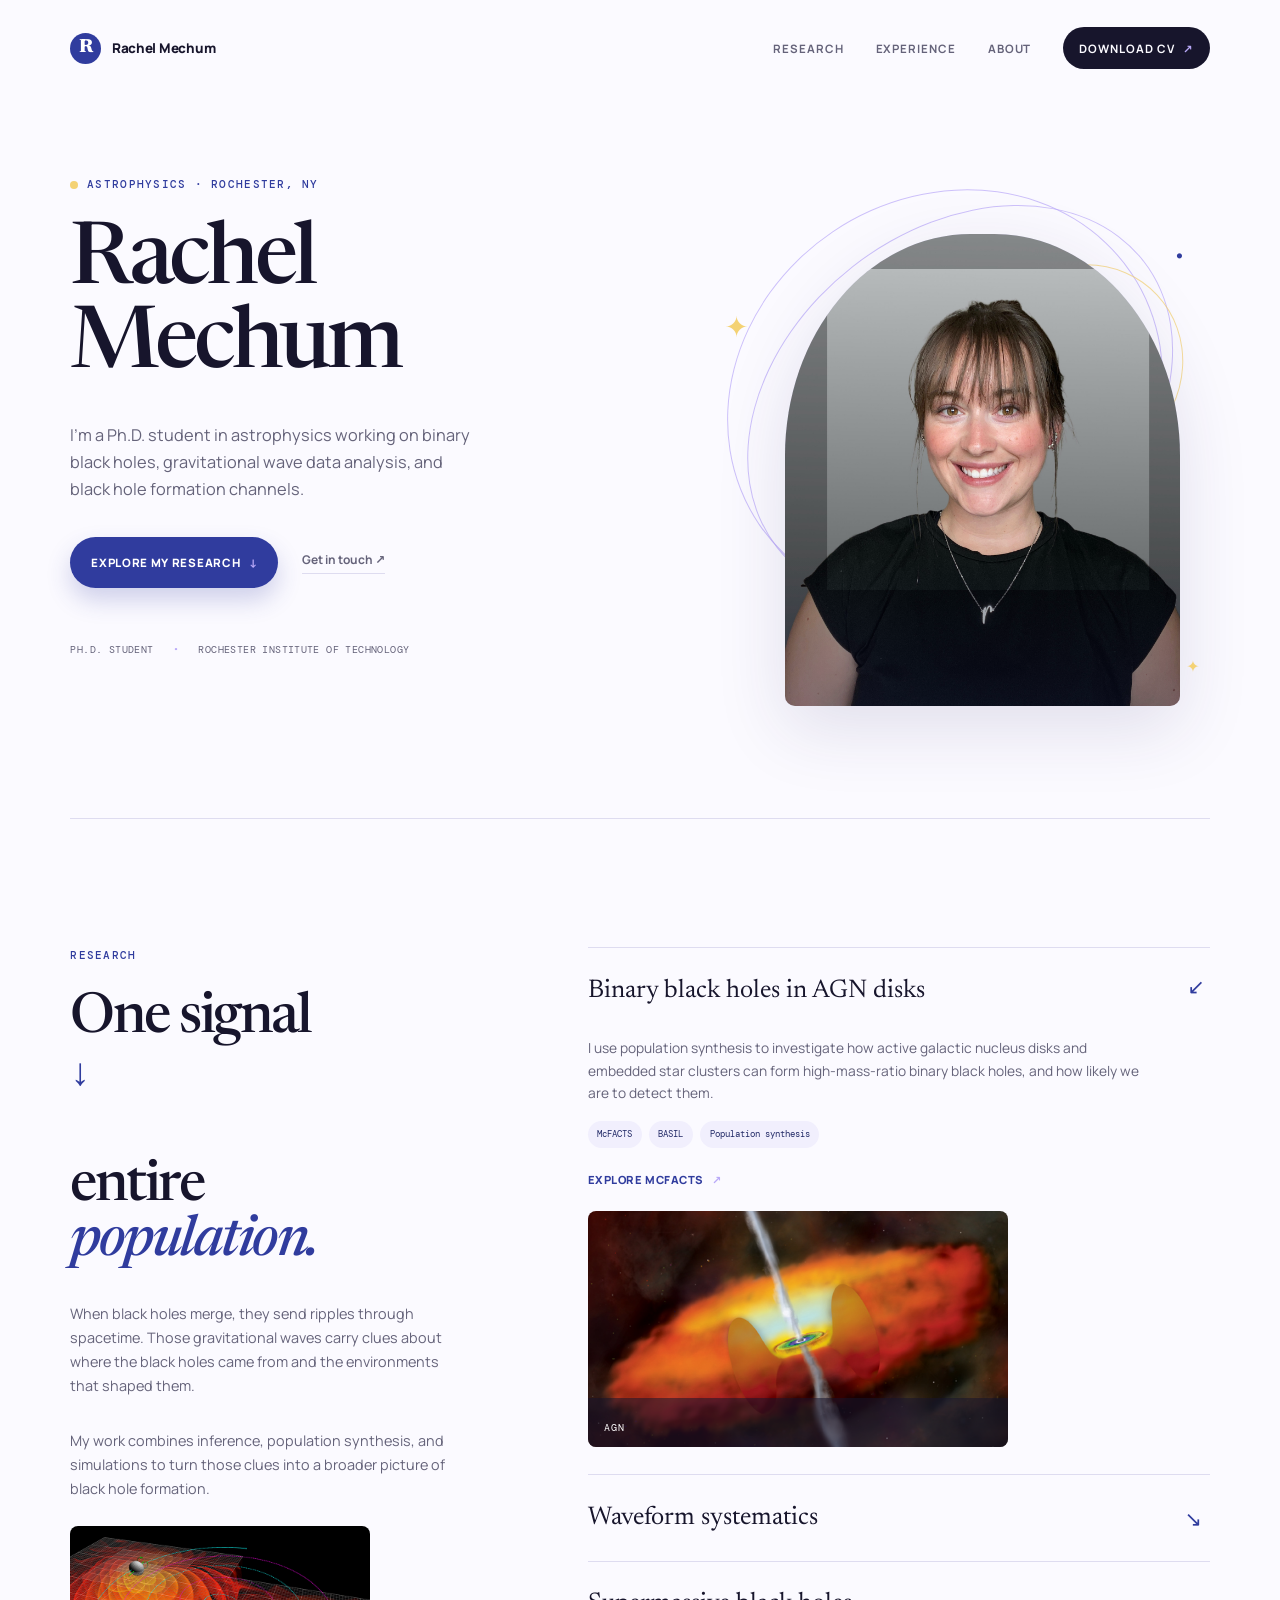
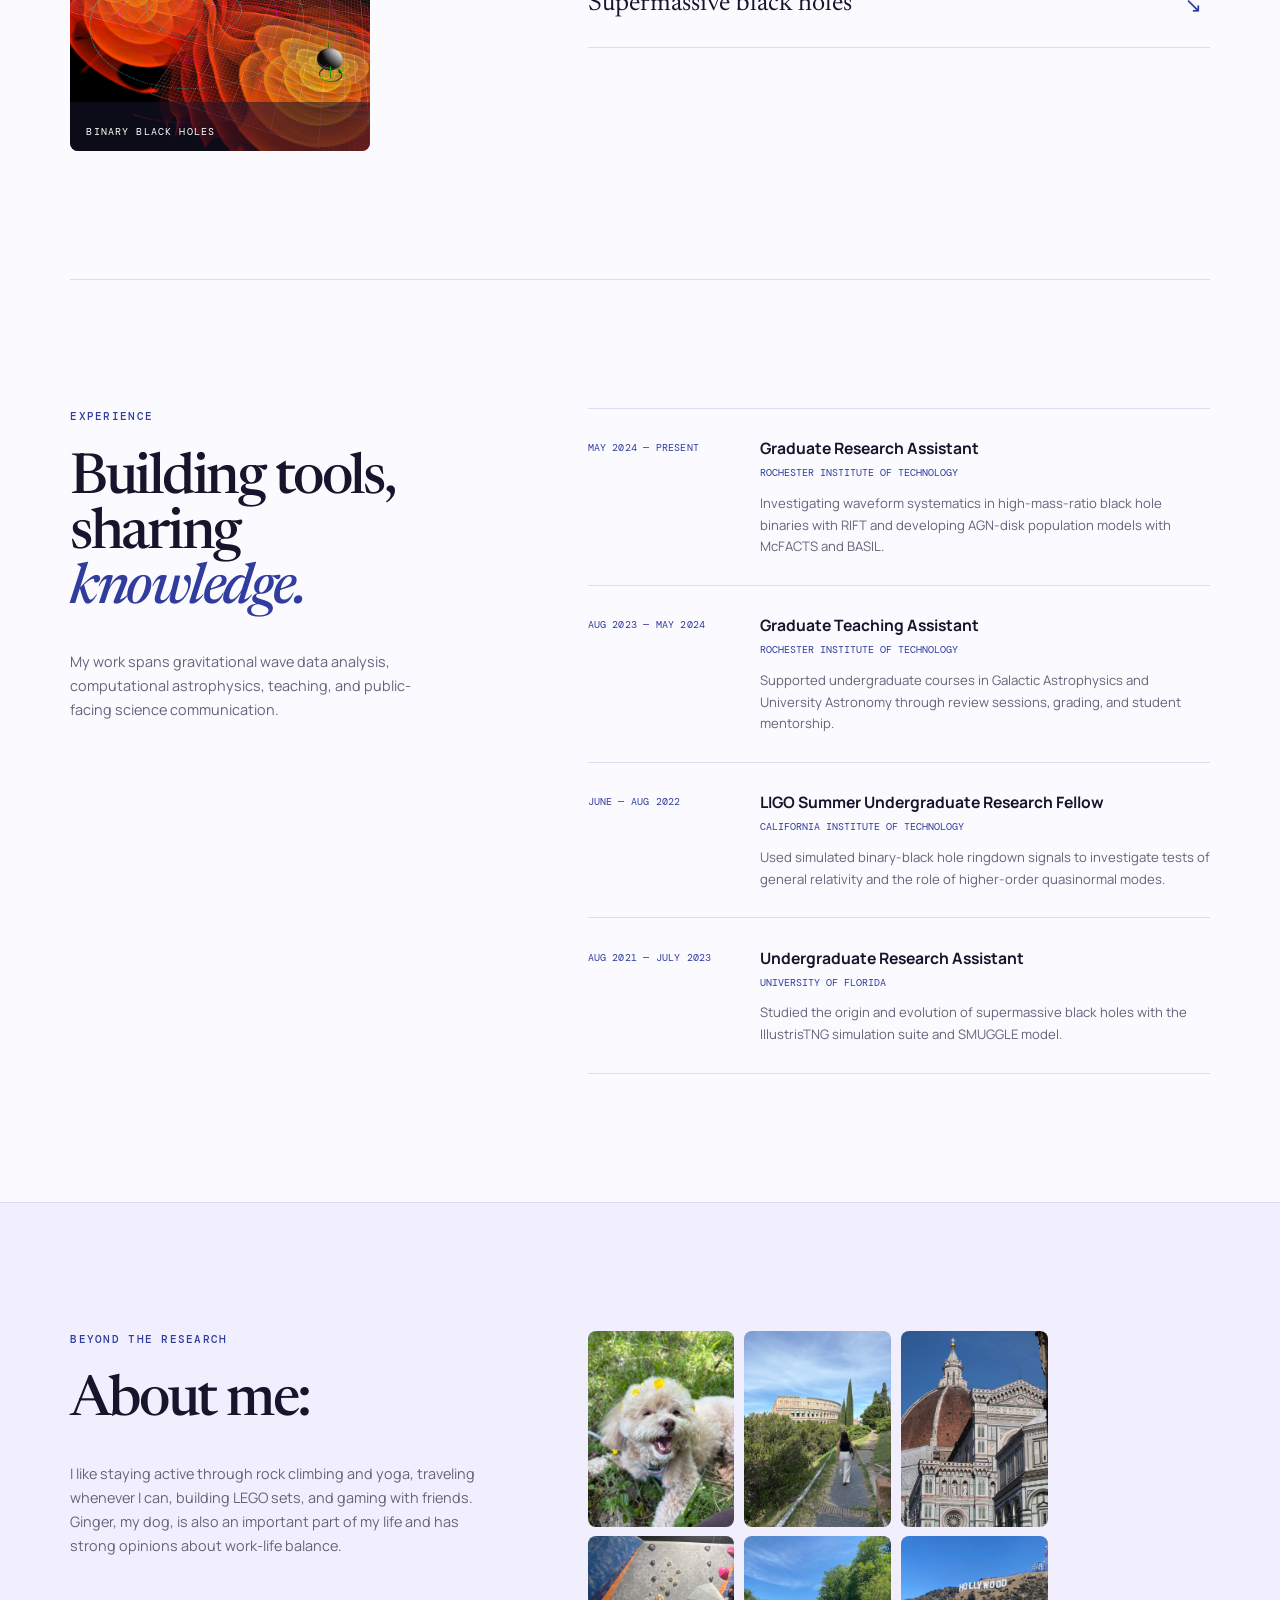
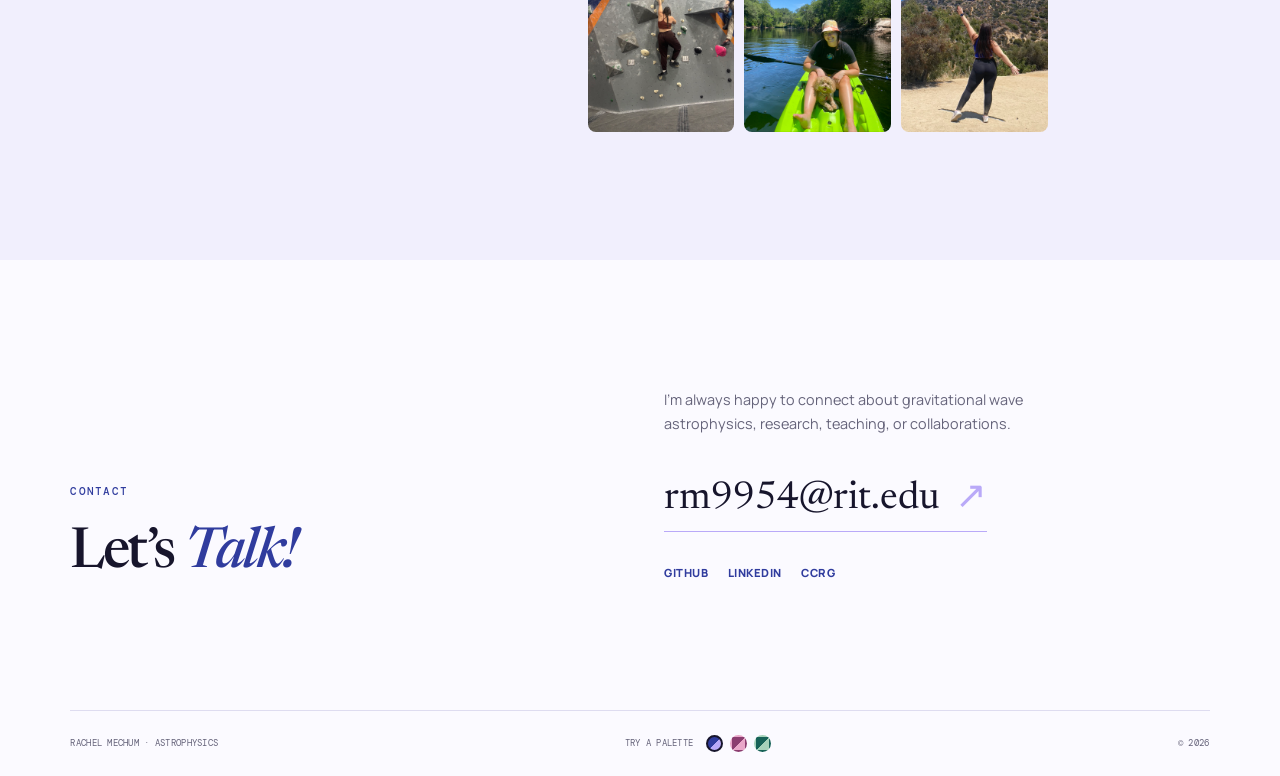
<file: index.html>
<!doctype html>
<html lang="en">
<head>
  <meta charset="utf-8">
  <meta name="viewport" content="width=device-width, initial-scale=1">
  <meta name="description" content="Rachel Mechum is a Ph.D. student studying binary black holes, gravitational waves, and black hole populations.">
  <title>Rachel Mechum | Astrophysics</title>
  <link rel="preconnect" href="https://fonts.googleapis.com">
  <link rel="preconnect" href="https://fonts.gstatic.com" crossorigin>
  <link href="https://fonts.googleapis.com/css2?family=DM+Mono:wght@400;500&family=Manrope:wght@400;500;600;700;800&family=Newsreader:opsz,wght@6..72,500;6..72,600&display=swap" rel="stylesheet">
  <link rel="stylesheet" href="styles.css">
</head>
<body>
  <div class="site-shell">
    <header class="site-header">
      <a class="wordmark" href="#top" aria-label="Rachel Mechum home">
        <span class="wordmark-mark">R</span>
        <span>Rachel Mechum</span>
      </a>
      <button class="menu-toggle" type="button" aria-expanded="false" aria-controls="site-nav">Menu</button>
      <nav class="site-nav" id="site-nav" aria-label="Primary navigation">
        <a href="#research">Research</a>
        <a href="#experience">Experience</a>
        <a href="#about">About</a>
        <a class="nav-button" href="assets/MechumRachel_CurriculumVitae.pdf" download>Download CV <span aria-hidden="true">↗</span></a>
      </nav>
    </header>

    <main id="top">
      <section class="hero section-grid" aria-labelledby="hero-title">
        <div class="hero-copy">
          <p class="eyebrow"><span class="eyebrow-dot"></span> Astrophysics · Rochester, NY</p>
          <h1 id="hero-title">Rachel Mechum</h1>
          <p class="hero-intro">I’m a Ph.D. student in astrophysics working on binary black holes, gravitational wave data analysis, and black hole formation channels.</p>
          <div class="hero-actions">
            <a class="button button-primary" href="#research">Explore my research <span aria-hidden="true">↓</span></a>
            <a class="text-link" href="mailto:rm9954@rit.edu">Get in touch <span aria-hidden="true">↗</span></a>
          </div>
          <div class="hero-meta">
            <span>Ph.D. student</span>
            <span>Rochester Institute of Technology</span>
          </div>
        </div>
        <div class="hero-visual">
          <div class="orbit orbit-one"></div>
          <div class="orbit orbit-two"></div>
          <div class="orbit orbit-three"></div>
          <div class="star star-one">✦</div>
          <div class="star star-two">✦</div>
          <div class="star star-three">·</div>
          <div class="portrait-frame">
            <img src="assets/rachel-mechum.jpg" alt="Rachel Mechum smiling in a black shirt">
          </div>
        </div>
      </section>

      <section class="research section-grid" id="research" aria-labelledby="research-title">
        <div class="section-intro">
          <p class="eyebrow">Research</p>
          <h2 id="research-title">One signal<br><span class="down-arrow" aria-hidden="true">↓</span><br>entire <em>population.</em></h2>
          <p>When black holes merge, they send ripples through spacetime. Those gravitational waves carry clues about where the black holes came from and the environments that shaped them.</p>
          <p>My work combines inference, population synthesis, and simulations to turn those clues into a broader picture of black hole formation.</p>
          <figure class="scattered-photo"><img src="assets/binary.jpg" alt="Merging binary black holes"><figcaption>Binary black holes</figcaption></figure>
        </div>
        <div class="research-cards">
          <details class="research-card" open>
            <summary><span class="card-title">Binary black holes in AGN disks</span><span class="card-icon" aria-hidden="true">↘</span></summary>
            <div class="card-content">
              <p>I use population synthesis to investigate how active galactic nucleus disks and embedded star clusters can form high-mass-ratio binary black holes, and how likely we are to detect them.</p>
              <div class="tag-list"><span>McFACTS</span><span>BASIL</span><span>Population synthesis</span></div>
              <a class="card-link" href="https://github.com/mcfacts/mcfacts" target="_blank" rel="noreferrer">Explore McFACTS <span aria-hidden="true">↗</span></a>
              <figure class="scattered-photo card-photo"><img src="assets/agn.jpg" alt="Active galactic nuclei in galaxy clusters"><figcaption>AGN</figcaption></figure>
            </div>
          </details>
          <details class="research-card">
            <summary><span class="card-title">Waveform systematics</span><span class="card-icon" aria-hidden="true">↘</span></summary>
            <div class="card-content">
              <p>I study how differences between waveform models affect the masses, spins, and other properties inferred from unequal-mass binary black hole mergers.</p>
              <div class="tag-list"><span>RIFT</span><span>Parameter inference</span><span>High mass ratios</span></div>
              <a class="card-link" href="https://github.com/oshaughn/research-projects-RIT" target="_blank" rel="noreferrer">Explore RIFT <span aria-hidden="true">↗</span></a>
              <figure class="scattered-photo card-photo"><img src="assets/ligo.jpg" alt="Aerial view of the LIGO Hanford detector"><figcaption>LIGO</figcaption></figure>
            </div>
          </details>
          <details class="research-card">
            <summary><span class="card-title">Supermassive black holes</span><span class="card-icon" aria-hidden="true">↘</span></summary>
            <div class="card-content">
              <p>My earlier work explored the origins of supermassive black holes and how their growth connects to galaxy formation and evolution in cosmological simulations.</p>
              <div class="tag-list"><span>IllustrisTNG</span><span>SMUGGLE</span><span>AREPO</span></div>
              <a class="card-link" href="https://ufdc.ufl.edu/aa00092749/00001" target="_blank" rel="noreferrer">Read my undergraduate thesis <span aria-hidden="true">↗</span></a>
              <figure class="scattered-photo card-photo"><img src="assets/smbh.jpg" alt="Simulation of a supermassive black hole"><figcaption>SMBHs</figcaption></figure>
            </div>
          </details>
        </div>
      </section>

      <section class="experience section-grid" id="experience" aria-labelledby="experience-title">
        <div class="section-intro">
          <p class="eyebrow">Experience</p>
          <h2 id="experience-title">Building tools,<br>sharing <em>knowledge.</em></h2>
          <p>My work spans gravitational wave data analysis, computational astrophysics, teaching, and public-facing science communication.</p>
        </div>
        <div class="timeline">
          <article class="timeline-item">
            <div class="timeline-date">May 2024 — present</div>
            <div><h3>Graduate Research Assistant</h3><p class="place">Rochester Institute of Technology</p><p>Investigating waveform systematics in high-mass-ratio black hole binaries with RIFT and developing AGN-disk population models with McFACTS and BASIL.</p></div>
          </article>
          <article class="timeline-item">
            <div class="timeline-date">Aug 2023 — May 2024</div>
            <div><h3>Graduate Teaching Assistant</h3><p class="place">Rochester Institute of Technology</p><p>Supported undergraduate courses in Galactic Astrophysics and University Astronomy through review sessions, grading, and student mentorship.</p></div>
          </article>
          <article class="timeline-item">
            <div class="timeline-date">June — Aug 2022</div>
            <div><h3>LIGO Summer Undergraduate Research Fellow</h3><p class="place">California Institute of Technology</p><p>Used simulated binary-black hole ringdown signals to investigate tests of general relativity and the role of higher-order quasinormal modes.</p></div>
          </article>
          <article class="timeline-item">
            <div class="timeline-date">Aug 2021 — July 2023</div>
            <div><h3>Undergraduate Research Assistant</h3><p class="place">University of Florida</p><p>Studied the origin and evolution of supermassive black holes with the IllustrisTNG simulation suite and SMUGGLE model.</p></div>
          </article>
        </div>
      </section>

      <section class="about section-grid" id="about" aria-labelledby="about-title">
        <div class="about-card">
          <p class="eyebrow">Beyond the research</p>
          <h2 id="about-title">About me:</h2>
          <p>I like staying active through rock climbing and yoga, traveling whenever I can, building LEGO sets, and gaming with friends. Ginger, my dog, is also an important part of my life and has strong opinions about work-life balance.</p>
        </div>
        <div class="about-notes">
          <div class="photo-gallery">
            <img class="gallery-photo" src="assets/ginger.jpg" alt="Ginger, Rachel's dog">
            <img class="gallery-photo" src="assets/colosseum.jpg" alt="The Colosseum">
            <img class="gallery-photo" src="assets/cathedral.jpg" alt="A cathedral">
            <img class="gallery-photo" src="assets/climbing.jpg" alt="Rachel rock climbing">
            <img class="gallery-photo" src="assets/kayak.jpg" alt="Kayaking on the water">
            <img class="gallery-photo" src="assets/hollywood.jpg" alt="Rachel at the Hollywood sign">
          </div>
        </div>
      </section>

      <section class="contact" id="contact" aria-labelledby="contact-title">
        <div><p class="eyebrow">Contact</p><h2 id="contact-title">Let’s <em>Talk!</em></h2></div>
        <div class="contact-right"><p>I’m always happy to connect about gravitational wave astrophysics, research, teaching, or collaborations.</p><a class="email-link" href="mailto:rm9954@rit.edu">rm9954@rit.edu <span aria-hidden="true">↗</span></a><div class="social-links"><a href="https://github.com/rachelmechum" target="_blank" rel="noreferrer">GitHub</a><a href="https://www.linkedin.com/in/rachel-mechum-astro/" target="_blank" rel="noreferrer">LinkedIn</a><a href="https://www.rit.edu/ccrg/contact" target="_blank" rel="noreferrer">CCRG</a></div></div>
      </section>
    </main>

    <footer class="site-footer"><span>Rachel Mechum · Astrophysics</span><div class="theme-picker" aria-label="Color theme"><span>Try a palette</span><button class="swatch swatch-cosmic active" type="button" data-theme="cosmic" aria-label="Cosmic blue and lavender" aria-pressed="true"></button><button class="swatch swatch-dusk" type="button" data-theme="dusk" aria-label="Dusk rose and violet" aria-pressed="false"></button><button class="swatch swatch-forest" type="button" data-theme="forest" aria-label="Forest and cream" aria-pressed="false"></button></div><span>© <span id="year"></span></span></footer>
  </div>
  <script src="script.js"></script>
</body>
</html>
</file>
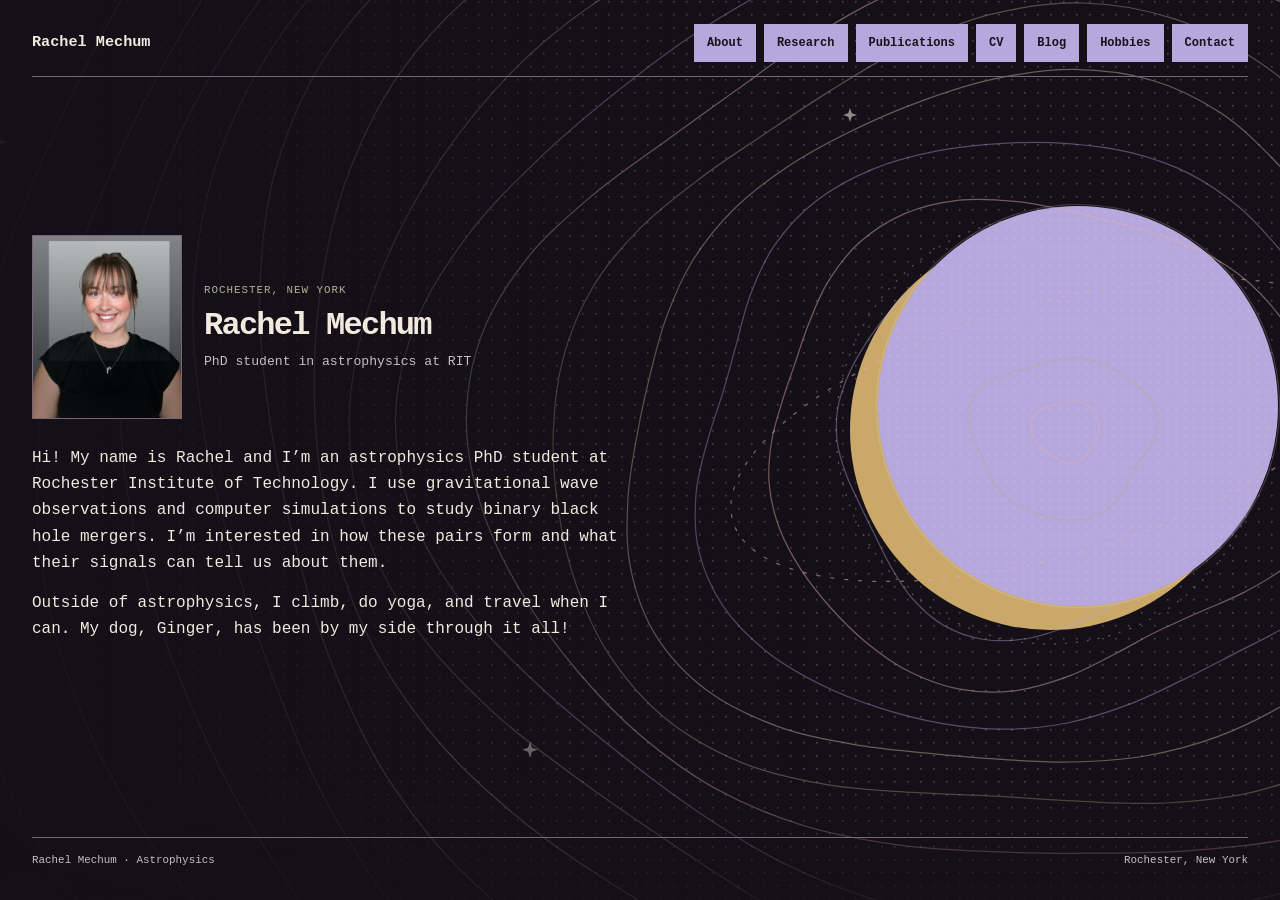
<file: preview/index.html>
<!doctype html>
<html lang="en">
<head>
  <meta charset="utf-8">
  <meta name="viewport" content="width=device-width, initial-scale=1">
  <meta name="description" content="Rachel Mechum, astrophysics PhD student at Rochester Institute of Technology.">
  <title>Rachel Mechum</title>
  <style>
    :root {
      color-scheme: dark;
      --bg: #151018;
      --panel: #211925;
      --ink: #f2e9df;
      --soft: #c9bdc8;
      --pink: #e2b2b4;
      --lavender: #b6a7dd;
      --sage: #aab394;
      --line: #77657b;
      --mono: "SFMono-Regular", Consolas, "Liberation Mono", monospace;
      --serif: Georgia, "Times New Roman", serif;
    }
    * { box-sizing: border-box; }
    html { scroll-behavior: smooth; }
    body {
      margin: 0;
      background: var(--bg);
      color: var(--ink);
      font: 16px/1.65 var(--mono);
    }
    .site {
      position: relative;
      z-index: 1;
      display: flex;
      flex-direction: column;
      width: min(100% - 64px, 1240px);
      min-height: 100vh;
      margin: 0 auto;
      padding: 24px 0 30px;
    }
    main { flex: 1 0 auto; }
    .topbar {
      display: flex;
      align-items: center;
      justify-content: space-between;
      gap: 24px;
      padding: 0 0 14px;
      border-bottom: 1px solid var(--line);
    }
    .wordmark {
      color: var(--ink);
      font-size: .95rem;
      font-weight: 600;
      text-decoration: none;
      white-space: nowrap;
    }
    nav { display: flex; flex-wrap: wrap; gap: 8px; }
    nav a, .button {
      display: inline-flex;
      align-items: center;
      justify-content: center;
      min-height: 38px;
      padding: 7px 12px;
      border: 1px solid var(--lavender);
      border-radius: 0;
      background: var(--lavender);
      color: #17121b;
      font: 600 .75rem/1.2 var(--mono);
      letter-spacing: 0;
      text-decoration: none;
      transition: background-color .16s ease, color .16s ease, border-color .16s ease;
    }
    nav a:hover, nav a[aria-current="page"], .button:hover {
      border-color: var(--pink);
      background: var(--pink);
      color: #17121b;
    }
    a { color: var(--pink); text-underline-offset: 3px; }
    a:hover { color: #fff0e7; }
    a:focus-visible, button:focus-visible { outline: 2px solid var(--pink); outline-offset: 3px; }
    .page { padding: 44px 0 34px; }
    .page[hidden] { display: none; }
    .home-grid {
      display: grid;
      grid-template-columns: minmax(0, .96fr) minmax(420px, 1.04fr);
      align-items: center;
      gap: clamp(28px, 5vw, 74px);
      min-height: min(72vh, 680px);
    }
    .person {
      display: grid;
      grid-template-columns: 150px minmax(0, 1fr);
      align-items: center;
      gap: 22px;
    }
    .portrait {
      display: block;
      width: 150px;
      height: 184px;
      object-fit: cover;
      object-position: center;
      border: 1px solid var(--line);
    }
    .location, .kicker {
      margin: 0 0 7px;
      color: var(--sage);
      font-size: .68rem;
      letter-spacing: .09em;
      text-transform: uppercase;
    }
    h1, h2, h3 { margin-top: 0; }
    h1 {
      margin-bottom: 7px;
      font: 600 clamp(1.55rem, 2.5vw, 2.2rem)/1.2 var(--mono);
      letter-spacing: -.055em;
    }
    .role { margin: 0; color: var(--soft); font-size: .82rem; line-height: 1.5; }
    .personal-copy { max-width: 610px; margin-top: 26px; }
    .personal-copy p { margin: 0 0 13px; }
    .personal-copy .work-line { color: var(--soft); }
    .hero-art { width: 100%; max-width: 610px; margin: 0 auto; }
    .hero-art svg { display: block; width: 100%; height: auto; overflow: visible; }
    .art-symbols { position: absolute; width: 0; height: 0; overflow: hidden; }
    .art-ink { fill: none; stroke: var(--lavender); stroke-width: 1.25; stroke-linecap: round; stroke-linejoin: round; }
    .art-ink-pink { stroke: var(--pink); }
    .art-ink-sage { stroke: var(--sage); }
    .art-drift { transform-box: fill-box; transform-origin: 50% 50%; animation: art-drift 56s ease-in-out infinite alternate; }
    @keyframes art-drift { from { transform: translate(0, 0) rotate(-.5deg); } to { transform: translate(-5px, 4px) rotate(.7deg) scale(1.015); } }
    .backdrop { position: fixed; inset: 0; z-index: 0; overflow: hidden; pointer-events: none; }
    .backdrop svg { display: block; height: auto; opacity: .26; position: absolute; right: 24px; top: 92px; width: min(400px, 34vw); }
    .backdrop-pages { display: none; }
    .backdrop-pages::after {
      content: "";
      position: absolute;
      inset: 0;
      background: linear-gradient(90deg, rgba(21, 16, 24, .95) 0%, rgba(21, 16, 24, .88) 42%, rgba(21, 16, 24, .6) 63%, rgba(21, 16, 24, .12) 81%, rgba(21, 16, 24, 0) 92%);
    }
    body:not(.on-home) .backdrop-pages { display: block; }
    .backdrop-pages svg { width: 100%; height: 100%; opacity: .9; right: auto; top: auto; }
    @media (max-width: 1099px) { .backdrop-pages { display: none !important; } }
    .backdrop-home { display: none; }
    .backdrop-home::after {
      content: "";
      position: absolute;
      inset: 0;
      background:
        linear-gradient(0deg, rgba(21, 16, 24, .8) 0%, rgba(21, 16, 24, 0) 14%),
        linear-gradient(90deg, rgba(21, 16, 24, .95) 0%, rgba(21, 16, 24, .74) 27%, rgba(21, 16, 24, .2) 48%, rgba(21, 16, 24, 0) 63%);
    }
    body.on-home .backdrop-home { display: block; }
    body.on-home .backdrop-home svg { width: 100%; height: 100%; opacity: 1; right: auto; top: auto; }
    @media (max-width: 1099px) { body.on-home .backdrop-home { display: none; } }
    @media (min-width: 1100px) {
      .home-grid { grid-template-columns: minmax(0, 680px); align-content: center; }
      .hero-art { display: none; }
    }
    .page-title { margin-bottom: 9px; font: 600 clamp(1.55rem, 2.5vw, 2.2rem)/1.2 var(--mono); letter-spacing: -.055em; }
    .page-intro { max-width: 790px; margin: 0 0 34px; color: var(--soft); }
    .project { max-width: 900px; padding: 23px 0 25px; border-top: 1px solid var(--line); }
    .project h2 { margin-bottom: 10px; font: 600 1rem/1.4 var(--mono); color: var(--pink); }
    .project p { max-width: 760px; margin: 0 0 13px; }
    .demo-link { display: inline-block; margin-top: 4px; }
    .agn-drawing { width: min(100%, 720px); margin: 20px 0 6px; }
    .agn-drawing svg { display: block; width: 100%; height: auto; }
    .caption { color: var(--soft); font-size: .7rem; }
    .disk-pair { transform-origin: 0 0; animation: diskOrbit 16s linear infinite; }
    .disk-ripple { transform-box: fill-box; transform-origin: center; animation: diskRipple 5s ease-out infinite; }
    .disk-ripple.delay { animation-delay: 2.4s; }
    @keyframes diskOrbit { to { transform: rotate(360deg); } }
    @keyframes diskRipple { 0% { opacity: .5; transform: scale(.35); } 85%, 100% { opacity: 0; transform: scale(1.5); } }
    .comic-grid { display: grid; grid-template-columns: repeat(3, minmax(0, 1fr)); gap: 20px 16px; max-width: 900px; margin: 24px 0 16px; }
    .comic-grid figure { margin: 0; }
    .comic-grid a { display: block; }
    .comic-grid img { display: block; width: 100%; height: auto; border: 1px solid var(--line); }
    .comic-grid a:hover img { border-color: var(--pink); }
    .comic-grid figcaption { margin-top: 7px; color: var(--soft); font-size: .68rem; line-height: 1.45; }
    .comic-grid figcaption span { display: block; color: var(--ink); }
    @media (max-width: 760px) { .comic-grid { grid-template-columns: repeat(2, minmax(0, 1fr)); gap: 16px 12px; } }
    .post-note { max-width: 720px; margin: 20px 0; padding: 0 0 18px; border-bottom: 1px solid var(--line); }
    .post-note h2 { margin: 0 0 6px; font: 500 1.1rem/1.4 var(--serif); color: var(--ink); }
    .post-list { max-width: 760px; margin: 4px 0 0; }
    .publication-group { max-width: 760px; margin: 32px 0 42px; }
    .publication-group > h2 { font: 600 1rem/1.4 var(--mono); }
    .publication-note { max-width: 760px; color: var(--soft); font-size: .78rem; }
    .publication-list { list-style: none; padding: 0; margin: 20px 0 0; }
    .publication-list li { padding: 24px 0; border-top: 1px solid var(--line); }
    .publication-list li:last-child { border-bottom: 1px solid var(--line); }
    .publication-list h3 { margin: 0 0 10px; font: 500 1.4rem/1.3 var(--serif); overflow-wrap: anywhere; }
    .publication-list h3 a { color: var(--ink); text-decoration: none; }
    .publication-list h3 a:hover { color: var(--pink); text-decoration: underline; }
    .publication-list p { margin: 6px 0 0; color: var(--soft); font-size: .8rem; }
    .publication-list strong { color: var(--lavender); }
    .publication-links { display: flex; flex-wrap: wrap; gap: 8px 18px; }
    .post-item { border-top: 1px solid var(--line); }
    .post-item:last-child { border-bottom: 1px solid var(--line); }
    .post-item a { display: block; padding: 26px 0 28px; color: var(--ink); text-decoration: none; }
    .post-kicker { display: block; margin: 0 0 8px; color: var(--soft); font: 600 .64rem/1 var(--mono); letter-spacing: .14em; text-transform: uppercase; }
    .post-item h2 { margin: 0 0 9px; font: 500 1.55rem/1.25 var(--serif); letter-spacing: -.01em; color: var(--ink); transition: color .16s ease; }
    .post-item a:hover h2 { color: var(--pink); text-decoration: underline; text-underline-offset: 5px; text-decoration-thickness: 1px; }
    .post-item p { margin: 0; max-width: 62ch; color: var(--soft); font-size: .9rem; line-height: 1.62; }
    .blog-post { max-width: 720px; }
    .back-link { display: inline-block; margin: 0 0 26px; color: var(--soft); font: 600 .68rem/1 var(--mono); letter-spacing: .1em; text-transform: uppercase; text-decoration: none; }
    .back-link:hover { color: var(--pink); }
    .blog-post h1 { margin: 0 0 22px; font: 500 clamp(1.75rem, 3.2vw, 2.35rem)/1.2 var(--serif); letter-spacing: -.015em; }
    .post-body { max-width: 640px; font: 1.05rem/1.75 var(--serif); }
    .post-body p { margin: 0 0 1.05em; }
    .post-body .comic-grid { margin: 1.5em 0 1.2em; }
    .post-end { max-width: 640px; margin: 38px 0 0; padding-top: 16px; border-top: 1px solid var(--line); }
    .post-end a { color: var(--soft); font: 600 .68rem/1 var(--mono); letter-spacing: .1em; text-transform: uppercase; text-decoration: none; }
    .post-end a:hover { color: var(--pink); }
    @media (max-width: 560px) { .post-item a { padding: 21px 0 23px; } .post-item h2 { font-size: 1.32rem; } }
    .photo-row { display: flex; flex-wrap: wrap; gap: 14px; margin: 22px 0 34px; }
    .photo-row figure { margin: 0; }
    .photo-row img { display: block; width: 156px; height: 156px; object-fit: cover; border: 1px solid var(--line); }
    .photo-row figcaption { margin-top: 5px; color: var(--soft); font-size: .68rem; }
    .about-layout { display: grid; grid-template-columns: minmax(0, 1fr) 320px; gap: clamp(28px, 5vw, 56px); align-items: start; max-width: 940px; }
    .about-photo { margin: 0; }
    .about-photo img { display: block; width: 100%; height: auto; border: 1px solid var(--line); }
    @media (max-width: 760px) { .about-layout { grid-template-columns: 1fr; } }
    .about-layout .page-intro { margin-bottom: 0; }
    .about-copy p { margin: 0 0 13px; }
    .about-copy p:last-child { margin-bottom: 0; }
    .gallery { column-count: 3; column-gap: 12px; margin-top: 26px; max-width: 900px; }
    .gallery figure { margin: 0 0 12px; break-inside: avoid; }
    .gallery img { display: block; width: 100%; height: auto; border: 1px solid var(--line); }
    .gallery figcaption { font: .64rem/1.4 var(--mono); letter-spacing: .06em; color: var(--muted); padding-top: 4px; }
    @media (max-width: 760px) { .gallery { column-count: 2; } }
    .contact-line { font-size: 1.1rem; }
    footer {
      display: flex;
      justify-content: space-between;
      gap: 16px;
      padding-top: 14px;
      border-top: 1px solid var(--line);
      color: var(--soft);
      font-size: .68rem;
    }
    @media (max-width: 850px) {
      .site { width: min(100% - 40px, 720px); }
      .home-grid { grid-template-columns: 1fr; gap: 18px; padding-top: 22px; }
      .hero-art { max-width: 500px; }
      .person { grid-template-columns: 120px 1fr; }
      .portrait { width: 120px; height: 150px; }
      nav { gap: 5px; }
      nav a { padding: 7px 9px; font-size: .66rem; }
    }
    @media (max-width: 560px) {
      .site { width: min(100% - 28px, 500px); padding-top: 15px; }
      .topbar { align-items: flex-start; flex-direction: column; gap: 12px; }
      nav { width: 100%; }
      .person { grid-template-columns: 94px 1fr; gap: 14px; }
      .portrait { width: 94px; height: 122px; }
      .role { font-size: .73rem; }
      .page { padding-top: 29px; }
      footer { flex-direction: column; }
    }
    @media (prefers-reduced-motion: reduce) {
      html { scroll-behavior: auto; }
      .disk-pair, .disk-ripple { animation: none !important; }
    }
  </style>
</head>
<body class="on-home">
  <div class="backdrop backdrop-home" aria-hidden="true"><svg viewBox="0 0 1600 900" preserveAspectRatio="xMidYMid slice"><use href="#retro-art-wide"/></svg></div>
  <div class="backdrop backdrop-pages" aria-hidden="true"><svg viewBox="0 0 1600 900" preserveAspectRatio="xMidYMid slice"><g transform="translate(250 -30) translate(1210 430) scale(.88) translate(-1210 -430)"><use href="#retro-art-wide"/></g></svg></div>

  <svg class="art-symbols" width="0" height="0" aria-hidden="true" focusable="false">
    <symbol id="retro-art" viewBox="0 0 620 500">
      <defs>
        <pattern id="art-dots" width="11" height="11" patternUnits="userSpaceOnUse">
          <circle cx="1.6" cy="1.6" r=".9" fill="#f2e9df" opacity=".5"/>
        </pattern>
        <pattern id="art-halftone" width="7" height="7" patternUnits="userSpaceOnUse">
          <circle cx="3.5" cy="3.5" r="1.35" fill="#f2e9df" opacity=".55"/>
        </pattern>
        <clipPath id="art-disc-clip"><circle cx="396" cy="212" r="128"/></clipPath>
        <radialGradient id="art-fade" cx="50%" cy="50%" r="50%">
          <stop offset="0" stop-color="#fff"/>
          <stop offset=".58" stop-color="#fff" stop-opacity=".85"/>
          <stop offset="1" stop-color="#fff" stop-opacity="0"/>
        </radialGradient>
        <mask id="art-fade-mask"><rect width="620" height="500" fill="url(#art-fade)"/></mask>
      </defs>
      <rect width="620" height="500" fill="url(#art-dots)" opacity=".6" mask="url(#art-fade-mask)"/>
      <circle cx="372" cy="232" r="128" fill="#c9a86a"/>
      <circle cx="396" cy="212" r="128" fill="#b6a7dd"/>
      <g clip-path="url(#art-disc-clip)">
        <rect x="268" y="84" width="256" height="256" fill="url(#art-halftone)" opacity=".2"/>
      </g>
      <circle cx="396" cy="212" r="129.2" fill="none" stroke="#f2e9df" stroke-width="1" opacity=".22"/>
      <circle cx="372" cy="232" r="138" fill="none" stroke="#aab394" stroke-width="1" stroke-dasharray="1.5 7" opacity=".5"/>
      <g class="art-drift">
        <path class="art-ink art-ink-sage" d="M746.0,238.9C749.3,263.0 749.9,289.4 743.8,313.6C737.6,337.7 725.2,362.8 709.3,384.0C693.5,405.3 671.1,424.5 648.9,441.0C626.6,457.5 601.0,471.1 575.6,483.2C550.3,495.4 524.0,505.9 496.7,514.1C469.3,522.3 440.8,529.2 411.7,532.3C382.7,535.5 352.0,535.9 322.5,533.1C293.1,530.3 263.2,523.8 235.1,515.5C207.0,507.2 179.4,496.1 153.9,483.3C128.3,470.4 103.1,455.7 81.8,438.6C60.6,421.5 40.3,401.7 26.3,380.5C12.3,359.3 2.4,334.9 -2.3,311.3C-7.0,287.7 -5.3,262.5 -2.0,238.9C1.3,215.2 9.3,192.1 17.5,169.5C25.7,146.8 35.1,124.7 47.0,103.0C58.9,81.2 71.7,58.7 89.0,39.1C106.3,19.4 127.0,-0.3 150.7,-15.2C174.5,-30.1 202.9,-42.2 231.4,-50.3C259.9,-58.3 291.4,-62.1 321.6,-63.5C351.8,-65.0 382.9,-63.1 412.7,-59.1C442.5,-55.0 472.6,-48.5 500.3,-39.2C528.0,-29.9 555.2,-17.6 578.8,-3.2C602.4,11.1 623.4,28.8 641.7,46.9C660.0,65.0 674.9,85.1 688.6,105.4C702.3,125.8 714.4,146.7 723.9,169.0C733.5,191.2 742.7,214.8 746.0,238.9Z" opacity="0.55"/>
        <path class="art-ink" d="M725.2,235.8C726.8,258.5 726.4,282.7 720.7,305.3C715.0,328.0 705.0,351.6 690.8,371.6C676.5,391.5 656.2,410.0 635.2,425.0C614.3,439.9 589.0,451.2 565.0,461.5C540.9,471.8 516.1,479.4 491.0,486.7C465.8,494.0 440.7,501.1 414.0,505.5C387.3,509.9 358.9,513.9 330.9,513.1C303.0,512.3 273.1,508.5 246.3,500.9C219.6,493.4 193.4,481.3 170.7,467.9C147.9,454.5 127.6,437.8 109.8,420.6C92.1,403.4 76.4,384.6 64.0,364.9C51.6,345.2 41.3,324.0 35.6,302.5C29.9,280.9 28.1,257.9 29.8,235.8C31.4,213.8 37.9,191.5 45.5,170.3C53.0,149.1 63.5,128.6 75.0,108.4C86.5,88.2 98.9,67.9 114.7,49.3C130.5,30.6 148.3,11.3 169.9,-3.4C191.5,-18.0 217.7,-31.1 244.4,-38.5C271.1,-46.0 301.8,-48.6 330.2,-48.3C358.6,-48.0 387.6,-42.5 414.8,-36.9C441.9,-31.2 467.8,-23.1 492.9,-14.4C518.1,-5.7 542.8,3.6 565.7,15.2C588.6,26.9 611.4,40.0 630.4,55.4C649.4,70.9 666.4,88.9 679.8,107.9C693.2,126.8 703.3,147.9 710.8,169.2C718.4,190.5 723.5,213.2 725.2,235.8Z" opacity="0.45"/>
        <path class="art-ink art-ink-pink" d="M707.5,232.1C706.1,253.4 700.7,275.1 693.5,295.5C686.2,316.0 676.6,336.4 664.1,354.8C651.5,373.1 636.0,390.9 618.2,405.6C600.4,420.2 579.0,432.5 557.4,442.6C535.7,452.6 512.1,459.5 488.6,465.9C465.1,472.3 441.3,477.2 416.5,481.0C391.7,484.8 365.8,488.6 339.6,488.7C313.5,488.7 284.9,487.3 259.6,481.1C234.3,474.9 208.5,464.3 187.7,451.4C166.9,438.6 149.5,421.0 135.0,403.9C120.5,386.8 110.3,367.6 100.7,349.0C91.1,330.3 83.4,311.6 77.3,292.1C71.3,272.6 65.8,252.5 64.4,232.1C63.0,211.7 64.0,190.0 69.1,169.7C74.1,149.3 83.3,128.7 94.6,109.9C105.9,91.1 120.6,73.1 136.9,56.8C153.1,40.5 171.4,24.8 192.0,12.0C212.7,-0.7 236.1,-12.6 260.5,-19.6C285.0,-26.7 312.9,-30.4 339.0,-30.3C365.1,-30.3 392.4,-25.0 417.1,-19.2C441.9,-13.4 465.0,-4.0 487.7,4.6C510.3,13.1 531.6,22.0 553.0,32.0C574.5,42.1 596.8,51.7 616.3,64.7C635.8,77.6 655.9,92.5 670.1,109.7C684.3,126.8 695.5,147.4 701.7,167.8C708.0,188.2 708.9,210.8 707.5,232.1Z" opacity="0.5"/>
        <path class="art-ink" d="M689.6,228.3C686.7,248.1 677.3,268.1 668.1,286.3C659.0,304.4 646.9,321.1 634.9,337.3C622.9,353.4 610.6,369.0 596.1,383.2C581.5,397.5 565.9,411.6 547.7,422.7C529.5,433.9 508.6,443.4 487.0,450.1C465.5,456.8 441.8,460.6 418.4,463.1C394.9,465.5 370.6,465.9 346.6,464.5C322.6,463.1 297.5,460.7 274.4,454.8C251.3,449.0 227.5,440.7 208.1,429.5C188.8,418.3 171.6,403.0 158.4,387.4C145.3,371.8 136.9,353.2 129.2,335.8C121.4,318.3 117.1,300.6 112.0,282.7C106.9,264.8 101.6,247.2 98.6,228.3C95.7,209.5 92.2,189.3 94.3,169.8C96.5,150.3 101.7,129.1 111.6,111.2C121.5,93.2 137.0,76.1 153.7,62.1C170.4,48.1 191.3,36.8 212.0,27.2C232.6,17.6 254.9,10.2 277.5,4.7C300.0,-0.8 323.7,-4.8 347.1,-5.8C370.5,-6.9 395.0,-5.4 417.8,-1.7C440.7,2.0 463.0,9.0 484.0,16.4C505.0,23.8 524.4,33.1 543.9,42.6C563.3,52.1 582.7,61.7 600.8,73.6C618.9,85.5 638.3,98.4 652.5,114.0C666.6,129.6 679.6,148.4 685.8,167.5C692.0,186.5 692.6,208.5 689.6,228.3Z" opacity="0.45"/>
        <path class="art-ink art-ink-sage" d="M663.2,225.2C661.1,243.3 653.0,262.0 644.3,278.4C635.5,294.7 622.2,309.3 610.5,323.4C598.7,337.5 586.5,350.0 573.7,363.0C560.9,376.0 548.9,389.5 533.6,401.2C518.3,412.8 501.3,425.0 482.0,432.9C462.7,440.7 439.9,446.3 417.9,448.2C396.0,450.2 372.2,448.0 350.5,444.6C328.7,441.2 307.3,434.9 287.4,427.9C267.4,421.0 248.1,412.8 230.7,402.9C213.4,393.0 196.7,381.7 183.4,368.7C170.1,355.7 159.3,340.4 150.9,325.0C142.6,309.5 137.9,292.7 133.4,276.1C128.9,259.4 126.1,242.7 124.0,225.2C121.9,207.8 119.2,189.6 120.7,171.5C122.2,153.4 124.8,133.4 133.0,116.5C141.3,99.6 154.4,82.6 170.1,70.0C185.9,57.4 207.2,48.1 227.3,41.0C247.4,34.0 269.8,31.0 290.8,27.7C311.7,24.4 332.2,22.7 352.9,21.3C373.7,19.9 394.5,18.3 415.5,19.2C436.4,20.2 458.3,22.1 478.6,26.8C498.8,31.6 519.0,39.0 537.0,47.8C555.1,56.7 571.8,67.9 587.0,80.0C602.3,92.2 616.7,105.7 628.4,120.7C640.0,135.6 651.1,152.5 656.9,169.9C662.7,187.3 665.3,207.2 663.2,225.2Z" opacity="0.55"/>
        <path class="art-ink" d="M625.5,223.4C624.8,239.5 621.7,256.2 615.8,271.2C610.0,286.3 600.5,300.6 590.6,313.6C580.6,326.7 568.4,338.0 556.3,349.4C544.1,360.8 531.9,371.7 517.8,382.1C503.6,392.4 488.8,403.7 471.4,411.6C454.1,419.4 433.7,426.7 413.7,429.1C393.7,431.5 371.1,430.1 351.4,426.2C331.8,422.4 312.8,413.8 295.8,405.9C278.8,397.9 264.3,387.8 249.7,378.4C235.1,368.9 221.4,359.7 208.3,349.1C195.3,338.4 181.9,327.4 171.6,314.5C161.3,301.6 152.2,286.8 146.6,271.6C141.0,256.4 138.5,239.6 137.7,223.4C137.0,207.1 138.8,190.3 142.3,174.2C145.8,158.0 150.6,141.3 158.7,126.4C166.9,111.6 177.5,96.4 191.2,84.9C204.9,73.4 222.8,63.8 240.7,57.4C258.6,50.9 279.4,48.5 298.5,46.2C317.5,43.8 336.3,44.3 354.9,43.4C373.5,42.5 391.2,41.2 410.2,40.9C429.2,40.5 449.3,38.9 468.8,41.2C488.2,43.5 509.3,47.3 526.8,54.7C544.2,62.0 560.6,73.2 573.4,85.4C586.2,97.6 595.7,112.9 603.4,127.8C611.2,142.7 616.5,158.8 620.2,174.7C623.8,190.7 626.2,207.3 625.5,223.4Z" opacity="0.45"/>
        <path class="art-ink art-ink-pink" d="M584.6,223.1C583.9,237.1 583.8,251.0 581.2,264.7C578.5,278.5 575.2,292.8 568.7,305.5C562.1,318.3 552.7,330.6 541.8,341.2C530.9,351.8 517.2,360.8 503.2,369.0C489.1,377.2 473.7,384.4 457.5,390.2C441.2,396.0 423.5,401.5 405.7,403.8C387.9,406.1 368.2,406.6 350.7,403.9C333.2,401.2 315.7,394.7 300.7,387.7C285.7,380.6 273.3,370.4 261.0,361.4C248.7,352.4 238.3,343.1 226.8,333.6C215.2,324.2 202.7,315.5 191.8,304.5C180.8,293.5 168.5,281.4 161.2,267.8C153.9,254.3 148.7,238.1 148.0,223.1C147.3,208.1 151.6,191.9 157.3,177.8C162.9,163.6 172.5,150.3 182.1,138.2C191.7,126.1 202.8,115.0 215.0,105.3C227.2,95.5 240.6,86.4 255.2,79.5C269.8,72.6 286.4,67.4 302.7,63.9C319.0,60.4 336.3,59.5 353.1,58.4C369.9,57.4 386.3,57.5 403.3,57.6C420.4,57.7 437.9,57.0 455.5,58.9C473.1,60.7 492.7,62.7 509.0,68.7C525.3,74.8 542.0,83.9 553.5,95.1C565.1,106.2 573.1,121.4 578.3,135.7C583.6,149.9 584.1,165.8 585.1,180.4C586.1,195.0 585.2,209.0 584.6,223.1Z" opacity="0.5"/>
        <path class="art-ink" d="M550.9,224.4C549.6,236.7 548.6,248.0 547.1,260.2C545.5,272.4 545.5,285.2 541.6,297.3C537.7,309.5 532.5,322.7 523.6,333.0C514.8,343.4 502.0,352.7 488.5,359.4C475.1,366.1 458.6,370.0 443.2,373.2C427.7,376.3 411.5,377.5 395.9,378.2C380.2,378.9 364.5,379.1 349.4,377.5C334.3,376.0 318.9,373.4 305.1,368.9C291.4,364.3 278.5,357.6 267.0,350.3C255.4,343.1 245.8,334.2 235.8,325.3C225.8,316.5 216.4,307.5 207.1,297.3C197.9,287.1 187.3,276.5 180.3,264.3C173.3,252.2 166.4,237.9 165.1,224.4C163.8,210.9 166.7,195.8 172.5,183.4C178.3,171.0 189.6,159.7 200.0,150.0C210.4,140.4 223.3,133.1 234.8,125.5C246.4,117.9 257.4,111.2 269.4,104.4C281.3,97.7 293.0,90.5 306.3,85.1C319.7,79.7 334.4,74.8 349.4,72.2C364.3,69.6 380.5,68.9 395.9,69.5C411.3,70.0 426.9,72.3 441.9,75.5C457.0,78.7 472.4,82.7 486.1,88.8C499.9,94.9 514.1,102.5 524.6,112.2C535.0,121.8 543.7,134.3 548.7,146.7C553.8,159.1 554.5,173.6 554.9,186.6C555.2,199.5 552.2,212.1 550.9,224.4Z" opacity="0.45"/>
        <path class="art-ink art-ink-sage" d="M526.2,227.1C525.5,237.9 523.1,248.1 521.1,258.7C519.0,269.2 517.4,279.7 513.8,290.3C510.2,300.8 506.5,312.4 499.2,321.9C491.9,331.4 481.8,341.0 470.2,347.2C458.5,353.3 443.1,357.0 429.2,358.8C415.2,360.7 400.1,359.1 386.5,358.3C372.9,357.4 360.4,355.2 347.8,353.7C335.1,352.1 322.9,351.3 310.5,349.0C298.1,346.7 285.0,344.5 273.3,339.9C261.7,335.2 250.2,328.8 240.8,321.1C231.3,313.4 223.4,303.7 216.5,293.8C209.7,284.0 204.0,273.0 199.7,261.9C195.4,250.8 191.5,238.8 190.7,227.1C190.0,215.5 191.0,202.8 195.3,192.1C199.7,181.4 207.9,171.1 216.7,162.8C225.5,154.5 237.6,148.4 248.1,142.3C258.6,136.2 269.2,131.7 279.6,126.0C289.9,120.3 299.1,113.9 310.2,108.1C321.3,102.2 333.1,94.9 346.1,90.8C359.1,86.6 374.3,83.3 388.2,83.4C402.1,83.4 416.8,86.6 429.4,91.0C442.1,95.4 453.5,102.6 463.9,109.7C474.3,116.8 483.6,125.0 491.9,133.7C500.2,142.4 508.0,151.8 513.6,161.9C519.2,171.9 523.4,183.2 525.5,194.1C527.6,204.9 527.0,216.4 526.2,227.1Z" opacity="0.55"/>
        <path class="art-ink" d="M504.0,230.7C505.2,240.1 504.4,250.0 502.2,259.2C500.0,268.3 495.7,277.2 490.9,285.6C486.0,294.1 480.2,302.3 473.1,309.8C466.0,317.2 457.7,324.8 448.0,330.2C438.3,335.6 426.4,340.1 414.9,342.3C403.4,344.5 390.5,344.0 379.1,343.2C367.6,342.5 356.9,339.5 346.4,337.7C335.8,335.9 326.3,334.3 315.8,332.7C305.2,331.0 293.8,330.6 282.8,327.6C271.9,324.7 259.5,321.2 250.1,315.1C240.7,309.0 232.1,300.3 226.7,291.2C221.2,282.2 218.8,271.0 217.4,260.9C216.0,250.8 217.1,240.4 218.3,230.7C219.5,221.0 221.5,211.6 224.8,202.8C228.1,194.0 232.2,185.3 237.9,177.7C243.6,170.1 251.3,163.3 259.3,157.4C267.2,151.4 276.6,146.9 285.7,142.0C294.8,137.1 303.8,132.7 313.6,127.9C323.4,123.2 333.4,117.4 344.6,113.6C355.8,109.8 368.7,105.5 380.8,105.0C392.9,104.4 406.3,106.1 417.1,110.2C427.8,114.3 437.3,122.1 445.1,129.4C452.9,136.7 458.2,146.0 463.9,154.1C469.7,162.3 474.5,170.1 479.6,178.3C484.8,186.4 490.7,194.3 494.8,203.1C498.8,211.8 502.8,221.4 504.0,230.7Z" opacity="0.45"/>
        <path class="art-ink art-ink-pink" d="M479.7,234.6C482.4,242.4 484.3,251.5 483.0,259.4C481.7,267.3 477.3,275.4 472.0,282.1C466.7,288.7 458.6,294.2 451.1,299.2C443.6,304.3 435.2,308.4 426.9,312.3C418.7,316.1 410.2,319.9 401.4,322.5C392.5,325.2 383.1,327.3 374.0,328.1C364.8,328.9 355.4,328.2 346.5,327.2C337.6,326.3 329.3,324.2 320.6,322.3C311.9,320.4 303.2,318.7 294.2,315.9C285.2,313.0 275.0,310.2 266.9,305.2C258.7,300.2 250.2,293.5 245.3,285.9C240.4,278.4 238.0,268.6 237.6,260.0C237.3,251.5 240.6,242.4 243.3,234.6C245.9,226.7 250.2,219.9 253.4,213.0C256.7,206.1 259.2,199.8 262.6,193.2C266.1,186.6 269.1,179.6 274.1,173.4C279.1,167.2 285.4,161.1 292.6,156.2C299.9,151.2 308.7,147.3 317.5,143.9C326.3,140.5 335.9,137.9 345.5,136.0C355.0,134.0 365.2,132.1 375.0,132.1C384.9,132.1 395.5,132.9 404.5,135.8C413.4,138.8 422.0,144.2 428.5,150.0C435.1,155.9 439.5,164.0 443.9,171.0C448.2,178.1 450.8,185.4 454.6,192.2C458.5,199.1 463.0,205.2 467.2,212.3C471.4,219.3 477.1,226.7 479.7,234.6Z" opacity="0.5"/>
        <path class="art-ink" d="M456.0,237.9C458.0,244.2 460.4,251.3 459.8,257.8C459.2,264.2 456.6,271.2 452.3,276.6C448.0,281.9 440.6,286.3 433.9,289.8C427.1,293.3 418.8,295.1 411.8,297.4C404.7,299.7 398.1,301.4 391.4,303.6C384.7,305.9 378.5,308.8 371.6,310.8C364.6,312.8 357.1,315.1 349.7,315.7C342.3,316.2 334.3,315.6 327.1,313.9C319.9,312.3 312.9,309.2 306.4,305.8C299.8,302.4 293.5,298.2 287.9,293.5C282.3,288.7 276.5,283.3 272.7,277.4C268.9,271.4 265.9,264.3 265.1,257.8C264.3,251.2 266.0,244.0 268.0,237.9C270.0,231.8 274.3,226.4 277.3,221.1C280.2,215.8 283.2,211.4 285.9,206.2C288.5,201.0 290.0,195.3 293.2,189.7C296.3,184.1 299.7,177.5 305.0,172.6C310.3,167.7 317.5,163.0 324.8,160.2C332.1,157.5 341.0,156.4 348.9,156.1C356.8,155.8 364.9,157.1 372.3,158.4C379.8,159.7 387.0,161.5 393.8,163.9C400.6,166.3 407.4,169.1 413.2,172.8C419.0,176.6 424.3,181.4 428.6,186.4C432.9,191.4 436.0,197.3 439.1,202.9C442.3,208.5 444.8,214.1 447.6,219.9C450.4,225.8 454.0,231.6 456.0,237.9Z" opacity="0.45"/>
        <path class="art-ink art-ink-sage" d="M436.7,240.2C437.0,245.0 437.1,249.8 436.0,254.5C435.0,259.1 433.5,264.1 430.6,268.1C427.6,272.2 423.2,276.0 418.5,278.8C413.8,281.6 407.7,283.3 402.4,285.0C397.1,286.6 391.8,287.3 386.7,288.8C381.7,290.3 377.3,292.1 372.2,293.9C367.1,295.7 361.7,298.6 355.9,299.8C350.2,301.0 343.4,302.1 337.6,301.2C331.8,300.3 325.8,297.6 321.2,294.4C316.5,291.2 312.9,286.2 309.8,281.8C306.7,277.4 304.6,272.4 302.5,267.8C300.5,263.1 298.7,258.6 297.6,254.0C296.5,249.4 295.8,244.7 296.2,240.2C296.5,235.8 298.0,231.4 299.6,227.3C301.3,223.2 303.9,219.5 306.2,215.6C308.5,211.7 310.6,207.9 313.4,203.8C316.1,199.7 318.7,194.8 322.6,190.9C326.5,187.0 331.5,182.6 336.9,180.2C342.3,177.9 349.3,176.6 355.2,176.6C361.2,176.7 367.5,178.9 372.9,180.7C378.2,182.6 382.8,185.6 387.4,187.9C392.1,190.2 396.4,192.1 401.0,194.4C405.6,196.7 410.6,198.7 415.0,201.7C419.3,204.7 423.7,208.3 426.9,212.4C430.1,216.4 432.4,221.2 434.0,225.9C435.6,230.5 436.3,235.4 436.7,240.2Z" opacity="0.55"/>
        <path class="art-ink" d="M420.5,241.0C419.9,244.3 418.1,247.4 416.5,250.3C414.9,253.2 412.9,255.8 410.9,258.4C408.9,260.9 406.8,263.5 404.2,265.7C401.7,268.0 398.7,270.1 395.6,271.8C392.5,273.4 388.9,274.6 385.5,275.7C382.1,276.9 378.8,277.7 375.2,278.7C371.6,279.7 368.0,281.0 364.1,281.6C360.2,282.2 355.7,283.1 351.7,282.6C347.7,282.1 343.2,280.7 340.0,278.5C336.8,276.3 334.3,272.6 332.6,269.3C330.9,266.0 330.5,262.0 329.8,258.7C329.1,255.4 328.9,252.4 328.3,249.5C327.7,246.5 326.6,243.9 326.0,241.0C325.4,238.1 324.6,235.0 324.8,232.0C325.0,229.0 325.8,225.9 327.3,223.0C328.7,220.2 331.1,217.5 333.6,214.9C336.0,212.4 338.9,210.0 342.0,207.8C345.0,205.6 348.4,203.2 352.0,201.7C355.7,200.2 359.9,198.9 363.8,198.7C367.7,198.5 371.9,199.4 375.5,200.6C379.1,201.8 382.1,204.1 385.2,205.8C388.2,207.6 390.6,209.5 393.6,211.1C396.6,212.7 399.9,213.8 403.2,215.6C406.5,217.4 410.6,219.2 413.4,221.7C416.2,224.2 418.8,227.5 420.0,230.8C421.2,234.0 421.1,237.7 420.5,241.0Z" opacity="0.45"/>
        <path class="art-ink art-ink-pink" d="M404.4,240.2C404.0,241.9 402.5,243.7 401.3,245.2C400.1,246.7 398.3,247.9 397.0,249.2C395.6,250.4 394.5,251.6 393.3,252.9C392.1,254.2 391.1,255.7 389.7,257.1C388.4,258.4 386.8,259.9 385.0,260.9C383.2,261.9 381.0,262.6 379.0,263.1C376.9,263.5 374.7,263.5 372.5,263.4C370.4,263.3 368.1,263.0 366.1,262.4C364.0,261.9 361.7,261.1 360.0,259.9C358.2,258.8 356.6,257.1 355.5,255.4C354.5,253.8 354.0,251.6 353.6,249.9C353.3,248.1 353.5,246.3 353.3,244.7C353.1,243.1 352.8,241.7 352.4,240.2C352.0,238.6 351.1,237.0 350.8,235.2C350.6,233.4 350.3,231.4 350.9,229.6C351.5,227.8 352.8,226.0 354.3,224.6C355.9,223.2 358.2,222.2 360.2,221.4C362.2,220.5 364.5,220.0 366.5,219.5C368.6,219.0 370.6,218.6 372.7,218.4C374.7,218.2 376.8,218.1 378.8,218.3C380.7,218.6 382.7,219.2 384.5,220.0C386.3,220.7 387.9,221.8 389.5,222.9C391.2,223.9 392.8,224.9 394.4,226.0C396.1,227.1 398.1,228.2 399.7,229.6C401.2,231.0 403.0,232.7 403.8,234.5C404.6,236.2 404.8,238.4 404.4,240.2Z" opacity="0.5"/>
      </g>
      <ellipse class="art-ink art-ink-pink" cx="372" cy="232" rx="214" ry="82" transform="rotate(-18 372 232)" stroke-dasharray="2 9" opacity=".6"/>
      <g fill="#f2e9df" opacity=".85">
        <path d="M92 92l2.2 6.4 6.4 2.2-6.4 2.2-2.2 6.4-2.2-6.4-6.4-2.2 6.4-2.2z"/>
        <path d="M536 372l1.8 5.2 5.2 1.8-5.2 1.8-1.8 5.2-1.8-5.2-5.2-1.8 5.2-1.8z" opacity=".8"/>
        <circle cx="556" cy="96" r="2.4" opacity=".8"/>
      </g>
      <g class="art-ink art-ink-sage" opacity=".45">
        <path d="M64 424h22M75 413v22"/>
        <path d="M548 448h18M557 439v18"/>
      </g>
    </symbol>
  </svg>

  <svg class="art-symbols" width="0" height="0" aria-hidden="true" focusable="false">
    <symbol id="retro-art-wide" viewBox="0 0 1600 900">
      <defs>
        <pattern id="wide-dots" width="13" height="13" patternUnits="userSpaceOnUse">
          <circle cx="1.8" cy="1.8" r=".95" fill="#f2e9df" opacity=".42"/>
        </pattern>
        <pattern id="wide-halftone" width="9" height="9" patternUnits="userSpaceOnUse">
          <circle cx="4.5" cy="4.5" r="1.7" fill="#f2e9df" opacity=".5"/>
        </pattern>
        <clipPath id="wide-disc-clip"><circle cx="1238" cy="406" r="200"/></clipPath>
      </defs>
      <rect width="1600" height="900" fill="url(#wide-dots)" opacity=".55"/>
      <circle cx="1210" cy="430" r="200" fill="#c9a86a"/>
      <circle cx="1238" cy="406" r="200" fill="#b6a7dd"/>
      <g clip-path="url(#wide-disc-clip)">
        <rect x="1038" y="206" width="400" height="400" fill="url(#wide-halftone)" opacity=".18"/>
      </g>
      <circle cx="1238" cy="406" r="201.5" fill="none" stroke="#f2e9df" stroke-width="1.2" opacity=".2"/>
      <circle cx="1210" cy="430" r="214" fill="none" stroke="#aab394" stroke-width="1.2" stroke-dasharray="2 9" opacity=".45"/>
      <g class="art-drift">
        <path class="art-ink art-ink-sage" d="M2308.6,439.9C2315.6,495.3 2317.7,553.6 2309.4,609.8C2301.0,666.0 2284.0,724.0 2258.6,777.0C2233.2,830.0 2197.2,881.8 2157.1,927.9C2117.0,974.1 2068.0,1016.2 2018.0,1054.1C1967.9,1091.9 1912.7,1124.9 1856.9,1155.0C1801.1,1185.0 1743.0,1211.3 1683.4,1234.1C1623.8,1257.0 1562.3,1277.1 1499.3,1292.1C1436.2,1307.2 1370.7,1318.8 1305.0,1324.2C1239.3,1329.7 1171.3,1330.0 1105.1,1324.8C1038.8,1319.7 971.8,1308.4 907.5,1293.2C843.1,1278.0 779.7,1257.4 719.0,1233.7C658.2,1210.1 598.9,1182.4 543.1,1151.3C487.3,1120.2 432.8,1085.6 384.2,1046.9C335.7,1008.2 289.3,965.4 251.9,919.2C214.5,872.9 182.3,821.8 159.7,769.6C137.2,717.4 123.3,661.0 116.8,606.1C110.3,551.1 113.7,494.4 120.6,439.9C127.6,385.4 142.4,331.5 158.6,278.8C174.9,226.2 195.3,174.8 218.3,124.1C241.4,73.3 266.4,22.8 296.9,-25.9C327.3,-74.5 360.8,-123.5 401.0,-167.9C441.3,-212.2 487.1,-255.6 538.3,-292.0C589.5,-328.3 647.7,-360.8 708.1,-386.0C768.5,-411.3 834.7,-430.2 900.5,-443.5C966.3,-456.8 1035.4,-463.5 1103.1,-465.9C1170.9,-468.3 1239.8,-465.3 1306.9,-458.0C1374.1,-450.8 1441.7,-439.1 1506.2,-422.5C1570.8,-405.8 1635.0,-384.4 1694.2,-358.2C1753.5,-332.0 1810.5,-300.3 1861.7,-265.3C1912.8,-230.4 1959.4,-190.1 2001.2,-148.5C2042.9,-107.0 2079.1,-61.8 2112.2,-16.0C2145.3,29.8 2174.1,77.3 2200.0,126.3C2225.9,175.2 2249.5,225.4 2267.6,277.7C2285.7,330.0 2301.7,384.6 2308.6,439.9Z" opacity="0.5"/>
        <path class="art-ink" d="M2248.1,436.0C2251.9,488.3 2251.8,542.7 2243.4,595.5C2234.9,648.3 2220.2,702.7 2197.2,752.7C2174.1,802.7 2142.3,852.1 2105.0,895.4C2067.8,938.8 2021.4,978.4 1973.6,1012.7C1925.9,1047.1 1871.8,1075.7 1818.5,1101.7C1765.1,1127.6 1709.4,1148.6 1653.7,1168.3C1597.9,1188.1 1541.8,1205.4 1483.8,1220.3C1425.9,1235.1 1366.9,1249.0 1306.0,1257.7C1245.0,1266.3 1181.4,1272.8 1118.4,1272.1C1055.3,1271.3 989.6,1265.6 927.5,1253.3C865.5,1240.9 803.2,1221.5 746.0,1197.9C688.9,1174.3 634.4,1143.9 584.7,1111.4C534.9,1078.9 489.2,1041.7 447.7,1002.8C406.3,964.0 368.5,922.1 336.1,878.3C303.7,834.4 274.8,788.0 253.1,740.0C231.4,692.1 214.9,641.3 205.8,590.6C196.8,539.9 195.1,487.1 199.0,436.0C202.8,384.8 214.6,333.3 229.2,283.6C243.7,233.9 264.2,185.3 286.5,137.7C308.8,90.1 334.0,43.5 362.9,-2.1C391.7,-47.7 422.5,-93.4 459.3,-135.8C496.1,-178.2 536.8,-220.7 583.6,-256.4C630.4,-292.2 683.7,-325.6 740.3,-350.3C796.9,-375.0 860.3,-393.6 923.1,-404.7C985.8,-415.8 1052.8,-418.4 1116.9,-416.8C1180.9,-415.2 1245.5,-406.0 1307.4,-395.0C1369.3,-384.1 1429.6,-368.4 1488.3,-351.2C1547.0,-334.0 1604.2,-314.4 1659.4,-291.8C1714.6,-269.3 1769.1,-244.5 1819.5,-215.6C1870.0,-186.8 1918.9,-154.5 1962.0,-118.6C2005.2,-82.7 2044.6,-42.5 2078.3,-0.3C2111.9,42.0 2140.2,87.9 2163.9,134.9C2187.5,181.8 2206.0,231.2 2220.0,281.4C2234.1,331.6 2244.2,383.6 2248.1,436.0Z" opacity="0.4"/>
        <path class="art-ink" d="M2191.7,430.8C2189.4,480.2 2181.0,530.2 2168.5,578.6C2156.1,626.9 2139.0,675.2 2116.9,720.9C2094.7,766.5 2067.8,811.7 2035.5,852.5C2003.3,893.2 1965.1,931.9 1923.5,965.4C1881.9,998.9 1834.3,1028.2 1786.0,1053.4C1737.6,1078.7 1685.3,1098.8 1633.2,1117.0C1581.1,1135.2 1527.6,1149.5 1473.2,1162.6C1418.8,1175.6 1363.7,1187.0 1306.8,1195.2C1249.8,1203.5 1190.9,1210.8 1131.6,1211.8C1072.2,1212.9 1009.8,1211.1 950.6,1201.5C891.5,1192.0 830.8,1176.3 776.6,1154.6C722.4,1132.8 670.5,1103.2 625.6,1070.9C580.6,1038.6 541.4,999.7 506.9,960.8C472.3,921.8 444.0,879.4 418.2,837.2C392.3,794.9 370.7,751.6 351.7,707.5C332.7,663.4 316.0,618.5 304.2,572.4C292.4,526.3 283.3,478.6 281.0,430.8C278.7,383.1 281.4,333.7 290.4,286.0C299.4,238.3 315.1,190.1 335.2,144.5C355.4,98.9 381.7,54.4 411.0,12.3C440.4,-29.8 474.2,-70.3 511.5,-108.0C548.7,-145.7 589.5,-182.2 634.5,-213.9C679.5,-245.6 728.9,-275.5 781.6,-298.2C834.2,-321.0 892.2,-339.5 950.3,-350.3C1008.5,-361.1 1070.9,-364.8 1130.5,-363.0C1190.1,-361.3 1250.7,-351.4 1307.9,-339.7C1365.0,-328.0 1420.1,-310.3 1473.5,-292.8C1526.9,-275.2 1577.7,-255.2 1628.2,-234.5C1678.8,-213.7 1728.6,-192.7 1777.0,-168.3C1825.4,-143.9 1874.6,-118.4 1918.8,-88.0C1963.1,-57.6 2006.9,-23.7 2042.6,14.3C2078.4,52.3 2110.1,95.4 2133.3,140.0C2156.6,184.7 2172.6,233.8 2182.4,282.2C2192.1,330.7 2194.0,381.5 2191.7,430.8Z" opacity="0.4"/>
        <path class="art-ink art-ink-sage" d="M2135.4,425.6C2128.9,471.9 2113.3,518.3 2096.3,562.1C2079.3,605.8 2056.8,647.8 2033.5,688.2C2010.1,728.7 1984.6,767.5 1956.4,804.8C1928.2,842.1 1898.3,878.6 1864.1,911.8C1829.9,945.1 1792.4,977.1 1751.1,1004.3C1709.9,1031.6 1664.1,1055.7 1616.6,1075.3C1569.1,1094.8 1517.7,1109.8 1466.1,1121.6C1414.4,1133.4 1360.6,1141.0 1306.6,1146.0C1252.6,1151.0 1197.4,1153.1 1142.3,1151.5C1087.2,1149.9 1030.5,1146.0 976.0,1136.5C921.6,1126.9 865.8,1113.6 815.4,1094.2C765.0,1074.9 715.8,1049.6 673.8,1020.5C631.8,991.3 594.6,955.6 563.4,919.2C532.2,882.7 508.1,841.8 486.5,801.8C464.8,761.8 449.1,720.5 433.5,679.3C417.9,638.2 404.7,597.3 392.9,555.0C381.1,512.7 369.3,469.9 362.7,425.6C356.2,381.2 350.8,334.8 353.7,289.1C356.7,243.4 364.5,195.5 380.5,151.2C396.4,106.9 420.3,62.7 449.2,23.4C478.1,-16.0 515.1,-52.5 554.0,-84.9C593.0,-117.2 637.4,-145.6 682.8,-170.7C728.2,-195.8 776.8,-217.4 826.4,-235.4C876.1,-253.4 928.2,-268.5 980.9,-278.6C1033.7,-288.8 1088.9,-295.2 1143.0,-296.4C1197.2,-297.6 1252.8,-293.5 1305.9,-285.6C1358.9,-277.8 1411.2,-264.3 1461.2,-249.3C1511.1,-234.4 1558.8,-215.5 1605.6,-196.0C1652.4,-176.6 1697.4,-155.6 1742.1,-132.6C1786.7,-109.7 1831.5,-86.1 1873.5,-58.4C1915.4,-30.7 1958.2,-0.8 1993.7,33.8C2029.2,68.5 2062.9,107.6 2086.5,149.3C2110.1,191.0 2127.3,237.9 2135.4,283.9C2143.6,330.0 2142.0,379.2 2135.4,425.6Z" opacity="0.4"/>
        <path class="art-ink art-ink-pink" d="M2065.3,421.2C2059.5,464.0 2044.4,507.3 2027.2,547.2C2010.0,587.2 1985.6,624.9 1962.0,660.9C1938.4,697.0 1912.0,730.2 1885.6,763.5C1859.2,796.7 1833.0,829.0 1803.8,860.4C1774.5,891.9 1744.8,924.0 1709.9,952.4C1675.0,980.8 1636.8,1009.0 1594.6,1031.0C1552.3,1053.0 1504.8,1071.9 1456.3,1084.4C1407.8,1096.8 1354.9,1103.5 1303.7,1105.9C1252.4,1108.2 1199.5,1104.4 1148.7,1098.3C1098.0,1092.2 1047.6,1081.6 999.3,1069.0C950.9,1056.3 903.4,1041.0 858.7,1022.4C813.9,1003.9 770.1,982.7 730.9,957.8C691.8,933.0 654.9,904.4 623.7,873.3C592.4,842.2 565.8,807.0 543.5,771.3C521.2,735.6 504.7,697.1 489.9,658.9C475.0,620.7 464.4,581.6 454.4,542.0C444.5,502.4 435.8,462.4 430.0,421.2C424.2,379.9 418.6,337.1 419.8,294.3C420.9,251.5 424.5,206.3 437.1,164.2C449.7,122.2 468.9,79.1 495.3,42.0C521.6,5.0 557.1,-29.7 595.3,-58.2C633.4,-86.8 679.3,-109.8 724.4,-129.2C769.5,-148.6 818.3,-162.2 865.7,-174.6C913.1,-187.0 960.9,-195.8 1008.8,-203.7C1056.6,-211.6 1104.3,-218.0 1152.8,-221.8C1201.3,-225.6 1250.6,-228.2 1299.6,-226.3C1348.6,-224.4 1398.8,-219.7 1446.8,-210.5C1494.8,-201.3 1542.6,-187.7 1587.6,-171.1C1632.5,-154.5 1675.7,-133.6 1716.4,-110.8C1757.2,-87.9 1795.9,-62.1 1832.1,-34.0C1868.4,-5.9 1903.5,24.4 1933.9,57.8C1964.3,91.2 1993.4,127.6 2014.7,166.3C2036.1,205.0 2053.5,247.7 2061.9,290.2C2070.3,332.7 2071.1,378.3 2065.3,421.2Z" opacity="0.46"/>
        <path class="art-ink art-ink-sage" d="M1973.5,418.5C1971.5,457.2 1964.0,496.7 1952.1,533.6C1940.2,570.5 1921.8,606.4 1902.0,639.9C1882.2,673.5 1857.6,704.5 1833.1,734.8C1808.5,765.1 1782.2,793.4 1754.5,821.6C1726.8,849.8 1698.7,877.9 1666.9,904.2C1635.0,930.5 1601.3,957.4 1563.1,979.3C1524.9,1001.2 1482.4,1022.0 1437.8,1035.4C1393.3,1048.8 1343.7,1057.5 1295.9,1059.7C1248.1,1061.8 1197.7,1056.8 1151.2,1048.4C1104.7,1040.0 1059.3,1024.8 1016.9,1009.2C974.4,993.7 935.0,974.3 896.8,955.0C858.6,935.7 822.6,915.4 787.5,893.6C752.5,871.8 718.1,849.6 686.5,824.2C655.0,798.9 624.2,771.7 598.4,741.5C572.6,711.4 549.5,678.1 531.7,643.5C513.8,608.9 500.7,571.4 491.3,533.9C481.8,496.4 477.1,457.3 475.1,418.5C473.1,379.7 474.2,340.1 479.1,301.1C484.1,262.1 491.4,222.1 504.7,184.3C518.1,146.5 535.3,108.1 559.0,74.3C582.8,40.6 613.0,8.1 647.1,-18.2C681.2,-44.6 722.5,-66.5 763.8,-83.8C805.2,-101.0 851.2,-112.1 895.2,-121.8C939.2,-131.4 984.0,-136.2 1027.8,-141.7C1071.5,-147.3 1114.0,-151.2 1157.6,-155.3C1201.3,-159.3 1244.6,-164.2 1289.5,-166.0C1334.4,-167.8 1381.0,-169.9 1426.9,-166.2C1472.8,-162.5 1520.8,-156.1 1564.7,-143.7C1608.7,-131.3 1652.3,-113.5 1690.5,-91.8C1728.7,-70.0 1763.6,-42.4 1793.9,-13.4C1824.2,15.7 1849.9,48.9 1872.4,82.6C1894.9,116.3 1913.6,152.2 1928.9,188.7C1944.2,225.2 1956.8,263.3 1964.2,301.6C1971.6,339.9 1975.6,379.8 1973.5,418.5Z" opacity="0.5"/>
        <path class="art-ink art-ink-sage" d="M1871.6,418.2C1872.1,452.4 1872.0,487.0 1867.0,520.9C1862.0,554.8 1854.3,589.3 1841.7,621.7C1829.0,654.0 1811.5,685.8 1790.9,715.0C1770.2,744.1 1744.7,771.3 1717.7,796.6C1690.6,821.9 1660.3,845.0 1628.4,866.7C1596.4,888.3 1562.4,908.7 1526.1,926.3C1489.8,944.0 1450.9,960.8 1410.3,972.4C1369.7,984.1 1325.7,993.4 1282.6,996.5C1239.6,999.5 1193.9,997.5 1151.8,990.8C1109.7,984.1 1067.9,970.9 1030.0,956.2C992.0,941.6 957.3,921.8 924.1,902.9C890.8,884.0 861.1,863.2 830.6,842.9C800.1,822.6 770.7,802.8 741.1,781.0C711.5,759.2 680.7,737.5 653.1,712.1C625.6,686.6 597.3,658.9 575.9,628.2C554.5,597.5 535.8,562.9 524.7,527.9C513.6,492.9 508.8,454.6 509.3,418.2C509.9,381.7 517.6,344.3 528.0,309.3C538.3,274.3 554.0,240.1 571.4,207.9C588.9,175.7 609.4,144.8 632.7,116.1C655.9,87.4 681.8,59.9 711.0,35.9C740.1,11.8 772.8,-10.2 807.4,-28.1C842.1,-45.9 880.6,-60.2 918.9,-71.4C957.2,-82.7 997.8,-89.5 1037.5,-95.6C1077.2,-101.8 1117.0,-104.8 1157.0,-108.1C1197.0,-111.4 1236.5,-114.2 1277.5,-115.7C1318.4,-117.2 1360.5,-119.4 1402.8,-117.2C1445.1,-115.0 1489.8,-111.9 1531.3,-102.4C1572.7,-92.8 1615.4,-79.1 1651.5,-59.9C1687.6,-40.6 1721.2,-14.8 1747.8,13.2C1774.4,41.2 1794.9,75.1 1811.3,108.2C1827.7,141.3 1837.4,177.3 1846.1,211.9C1854.9,246.5 1859.5,281.2 1863.7,315.6C1868.0,350.0 1871.0,383.9 1871.6,418.2Z" opacity="0.4"/>
        <path class="art-ink" d="M1782.2,420.2C1782.6,450.4 1784.0,480.1 1782.6,510.7C1781.3,541.3 1780.7,573.0 1774.1,603.7C1767.5,634.4 1758.3,666.5 1742.9,695.1C1727.4,723.7 1706.2,751.7 1681.2,775.4C1656.2,799.1 1625.0,819.7 1593.0,837.1C1561.1,854.4 1525.0,867.9 1489.3,879.6C1453.7,891.2 1416.3,900.0 1379.1,907.1C1341.9,914.2 1303.9,919.6 1266.1,922.0C1228.3,924.5 1189.6,925.1 1152.3,921.8C1115.1,918.4 1077.6,911.9 1042.8,902.1C1008.0,892.3 974.6,878.4 943.6,863.2C912.6,848.0 884.4,829.5 856.8,810.9C829.1,792.4 803.6,772.6 777.6,752.0C751.6,731.4 725.4,710.7 700.6,687.3C675.7,663.9 649.4,639.3 628.5,611.6C607.5,583.9 586.9,553.0 574.8,521.1C562.6,489.2 555.2,453.6 555.5,420.2C555.9,386.7 564.4,351.7 576.9,320.3C589.3,289.0 609.7,259.2 630.3,232.1C650.8,205.0 675.8,181.0 699.9,157.9C724.0,134.8 749.0,113.9 774.7,93.3C800.3,72.7 825.8,52.8 853.8,34.4C881.8,16.1 911.0,-1.9 942.6,-16.7C974.1,-31.5 1008.3,-44.7 1043.4,-54.3C1078.4,-64.0 1115.9,-70.5 1152.9,-74.6C1189.9,-78.7 1227.9,-79.6 1265.5,-79.0C1303.1,-78.3 1341.0,-75.7 1378.5,-70.8C1415.9,-65.8 1454.1,-59.6 1490.4,-49.3C1526.6,-39.0 1563.7,-26.4 1596.0,-9.1C1628.3,8.3 1659.6,30.0 1684.1,54.7C1708.7,79.5 1728.8,109.4 1743.5,139.4C1758.2,169.3 1766.1,202.8 1772.3,234.5C1778.5,266.1 1778.9,298.3 1780.6,329.2C1782.2,360.2 1781.9,389.9 1782.2,420.2Z" opacity="0.4"/>
        <path class="art-ink art-ink-pink" d="M1718.3,424.1C1718.0,451.3 1716.7,477.7 1714.6,504.9C1712.5,532.1 1711.2,559.6 1705.7,587.2C1700.2,614.8 1694.2,643.8 1681.8,670.3C1669.5,696.8 1653.1,724.0 1631.5,746.3C1609.9,768.5 1582.0,788.7 1552.4,803.9C1522.7,819.1 1487.6,829.6 1453.9,837.4C1420.2,845.2 1384.2,848.0 1350.2,850.6C1316.2,853.3 1282.8,853.0 1250.1,853.2C1217.3,853.4 1185.6,853.1 1153.5,851.7C1121.4,850.3 1089.3,849.2 1057.5,844.8C1025.8,840.4 993.5,834.8 963.2,825.5C932.9,816.1 903.0,803.7 875.8,788.7C848.7,773.6 823.5,755.1 800.2,735.3C777.0,715.5 756.0,693.2 736.5,670.0C717.0,646.7 698.7,621.9 683.2,595.7C667.7,569.6 652.8,541.7 643.4,513.1C633.9,484.5 626.8,453.6 626.4,424.1C626.1,394.6 631.1,363.6 641.3,335.9C651.5,308.2 668.9,281.4 687.5,257.8C706.2,234.3 730.6,213.8 753.5,194.4C776.3,175.1 801.1,158.9 824.6,141.7C848.1,124.6 870.6,108.5 894.3,91.6C918.1,74.7 941.0,56.7 967.2,40.3C993.4,24.0 1021.1,6.5 1051.4,-6.5C1081.8,-19.5 1115.5,-31.2 1149.3,-37.6C1183.1,-44.0 1219.7,-46.4 1254.2,-44.8C1288.7,-43.3 1323.7,-36.7 1356.4,-28.3C1389.0,-19.8 1420.3,-7.5 1449.9,5.9C1479.5,19.3 1507.6,34.8 1533.9,52.1C1560.1,69.4 1585.3,88.4 1607.1,109.6C1629.0,130.7 1649.2,154.3 1664.9,179.2C1680.6,204.0 1692.7,231.5 1701.3,258.7C1710.0,285.8 1713.8,314.4 1716.7,342.0C1719.5,369.6 1718.7,397.0 1718.3,424.1Z" opacity="0.46"/>
        <path class="art-ink art-ink-sage" d="M1671.3,429.3C1672.4,453.8 1669.7,478.7 1665.5,502.8C1661.4,527.0 1654.8,550.8 1646.4,574.2C1638.0,597.6 1628.2,620.9 1615.1,643.0C1602.1,665.2 1587.0,687.6 1567.9,706.8C1548.8,726.1 1526.0,744.6 1500.8,758.6C1475.6,772.7 1445.9,783.7 1416.8,791.1C1387.6,798.5 1355.7,801.3 1325.8,803.0C1296.0,804.7 1266.3,802.4 1237.9,801.2C1209.4,800.1 1182.7,797.6 1155.2,796.2C1127.7,794.7 1101.0,794.3 1072.9,792.4C1044.9,790.5 1015.7,789.7 987.0,784.7C958.4,779.7 928.0,773.4 901.0,762.4C874.1,751.3 847.4,736.4 825.5,718.6C803.6,700.8 784.7,678.5 769.7,655.7C754.7,633.0 743.9,607.2 735.3,582.1C726.6,557.1 721.3,530.9 717.7,505.4C714.1,480.0 712.3,454.3 713.4,429.3C714.4,404.2 717.3,379.0 723.9,355.3C730.5,331.5 740.3,308.0 753.1,286.7C765.9,265.4 782.9,245.6 800.7,227.6C818.5,209.5 839.5,193.9 860.0,178.4C880.4,162.9 901.9,149.2 923.5,134.7C945.1,120.1 966.4,105.5 989.8,91.1C1013.2,76.7 1037.1,60.8 1063.7,48.1C1090.3,35.4 1119.5,22.2 1149.5,14.7C1179.4,7.2 1212.6,2.2 1243.6,3.0C1274.5,3.7 1306.7,9.9 1335.1,19.1C1363.5,28.4 1390.1,43.5 1414.0,58.7C1437.9,73.9 1458.4,92.7 1478.3,110.5C1498.2,128.4 1515.8,147.0 1533.4,165.8C1551.1,184.6 1568.3,203.1 1584.2,223.1C1600.0,243.1 1616.0,263.7 1628.5,285.8C1641.1,307.9 1652.2,331.5 1659.3,355.5C1666.5,379.4 1670.3,404.7 1671.3,429.3Z" opacity="0.4"/>
        <path class="art-ink art-ink-sage" d="M1622.2,434.5C1625.9,456.3 1625.5,479.7 1621.0,501.1C1616.6,522.5 1606.9,543.7 1595.7,563.1C1584.5,582.5 1569.3,600.4 1553.8,617.3C1538.2,634.2 1520.8,649.7 1502.5,664.3C1484.1,678.9 1464.8,692.8 1443.9,704.8C1423.1,716.9 1400.8,728.1 1377.6,736.6C1354.5,745.2 1329.5,751.7 1304.9,756.0C1280.4,760.2 1255.0,761.5 1230.5,762.0C1206.0,762.6 1182.1,760.7 1158.2,759.2C1134.3,757.7 1111.2,755.6 1087.1,753.1C1063.0,750.6 1038.4,748.8 1013.5,744.3C988.5,739.9 961.8,735.3 937.5,726.3C913.2,717.4 887.8,705.9 867.5,690.8C847.3,675.7 828.9,656.2 816.1,635.8C803.2,615.4 795.3,591.1 790.6,568.3C785.9,545.5 786.8,521.3 787.9,499.0C789.0,476.7 793.5,455.3 797.2,434.5C800.9,413.8 805.3,394.3 810.1,374.7C815.0,355.1 819.4,335.9 826.5,316.9C833.5,298.0 841.4,278.8 852.4,261.0C863.5,243.2 877.1,225.8 892.8,210.2C908.5,194.6 927.3,180.3 946.8,167.2C966.3,154.1 987.9,142.6 1009.9,131.7C1032.0,120.8 1055.1,110.6 1079.2,101.8C1103.2,93.0 1128.5,84.3 1154.4,78.9C1180.2,73.5 1207.9,69.2 1234.3,69.4C1260.7,69.7 1288.4,73.2 1312.8,80.5C1337.3,87.8 1360.9,100.0 1381.2,113.3C1401.5,126.7 1418.7,144.2 1434.7,160.7C1450.7,177.2 1463.4,195.3 1477.2,212.2C1491.0,229.2 1503.7,245.5 1517.4,262.3C1531.2,279.1 1546.3,295.2 1559.8,313.2C1573.4,331.2 1588.4,350.0 1598.8,370.2C1609.2,390.5 1618.5,412.7 1622.2,434.5Z" opacity="0.5"/>
        <path class="art-ink" d="M1561.2,438.9C1565.7,457.4 1567.9,477.7 1564.8,496.1C1561.7,514.5 1553.6,533.3 1542.7,549.4C1531.9,565.5 1515.7,580.1 1499.8,592.8C1483.8,605.6 1464.8,615.9 1447.2,626.1C1429.6,636.3 1411.6,644.8 1394.0,653.9C1376.5,662.9 1359.6,671.9 1341.8,680.4C1323.9,689.0 1306.1,698.1 1287.0,705.2C1267.9,712.3 1247.7,719.0 1227.2,723.0C1206.7,727.0 1185.1,729.2 1164.2,729.2C1143.2,729.3 1122.0,727.0 1101.3,723.4C1080.7,719.9 1060.3,714.6 1040.3,708.2C1020.2,701.7 1000.1,694.2 981.1,684.7C962.1,675.2 942.6,664.4 926.2,651.2C909.8,638.0 894.0,622.4 882.7,605.6C871.5,588.8 863.1,569.2 858.7,550.4C854.3,531.6 854.6,511.2 856.2,492.6C857.7,474.0 863.5,455.9 868.1,438.9C872.7,421.9 878.8,406.4 883.5,390.5C888.3,374.6 892.0,359.6 896.5,343.6C900.9,327.5 904.1,310.9 910.5,294.4C916.9,277.9 924.0,260.2 935.0,244.6C946.0,229.0 960.0,213.4 976.4,200.8C992.7,188.2 1012.7,177.4 1032.8,169.1C1053.0,160.8 1075.6,155.2 1097.3,150.9C1119.0,146.6 1141.5,144.5 1163.3,143.3C1185.1,142.1 1206.8,142.0 1228.1,143.6C1249.4,145.2 1270.8,147.7 1291.0,152.7C1311.2,157.7 1331.2,164.6 1349.2,173.6C1367.1,182.7 1383.9,194.4 1398.7,206.8C1413.6,219.2 1426.2,233.8 1438.4,248.0C1450.6,262.2 1460.9,277.1 1472.0,291.9C1483.1,306.7 1494.1,321.2 1505.0,336.7C1515.9,352.2 1528.1,367.9 1537.4,384.9C1546.8,402.0 1556.6,420.4 1561.2,438.9Z" opacity="0.4"/>
        <path class="art-ink art-ink-pink" d="M1494.1,441.5C1496.2,456.4 1497.5,472.1 1495.0,486.8C1492.6,501.5 1487.5,516.7 1479.5,529.8C1471.5,543.0 1459.6,555.4 1446.9,565.9C1434.2,576.3 1418.3,584.8 1403.5,592.6C1388.7,600.4 1372.7,606.1 1358.1,612.7C1343.4,619.3 1329.6,625.3 1315.4,632.3C1301.3,639.3 1288.2,647.3 1273.4,654.7C1258.6,662.2 1243.4,670.9 1226.9,676.9C1210.4,682.9 1192.1,688.7 1174.3,690.8C1156.4,692.8 1137.1,692.4 1119.6,689.2C1102.1,686.0 1084.7,679.3 1069.1,671.5C1053.6,663.7 1039.3,653.1 1026.2,642.4C1013.1,631.8 1001.3,619.7 990.4,607.5C979.5,595.3 969.3,582.5 960.7,569.2C952.2,555.9 944.4,541.9 939.2,527.7C933.9,513.6 930.5,498.6 929.2,484.2C927.9,469.9 929.4,455.3 931.6,441.5C933.7,427.7 938.2,414.6 942.1,401.6C946.0,388.6 950.6,376.4 955.0,363.4C959.4,350.4 963.2,337.4 968.7,323.8C974.1,310.3 979.4,295.7 987.8,282.2C996.2,268.7 1006.3,254.3 1019.1,242.8C1031.9,231.4 1048.0,220.8 1064.7,213.7C1081.4,206.6 1101.1,202.3 1119.5,200.2C1137.8,198.1 1157.2,199.6 1175.0,201.3C1192.8,203.0 1209.7,207.0 1226.2,210.4C1242.6,213.9 1257.9,217.8 1273.5,221.9C1289.2,225.9 1304.6,229.6 1319.9,234.9C1335.1,240.1 1350.8,245.6 1365.2,253.2C1379.6,260.7 1393.8,269.8 1406.1,280.2C1418.4,290.5 1429.4,302.8 1439.0,315.2C1448.6,327.7 1456.5,341.4 1463.7,355.1C1470.9,368.8 1477.1,383.0 1482.1,397.4C1487.2,411.8 1491.9,426.6 1494.1,441.5Z" opacity="0.46"/>
        <path class="art-ink" d="M1430.8,441.8C1429.5,453.1 1427.0,464.1 1423.8,474.8C1420.6,485.5 1416.7,496.1 1411.4,506.1C1406.0,516.0 1399.6,525.9 1391.7,534.7C1383.9,543.5 1374.4,551.6 1364.5,558.8C1354.6,566.0 1343.2,572.0 1332.2,577.8C1321.2,583.6 1309.9,588.3 1298.6,593.6C1287.4,598.9 1276.5,604.2 1264.8,609.6C1253.2,615.0 1241.4,621.3 1228.6,626.1C1215.7,630.9 1201.7,636.2 1187.6,638.5C1173.5,640.7 1158.0,641.7 1144.0,639.5C1130.0,637.4 1115.7,632.2 1103.7,625.4C1091.8,618.5 1081.2,608.4 1072.3,598.5C1063.4,588.7 1056.9,576.8 1050.5,566.1C1044.2,555.3 1039.5,544.4 1034.3,534.0C1029.1,523.6 1024.2,513.8 1019.4,503.7C1014.7,493.6 1009.5,483.8 1005.8,473.5C1002.1,463.2 998.6,452.5 997.2,441.8C995.9,431.2 996.0,420.1 997.6,409.5C999.2,398.8 1002.8,388.2 1007.1,377.9C1011.3,367.7 1016.9,357.7 1023.1,347.7C1029.3,337.8 1036.1,327.8 1044.1,318.2C1052.0,308.7 1060.7,298.7 1070.9,290.3C1081.1,281.8 1092.8,273.4 1105.4,267.6C1117.9,261.8 1132.3,257.3 1146.2,255.2C1160.1,253.2 1175.0,253.8 1188.5,255.4C1202.1,256.9 1215.3,261.1 1227.6,264.7C1240.0,268.2 1251.1,273.0 1262.7,276.7C1274.2,280.5 1285.1,283.9 1297.0,287.4C1308.8,291.0 1321.3,293.8 1333.6,298.3C1345.9,302.7 1359.4,307.5 1371.0,314.3C1382.5,321.2 1394.2,329.6 1403.0,339.2C1411.8,348.7 1418.9,360.2 1423.7,371.5C1428.6,382.8 1430.8,395.3 1432.0,407.0C1433.2,418.7 1432.2,430.5 1430.8,441.8Z" opacity="0.4"/>
        <path class="art-ink" d="M1373.1,439.8C1370.3,447.7 1365.7,455.0 1361.9,462.0C1358.1,469.1 1354.0,475.5 1350.1,482.2C1346.3,488.9 1342.9,495.4 1338.7,502.1C1334.6,508.8 1330.6,515.7 1325.3,522.2C1320.1,528.6 1314.1,535.2 1307.3,540.8C1300.5,546.4 1292.6,551.5 1284.5,555.9C1276.3,560.2 1267.4,563.7 1258.5,566.8C1249.6,569.8 1240.3,572.4 1230.8,574.3C1221.4,576.3 1211.6,578.0 1201.7,578.5C1191.9,579.0 1181.5,579.0 1171.7,577.3C1162.0,575.5 1151.9,572.4 1143.4,567.8C1134.8,563.2 1126.9,556.7 1120.5,549.8C1114.2,543.0 1109.5,534.5 1105.4,526.7C1101.3,518.9 1098.9,510.6 1095.9,503.1C1092.9,495.6 1090.7,488.6 1087.5,481.6C1084.4,474.7 1080.6,468.4 1077.1,461.4C1073.5,454.4 1069.0,447.4 1066.2,439.8C1063.4,432.2 1060.7,424.0 1060.3,415.9C1059.9,407.8 1061.1,399.2 1064.0,391.4C1066.9,383.6 1072.1,375.9 1077.9,369.1C1083.6,362.3 1091.1,356.2 1098.6,350.5C1106.0,344.9 1114.2,339.9 1122.4,335.2C1130.6,330.5 1139.0,326.1 1147.7,322.4C1156.4,318.7 1165.4,315.3 1174.5,313.1C1183.7,310.9 1193.3,309.4 1202.5,309.3C1211.8,309.1 1221.2,310.2 1230.1,311.9C1238.9,313.6 1247.4,316.6 1255.7,319.3C1264.0,322.1 1271.8,325.3 1280.1,328.4C1288.4,331.4 1296.8,334.3 1305.4,337.8C1314.1,341.3 1323.6,344.7 1332.1,349.4C1340.7,354.1 1349.9,359.6 1356.8,366.1C1363.7,372.7 1370.0,380.7 1373.6,388.8C1377.3,396.9 1378.8,406.2 1378.7,414.7C1378.6,423.2 1375.9,431.9 1373.1,439.8Z" opacity="0.4"/>
        <path class="art-ink art-ink-sage" d="M1315.8,435.8C1314.2,440.4 1311.1,444.8 1308.5,448.9C1305.9,453.0 1302.7,456.6 1300.1,460.5C1297.5,464.3 1295.2,467.9 1292.9,471.9C1290.7,475.9 1289.0,480.3 1286.6,484.7C1284.1,489.1 1281.7,494.0 1278.2,498.3C1274.8,502.6 1270.6,507.0 1265.8,510.3C1261.1,513.6 1255.3,516.3 1249.6,518.0C1243.9,519.6 1237.6,520.2 1231.6,520.3C1225.7,520.3 1219.7,519.4 1214.0,518.3C1208.3,517.3 1202.7,515.7 1197.3,513.9C1192.0,512.0 1186.7,509.9 1181.7,507.4C1176.8,504.8 1172.0,501.8 1167.8,498.4C1163.6,495.1 1159.9,491.1 1156.7,487.0C1153.6,483.0 1151.2,478.4 1149.0,474.2C1146.8,469.9 1145.3,465.5 1143.5,461.3C1141.7,457.1 1140.1,453.0 1138.2,448.8C1136.4,444.6 1134.1,440.4 1132.5,435.8C1130.8,431.2 1128.8,426.3 1128.3,421.3C1127.7,416.4 1127.6,410.9 1129.1,406.0C1130.6,401.0 1133.4,395.9 1137.1,391.8C1140.7,387.6 1145.9,384.0 1151.1,381.0C1156.2,378.0 1162.2,375.9 1167.7,373.9C1173.2,372.0 1178.8,370.6 1184.1,369.1C1189.4,367.6 1194.3,366.1 1199.4,364.7C1204.5,363.2 1209.5,361.6 1214.7,360.5C1220.0,359.4 1225.4,358.4 1230.9,358.2C1236.4,358.0 1242.1,358.4 1247.5,359.4C1252.9,360.5 1258.3,362.4 1263.5,364.5C1268.6,366.7 1273.5,369.5 1278.3,372.3C1283.1,375.2 1287.8,378.4 1292.2,381.8C1296.7,385.3 1301.2,388.9 1304.9,393.0C1308.6,397.1 1312.2,401.6 1314.5,406.2C1316.8,410.9 1318.2,416.1 1318.5,421.0C1318.7,426.0 1317.5,431.1 1315.8,435.8Z" opacity="0.5"/>
        <path class="art-ink art-ink-pink" d="M1259.3,430.6C1259.1,432.3 1258.6,434.0 1257.9,435.6C1257.3,437.2 1256.3,438.7 1255.4,440.1C1254.5,441.6 1253.4,443.0 1252.5,444.5C1251.6,446.0 1250.7,447.5 1249.7,449.2C1248.7,450.8 1247.8,452.6 1246.5,454.3C1245.3,455.9 1243.8,457.8 1242.1,459.1C1240.4,460.5 1238.3,461.7 1236.1,462.4C1234.0,463.1 1231.5,463.3 1229.2,463.1C1227.0,463.0 1224.6,462.2 1222.6,461.4C1220.5,460.6 1218.6,459.4 1216.8,458.4C1215.0,457.3 1213.4,456.2 1211.7,455.2C1210.1,454.1 1208.4,453.2 1206.8,452.2C1205.2,451.2 1203.5,450.2 1201.9,449.1C1200.4,447.9 1198.8,446.6 1197.5,445.3C1196.3,443.9 1195.2,442.3 1194.3,440.7C1193.4,439.1 1192.8,437.5 1192.3,435.8C1191.8,434.1 1191.5,432.4 1191.3,430.6C1191.1,428.9 1191.0,427.1 1191.1,425.3C1191.2,423.5 1191.4,421.6 1192.0,419.8C1192.6,418.0 1193.4,416.1 1194.7,414.5C1195.9,412.9 1197.7,411.4 1199.5,410.2C1201.3,409.1 1203.5,408.2 1205.6,407.6C1207.6,406.9 1209.8,406.6 1211.8,406.1C1213.8,405.7 1215.6,405.5 1217.5,405.0C1219.4,404.6 1221.1,404.1 1223.0,403.5C1224.8,403.0 1226.8,402.3 1228.8,401.9C1230.9,401.5 1233.2,401.1 1235.4,401.2C1237.6,401.3 1240.0,401.7 1242.0,402.4C1244.1,403.2 1246.1,404.4 1247.8,405.7C1249.5,407.1 1250.9,408.8 1252.2,410.4C1253.4,412.0 1254.4,413.7 1255.3,415.4C1256.3,417.1 1257.1,418.8 1257.7,420.4C1258.3,422.1 1258.9,423.8 1259.2,425.5C1259.5,427.2 1259.5,429.0 1259.3,430.6Z" opacity="0.46"/>
      </g>
      <ellipse class="art-ink art-ink-pink" cx="1210" cy="430" rx="330" ry="126" transform="rotate(-16 1210 430)" stroke-dasharray="3 11" opacity=".55"/>
      <g fill="#f2e9df" opacity=".8">
        <path d="M158 132l2.6 7.4 7.4 2.6-7.4 2.6-2.6 7.4-2.6-7.4-7.4-2.6 7.4-2.6z"/>
        <path d="M690 742l2 5.8 5.8 2-5.8 2-2 5.8-2-5.8-5.8-2 5.8-2z" opacity=".75"/>
        <circle cx="1490" cy="150" r="3" opacity=".7"/>
        <path d="M1010 108l1.8 5.2 5.2 1.8-5.2 1.8-1.8 5.2-1.8-5.2-5.2-1.8 5.2-1.8z" opacity=".7"/>
      </g>
      <g class="art-ink art-ink-sage" opacity=".35">
        <path d="M96 806h26M109 793v26"/>
        <path d="M1482 652h20M1492 642v20"/>
      </g>
    </symbol>
  </svg>  <div class="site">
    <header class="topbar">
      <a class="wordmark" href="#home" aria-label="Rachel Mechum home">Rachel Mechum</a>
      <nav aria-label="Main navigation">
        <a href="#about" data-nav="about">About</a>
        <a href="#research" data-nav="research">Research</a>
        <a href="#publications" data-nav="publications">Publications</a>
        <a href="https://rachelmechum.github.io/assets/MechumRachel_CurriculumVitae.pdf" target="_blank" rel="noopener">CV</a>
        <a href="#blog" data-nav="blog">Blog</a>
        <a href="#hobbies" data-nav="hobbies">Hobbies</a>
        <a href="#contact" data-nav="contact">Contact</a>
      </nav>
    </header>

    <main>
      <section class="page" id="home">
        <div class="home-grid">
          <div>
            <div class="person">
              <img class="portrait" src="https://rachelmechum.github.io/assets/rachel-mechum.jpg" alt="Rachel Mechum">
              <div>
                <p class="location">Rochester, New York</p>
                <h1>Rachel Mechum</h1>
                <p class="role">PhD student in astrophysics at RIT</p>
              </div>
            </div>
            <div class="personal-copy">
              <p>Hi! My name is Rachel and I’m an astrophysics PhD student at Rochester Institute of Technology. I use gravitational wave observations and computer simulations to study binary black hole mergers. I’m interested in how these pairs form and what their signals can tell us about them.</p>
              <p>Outside of astrophysics, I climb, do yoga, and travel when I can. My dog, Ginger, has been by my side through it all!</p>
            </div>
          </div>

          <div class="hero-art">
            <svg viewBox="0 0 620 500" role="img" aria-label="Abstract retro-futurist illustration: warped contour lines sweep across a two-tone planet">
              <use href="#retro-art"/>
            </svg>
          </div>
        </div>
      </section>

      <section class="page" id="research" hidden>
        <h1 class="page-title">Research</h1>
        <p class="page-intro">I study binary black hole mergers with gravitational wave data and population models.</p>

        <article class="project">
          <h2>What is a waveform and what does RIFT do?</h2>
          <p>I’m studying how the waveform model we use changes the black hole properties we infer from a merger.</p>
          <p>A gravitational waveform is a computer model of the signal from a black hole merger. We simulate possible waveforms and compare them with signals detected by LIGO. That comparison helps us estimate the black holes’ properties like their masses and spins. <a href="https://www.ligo.caltech.edu/page/what-are-gw">Click here to read how LIGO explains grav waves.</a></p>
          <p>RIFT or Rapid Iterative FiTting is the software I use to compare detected signals with these simulated waveforms. It helps estimate the black holes’ properties. I use it to study how those estimates change with different waveform models. That matters a lot for binaries where the black holes have very different masses.</p>
          <p><a href="https://github.com/oshaughn/research-projects-RIT">RIFT code on GitHub ↗</a></p>
        </article>

        <article class="project">
          <h2>Why are AGN disks interesting for black hole detections?</h2>
          <p>I’m studying whether black holes in AGN disks and embedded star clusters can form pairs that merge and how often we might detect those mergers.</p>
          <p>An <a href="https://science.nasa.gov/mission/webb/science-overview/science-explainers/what-are-active-galactic-nuclei/">active galactic nucleus (AGN)</a> is a bright galaxy center powered by a supermassive black hole. The gas around it piles into a swirling disk, and that disk is a busy place. Smaller black holes can get caught in it and dragged around with everything else. Some of them bump into each other, pair up, and eventually merge. Each merger sends gravitational waves rippling out toward our detectors.</p>
          <p>I use McFACTS to simulate many possible black hole pairs in these environments. The results help predict which mergers detectors might see. Comparing those predictions with observed mergers can help test whether AGN disks are one place black hole pairs form.</p>
          <p><a href="https://github.com/McFACTS/McFACTS">McFACTS on GitHub ↗</a></p>
        </article>
      </section>

      <section class="page" id="publications" hidden>
        <h1 class="page-title">Publications</h1>
        <p class="publication-note">Source: <a href="https://inspirehep.net/authors/2953553">INSPIRE</a>. List checked November 11, 2026.</p>

        <div class="publication-group">
          <h2>Team Papers</h2>
          <ol class="publication-list">
            <li>
              <h3><a href="https://arxiv.org/abs/2609.37393">Scaling RIFT 1: Extending RIFT to third-generation gravitational-wave analyses</a></h3>
              <p>R. O’Shaughnessy, A. Jan, J. Lange, <strong>R. Mechum</strong></p>
              <p>arXiv preprint · September 2026</p>
              <p class="publication-links"><a href="https://arxiv.org/abs/2609.37393">arXiv</a><a href="https://arxiv.org/pdf/2609.37393">PDF</a><a href="https://scixplorer.org/abs/arXiv:2609.37393">SciX / ADS</a></p>
            </li>
            <li>
              <h3><a href="https://arxiv.org/abs/2609.05996">Physics-based phenomenological modeling of binary black hole hierarchical formation 1: Synthetic universes from globular cluster simulations for GWTC</a></h3>
              <p>R. O’Shaughnessy, <strong>R. Mechum</strong>, M. Qazalbash, Z. Rosenberg, M. Zeeshan</p>
              <p>arXiv preprint · September 2026</p>
              <p class="publication-links"><a href="https://arxiv.org/abs/2609.05996">arXiv</a><a href="https://arxiv.org/pdf/2609.05996">PDF</a><a href="https://scixplorer.org/abs/arXiv:2609.05996">SciX / ADS</a></p>
            </li>
          </ol>
        </div>

        <div class="publication-group">
          <h2>LIGO collaboration papers</h2>
          <ol class="publication-list">
            <li>
              <h3><a href="https://arxiv.org/abs/2610.20276">Search for Compact Binary Coalescences with Sub-solar Mass Components in Data from the Second Part of LIGO-Virgo-KAGRA's Fourth Observing Run</a></h3>
              <p>arXiv preprint · 2026</p>
            </li>
            <li>
              <h3><a href="https://arxiv.org/abs/2608.23477">Updated Upper Limits on the Isotropic Gravitational-Wave Background from LIGO, Virgo, and KAGRA Data through April 2025</a></h3>
              <p>arXiv preprint · 2026</p>
            </li>
            <li>
              <h3><a href="https://arxiv.org/abs/2608.11620">Constraints on ultralight bosons from merging binary and remnant black holes observed during the second and third parts of the fourth LIGO-Virgo-KAGRA observing run</a></h3>
              <p>arXiv preprint · 2026</p>
            </li>
            <li>
              <h3><a href="https://arxiv.org/abs/2608.11673">LIGO A♯: Detector Design and Science Prospects Beyond A+</a></h3>
              <p>arXiv preprint · 2026</p>
            </li>
            <li>
              <h3><a href="https://arxiv.org/abs/2607.19293">GWTC-5.0: Tests of General Relativity</a></h3>
              <p>arXiv preprint · 2026</p>
            </li>
            <li>
              <h3><a href="https://arxiv.org/abs/2607.07765">Sub-torque-balance Upper Limits on Continuous Gravitational Waves from Scorpius X-1</a></h3>
              <p>The Astrophysical Journal Letters 1010, L23 (2026) · <a href="https://doi.org/10.3847/2041-8213/aea296">Published paper</a></p>
            </li>
            <li>
              <h3><a href="https://arxiv.org/abs/2605.27223">GWTC-5.0: An Introduction to Version 5.0 of the Gravitational-Wave Transient Catalog</a></h3>
              <p>arXiv preprint · 2026</p>
            </li>
            <li>
              <h3><a href="https://arxiv.org/abs/2605.27227">GWTC-5.0: Constraints on the Cosmic Expansion Rate and Modified Gravitational-wave Propagation</a></h3>
              <p>arXiv preprint · 2026</p>
            </li>
            <li>
              <h3><a href="https://arxiv.org/abs/2605.27226">GWTC-5.0: Population Properties of Merging Compact Binaries</a></h3>
              <p>arXiv preprint · 2026</p>
            </li>
            <li>
              <h3><a href="https://arxiv.org/abs/2605.27224">GWTC-5.0: Methods for Identifying and Characterizing Gravitational-wave Transients</a></h3>
              <p>arXiv preprint · 2026</p>
            </li>
            <li>
              <h3><a href="https://arxiv.org/abs/2605.27090">Open Data from LIGO, Virgo, and KAGRA through the Second Part of the Fourth Observing Run</a></h3>
              <p>arXiv preprint · 2026</p>
            </li>
            <li>
              <h3><a href="https://arxiv.org/abs/2605.27225">GWTC-5.0: Observations from the Second Part of the Fourth LIGO-Virgo-KAGRA Observing Run and Updates to the Gravitational-Wave Transient Catalog</a></h3>
              <p>arXiv preprint · 2026</p>
            </li>
            <li>
              <h3><a href="https://arxiv.org/abs/2605.11703">GW240925 and GW250207: Astrophysical Calibration of Gravitational Wave Detectors</a></h3>
              <p>Physical Review Letters 137, 071401 (2026) · <a href="https://doi.org/10.1103/gzrj-mwv3">Published paper</a></p>
            </li>
            <li>
              <h3><a href="https://arxiv.org/abs/2605.05444">Searches for Binary Mergers with Sub-solar Mass Components in Data from the First Part of LIGO--Virgo--KAGRA's Fourth Observing Run</a></h3>
              <p>arXiv preprint · 2026</p>
            </li>
            <li>
              <h3><a href="https://arxiv.org/abs/2603.25808">Searches for Continuous Gravitational Waves from Supernova Remnants in the First Part of the LIGO-Virgo-KAGRA Fourth Observing Run</a></h3>
              <p>The Astrophysical Journal 1004, 204 (2026) · <a href="https://doi.org/10.3847/1538-4357/ae6263">Published paper</a></p>
            </li>
            <li>
              <h3><a href="https://arxiv.org/abs/2603.25938">Narrowband Searches for Continuous Gravitational Waves from known Pulsars in the First Two Parts of the Fourth LIGO–Virgo–KAGRA Observing Run</a></h3>
              <p>The Astrophysical Journal 1005, 221 (2026) · <a href="https://doi.org/10.3847/1538-4357/ae77fc">Published paper</a></p>
            </li>
            <li>
              <h3><a href="https://arxiv.org/abs/2603.19021">GWTC-4.0: Tests of General Relativity. III. Tests of the Remnants</a></h3>
              <p>arXiv preprint · 2026</p>
            </li>
            <li>
              <h3><a href="https://arxiv.org/abs/2603.19020">GWTC-4.0: Tests of General Relativity. II. Parameterized Tests</a></h3>
              <p>arXiv preprint · 2026</p>
            </li>
            <li>
              <h3><a href="https://arxiv.org/abs/2603.19019">GWTC-4.0: Tests of General Relativity. I. Overview and General Tests</a></h3>
              <p>arXiv preprint · 2026</p>
            </li>
            <li>
              <h3><a href="https://arxiv.org/abs/2603.14168">All-sky Searches for Continuous Gravitational Waves from Isolated Neutron Stars in the Data from the First Part of the Fourth LIGO-Virgo-KAGRA Observing Run</a></h3>
              <p>arXiv preprint · 2026</p>
            </li>
            <li>
              <h3><a href="https://arxiv.org/abs/2512.17990">Constraints on Gravitational Waves from the 2024 Vela Pulsar Glitch</a></h3>
              <p>The Astrophysical Journal 1005, 12 (2026) · <a href="https://doi.org/10.3847/1538-4357/ae63bc">Published paper</a></p>
            </li>
            <li>
              <h3><a href="https://arxiv.org/abs/2512.16347">GWTC-4.0: Searches for Gravitational-wave Lensing Signatures</a></h3>
              <p>The Astrophysical Journal 1011, 240 (2026) · <a href="https://doi.org/10.3847/1538-4357/ae9744">Published paper</a></p>
            </li>
            <li>
              <h3><a href="https://arxiv.org/abs/2511.19911">Search for planetary-mass ultracompact binaries using data from the first part of the LIGO–Virgo–KAGRA fourth observing run</a></h3>
              <p>Physical Review D 114, 022005 (2026) · <a href="https://doi.org/10.1103/s551-7pch">Published paper</a></p>
            </li>
            <li>
              <h3><a href="https://arxiv.org/abs/2511.16863">All-sky search for continuous gravitational-wave signals from unknown neutron stars in binary systems in the first part of the fourth LIGO-Virgo-KAGRA observing run</a></h3>
              <p>arXiv preprint · 2025</p>
            </li>
            <li>
              <h3><a href="https://arxiv.org/abs/2510.26931">GW241011 and GW241110: Exploring Binary Formation and Fundamental Physics with Asymmetric, High-spin Black Hole Coalescences</a></h3>
              <p>The Astrophysical Journal Letters 993, L21 (2025) · <a href="https://doi.org/10.3847/2041-8213/ae0d54">Published paper</a></p>
            </li>
            <li>
              <h3><a href="https://arxiv.org/abs/2510.27022">Direct Multimodel Dark Matter Search with Gravitational-Wave Interferometers Using Data from the First Part of the Fourth LIGO-Virgo-KAGRA Observing Run</a></h3>
              <p>Physical Review Letters 137, 131001 (2026) · <a href="https://doi.org/10.1103/qdnd-rsnh">Published paper</a></p>
            </li>
            <li>
              <h3><a href="https://arxiv.org/abs/2510.26848">Cosmological and High-Energy Physics Implications from Gravitational-Wave Background Searches in LIGO-Virgo-KAGRA’s O1–O4a Runs</a></h3>
              <p>Physical Review X 16, 041023 (2026) · <a href="https://doi.org/10.1103/dlfv-z6m2">Published paper</a></p>
            </li>
            <li>
              <h3><a href="https://arxiv.org/abs/2510.17487">Directional search for persistent gravitational waves: Results from the first part of LIGO-Virgo-KAGRA’s fourth observing run</a></h3>
              <p>Physical Review D 114, 022001 (2026) · <a href="https://doi.org/10.1103/wgp7-t8r8">Published paper</a></p>
            </li>
            <li>
              <h3><a href="https://arxiv.org/abs/2509.08054">GW250114: Testing Hawking’s Area Law and the Kerr Nature of Black Holes</a></h3>
              <p>Physical Review Letters 135, 111403 (2025) · <a href="https://doi.org/10.1103/kw5g-d732">Published paper</a></p>
            </li>
            <li>
              <h3><a href="https://arxiv.org/abs/2509.07352">Directed searches for gravitational waves from ultralight vector boson clouds around merger remnant and galactic black holes during the first part of the fourth LIGO-Virgo-KAGRA observing run</a></h3>
              <p>Physical Review D 114, 022006 (2026) · <a href="https://doi.org/10.1103/mjfs-m6t7">Published paper</a></p>
            </li>
            <li>
              <h3><a href="https://arxiv.org/abs/2509.07348">GW230814: Investigation of a Loud Gravitational-wave Signal Observed with a Single Detector</a></h3>
              <p>The Astrophysical Journal Letters 1004, L23 (2026) · <a href="https://doi.org/10.3847/2041-8213/ae2ad3">Published paper</a></p>
            </li>
            <li>
              <h3><a href="https://arxiv.org/abs/2509.08099">Black Hole Spectroscopy and Tests of General Relativity with GW250114</a></h3>
              <p>Physical Review Letters 136, 041403 (2026) · <a href="https://doi.org/10.1103/6c61-fm1n">Published paper</a></p>
            </li>
            <li>
              <h3><a href="https://arxiv.org/abs/2509.04348">GWTC-4.0: Constraints on the Cosmic Expansion Rate and Modified Gravitational-wave Propagation</a></h3>
              <p>The Astrophysical Journal Letters 1007, L17 (2026) · <a href="https://doi.org/10.3847/2041-8213/ae69dd">Published paper</a></p>
            </li>
            <li>
              <h3><a href="https://arxiv.org/abs/2508.20721">Upper limits on the isotropic gravitational-wave background from the first part of LIGO, Virgo, and KAGRA’s fourth observing run</a></h3>
              <p>Physical Review D 114, 042001 (2026) · <a href="https://doi.org/10.1103/wq57-sjt2">Published paper</a></p>
            </li>
            <li>
              <h3><a href="https://arxiv.org/abs/2508.18079">Open Data from LIGO, Virgo, and KAGRA through the First Part of the Fourth Observing Run</a></h3>
              <p>The Astrophysical Journal 1004, 232 (2026) · <a href="https://doi.org/10.3847/1538-4357/ae211e">Published paper</a></p>
            </li>
            <li>
              <h3><a href="https://arxiv.org/abs/2508.18082">GWTC-4.0: Updating the Gravitational-Wave Transient Catalog with Observations from the First Part of the Fourth LIGO-Virgo-KAGRA Observing Run</a></h3>
              <p>The Astrophysical Journal Letters 1004, L22 (2026) · <a href="https://doi.org/10.3847/2041-8213/ae2c74">Published paper</a></p>
            </li>
            <li>
              <h3><a href="https://arxiv.org/abs/2507.12282">All-sky search for long-duration gravitational-wave transients in the first part of the fourth LIGO-Virgo-KAGRA observing run</a></h3>
              <p>Physical Review D 113, 082004 (2026) · <a href="https://doi.org/10.1103/83j3-pgk1">Published paper</a></p>
            </li>
            <li>
              <h3><a href="https://arxiv.org/abs/2507.12374">All-sky search for short gravitational-wave bursts in the first part of the fourth LIGO-Virgo-KAGRA observing run</a></h3>
              <p>Physical Review D 112, 102005 (2025) · <a href="https://doi.org/10.1103/wjdz-jdby">Published paper</a></p>
            </li>
            <li>
              <h3><a href="https://arxiv.org/abs/2507.08219">GW231123: A Binary Black Hole Merger with Total Mass 190–265 M☉</a></h3>
              <p>The Astrophysical Journal Letters 993, L25 (2025) · <a href="https://doi.org/10.3847/2041-8213/ae0c9c">Published paper</a></p>
            </li>
          </ol>
        </div>
      </section>

      <section class="page" id="blog" hidden>
        <h1 class="page-title">Blog</h1>
        <p class="page-intro">I use this space for short posts about astronomy, grad school, and life in general. Some posts stand alone; others might be part of a series.</p>
        <div class="post-list">
          <article class="post-item">
            <a href="#blog/black-hole-comics">
              <span class="post-kicker">Comics</span>
              <h2>Black holes in comic form</h2>
              <p>Six artists team up with a physicist to illustrate how black holes form, how spacetime bends, and Karl Schwarzschild’s story, with a nod to LISA at the end!</p>
            </a>
          </article>
          <article class="post-item">
            <a href="#blog/statml">
              <span class="post-kicker">Resources</span>
              <h2>Statistical machine learning for astronomy</h2>
              <p>The textbook I wish I had a few years ago! It walks from probability up to Gaussian processes and neural networks for noisy astronomy data, with 22 Jupyter notebooks to try out.</p>
            </a>
          </article>
          <article class="post-item">
            <a href="#blog/lisa-newsletter">
              <span class="post-kicker">Newsletter</span>
              <h2>LISA Newsletter #02, August 2026</h2>
              <p>Two pieces I wrote for the LISA mission newsletter: a spotlight on the MBHCatalogues project (Mapping the Unknown) and a feature on the Astrophysics Working Group.</p>
            </a>
          </article>
        </div>
      </section>

      <section class="page" id="post-black-hole-comics" data-title="Black holes in comic form" hidden>
        <article class="blog-post">
          <a class="back-link" href="#blog">← Blog</a>
          <span class="post-kicker">Comics</span>
          <h1>Black holes in comic form</h1>
          <div class="post-body">
            <p>The <a href="https://www.blackholecomicbook.com/">Black Hole Comics Project</a> is a free comic book about black holes and gravitational waves, developed by physicist Rodrigo Panosso Macedo in collaboration with six artists.</p>
            <p>Each artist brings a different style to the science. The stories explore how black holes form, spacetime curvature, and the history of Karl Schwarzschild (who derived the first exact black hole solution). The story even ends with a nod to LISA, our future space-based GW detector!</p>
            <div class="comic-grid">
              <figure>
                <a href="https://www.blackholecomicbook.com/artists/"><img src="assets/comics/anna-helminen.jpg" alt="A child and a dog in bubble helmets watch a black hole whose accretion disk bends into an orange ring"></a>
                <figcaption><span>Some of the Things I Got Wrong</span>Anna Helminen</figcaption>
              </figure>
              <figure>
                <a href="https://www.blackholecomicbook.com/artists/"><img src="assets/comics/giorgina-walther.jpg" alt="A portrait of Karl Schwarzschild next to a glowing black hole, drawn in magenta and blue ink"></a>
                <figcaption><span>Karl Schwarzschild</span>Giorgina Walther</figcaption>
              </figure>
              <figure>
                <a href="https://www.blackholecomicbook.com/artists/"><img src="assets/comics/leonor-silva.jpg" alt="An abstract coral-like illustration of a black hole forming, with a dark disk at the center"></a>
                <figcaption><span>How Do Black Holes Form?</span>Leonor Silva</figcaption>
              </figure>
              <figure>
                <a href="https://www.blackholecomicbook.com/artists/"><img src="assets/comics/pelle-ditmer.jpg" alt="A sequence of panels showing a star collapsing into a black hole ringed by swirling red and white debris"></a>
                <figcaption><span>Black Pearls</span>Pelle Ditmer</figcaption>
              </figure>
              <figure>
                <a href="https://www.blackholecomicbook.com/artists/"><img src="assets/comics/freja-ytting.jpg" alt="Einstein sets a ball on a grid of spacetime, with panels below showing two balls merging and sending ripples across the grid"></a>
                <figcaption><span>Gravitational Waves</span>Freja Ytting</figcaption>
              </figure>
              <figure>
                <a href="https://www.blackholecomicbook.com/artists/"><img src="assets/comics/wania-nowosielska.jpg" alt="A figure falls toward a black hole through glowing strands of spacetime"></a>
                <figcaption><span>Spacetime Curvature</span>Wania Nowosielska</figcaption>
              </figure>
            </div>
            <p>You can learn more and download the book at <a href="https://www.blackholecomicbook.com/">blackholecomicbook.com</a>.</p>
          </div>
          <div class="post-end"><a href="#blog">← All posts</a></div>
        </article>
      </section>

      <section class="page" id="post-statml" data-title="Statistical machine learning for astronomy" hidden>
        <article class="blog-post">
          <a class="back-link" href="#blog">← Blog</a>
          <span class="post-kicker">Resources</span>
          <h1>Statistical machine learning for astronomy</h1>
          <div class="post-body">
            <p>I came across Yuan-Sen Ting’s <a href="https://arxiv.org/abs/2506.12230"><em>Statistical Machine Learning for Astronomy</em></a> through a LinkedIn post and wanted to share it here.</p>
            <p>It starts with probability and statistics, then works up to things like Gaussian processes and neural networks, explaining the math along the way. It also gets into how to account for uncertainty in astronomical data. There are 22 Jupyter notebook tutorials so you can try things out with real data.</p>
            <p>I’ve only just discovered it, but this seems like something I wish I had a few years ago!</p>
            <p>You can <a href="https://statml.org">read it online</a>, <a href="https://arxiv.org/abs/2506.12230">download the textbook</a>, or <a href="https://github.com/tingyuansen/statml">browse the tutorial notebooks</a>.</p>
          </div>
          <div class="post-end"><a href="#blog">← All posts</a></div>
        </article>
      </section>

      <section class="page" id="post-lisa-newsletter" data-title="LISA Newsletter #02" hidden>
        <article class="blog-post">
          <a class="back-link" href="#blog">← Blog</a>
          <span class="post-kicker">Newsletter</span>
          <h1>LISA Newsletter #02, August 2026</h1>
          <div class="post-body">
            <p>I wrote the Publications Spotlight on the LISA Astrophysics MBHCatalogues Project (Mapping the Unknown) and the GROUPS OF LISA feature on the Astrophysics Working Group.</p>
            <p><a href="https://www.lisamission.org/newsletter/?email_id=39">Read the issue ↗</a></p>
          </div>
          <div class="post-end"><a href="#blog">← All posts</a></div>
        </article>
      </section>

      <section class="page" id="about" hidden>
        <h1 class="page-title">About</h1>
        <div class="about-layout">
          <div class="about-copy">
            <p>I’m an astrophysics PhD student at RIT. I started out thinking I’d go into aerospace or mechanical engineering, until I realized I wanted to work with the data from space missions rather than build the hardware. That path also got me comfortable with code and tech, which is partly why this website exists (it was fun to make!).</p>
            <p>My dog, Ginger, has been with me since high school. She’s seen me through community college, university, my master’s, and now the home stretch of my PhD. After being my emotional support through all of it, she’s basically a pup with a PhD too.</p>
            <p>Outside of work, I climb, do yoga, and travel when I can. I keep my other interests and current projects under the <a href="#hobbies">Hobbies</a> tab.</p>
          </div>
          <figure class="about-photo"><img src="assets/about-me.jpg" alt="Rachel presenting a talk about gravitational waves"></figure>
        </div>
        <div class="gallery">
          <figure><img src="assets/photos/about-01.jpg" alt="Rachel in an astronaut suit"><figcaption>01</figcaption></figure>
          <figure><img src="assets/photos/about-02.jpg" alt="Rachel in a rocket exhibit"><figcaption>02</figcaption></figure>
          <figure><img src="assets/photos/about-03.jpg" alt="Rachel in front of a gradient backdrop"><figcaption>03</figcaption></figure>
          <figure><img src="assets/photos/about-04.jpg" alt="Rachel beside her poster at a conference"><figcaption>04</figcaption></figure>
          <figure><img src="assets/photos/about-05.jpg" alt="Rachel at graduation with Ginger in a cap"><figcaption>05</figcaption></figure>
          <figure><img src="assets/photos/about-08.jpg" alt="Rachel outdoors in a blue jacket"><figcaption>08</figcaption></figure>
        </div>
      </section>

      <section class="page" id="hobbies" hidden>
        <h1 class="page-title">Hobbies</h1>
        <div class="photo-row">
          <figure><img src="https://rachelmechum.github.io/assets/climbing.jpg" alt="Rachel rock climbing"><figcaption>Climbing</figcaption></figure>
          <figure><img src="https://rachelmechum.github.io/assets/kayak.jpg" alt="Rachel kayaking with Ginger"><figcaption>Kayaking</figcaption></figure>
          <figure><img src="https://rachelmechum.github.io/assets/colosseum.jpg" alt="Rachel visiting the Colosseum"><figcaption>Travel</figcaption></figure>
        </div>
        <article class="project">
          <h2>Film photography</h2>
          <p>I love shooting on film because having a limited number of frames makes you slow down and choose your shots. Other times, I just use it to catch every day life (or moments). Film has a character that reminds me of flipping through my parents’ and grandparents’ photo albums as a kid. You can really <em>feel</em> what it was like to be there!</p>
          <p>I share some of my photos at <a href="https://www.instagram.com/filmofrachel/">@filmofrachel ↗</a></p>
        </article>
        <article class="project">
          <h2>What I’m into lately</h2>
          <p>Lately I’ve been watching the Marvel movies for the first time (Andrew Garfield’s Spider-Man is my favorite so far) and slowly working my way through a 1,000 piece puzzle that’s going to take me forever. My neighbor also gifted me a KitchenAid stand mixer, so I’ve been having a lot of fun baking cookies, breads, and brownies, alongside getting more into making matcha, tea, and coffee at home. Next on the wishlist is pottery, once I’m no longer on a grad student budget :D</p>
        </article>
      </section>

      <section class="page" id="contact" hidden>
        <h1 class="page-title">Contact</h1>
        <p class="contact-line"><a href="mailto:rm9954@rit.edu">rm9954@rit.edu</a></p>
        <p><a href="https://github.com/rachelmechum">GitHub</a> · <a href="https://www.linkedin.com/in/rachel-mechum-astro/">LinkedIn</a> · <a href="https://www.rit.edu/ccrg/contact">CCRG</a></p>
      </section>
    </main>

    <footer><span>Rachel Mechum · Astrophysics</span><span>Rochester, New York</span></footer>
  </div>

  <script>
    const pages = ["home", "research", "publications", "blog", "about", "hobbies", "contact"];
    function showPage() {
      let raw = location.hash.slice(1) || "home";
      if (raw === "writing") raw = "blog";
      let [page, slug] = raw.split("/");
      if (!pages.includes(page)) { page = "home"; slug = undefined; }
      let target = page;
      let title = page === "home" ? "Rachel Mechum" : `${page[0].toUpperCase()}${page.slice(1)} | Rachel Mechum`;
      if (page === "blog" && slug) {
        const post = document.getElementById("post-" + slug);
        if (post) {
          target = post.id;
          title = `${post.dataset.title} | Rachel Mechum`;
        }
      }
      document.querySelectorAll("main > .page").forEach(section => {
        section.hidden = section.id !== target;
      });
      document.querySelectorAll("[data-nav]").forEach(link => {
        if (link.dataset.nav === page) link.setAttribute("aria-current", "page");
        else link.removeAttribute("aria-current");
      });
      document.body.classList.toggle("on-home", target === "home");
      document.title = title;
      window.scrollTo(0, 0);
    }
    window.addEventListener("hashchange", showPage);
    showPage();
  </script>
</body>
</html>
</file>
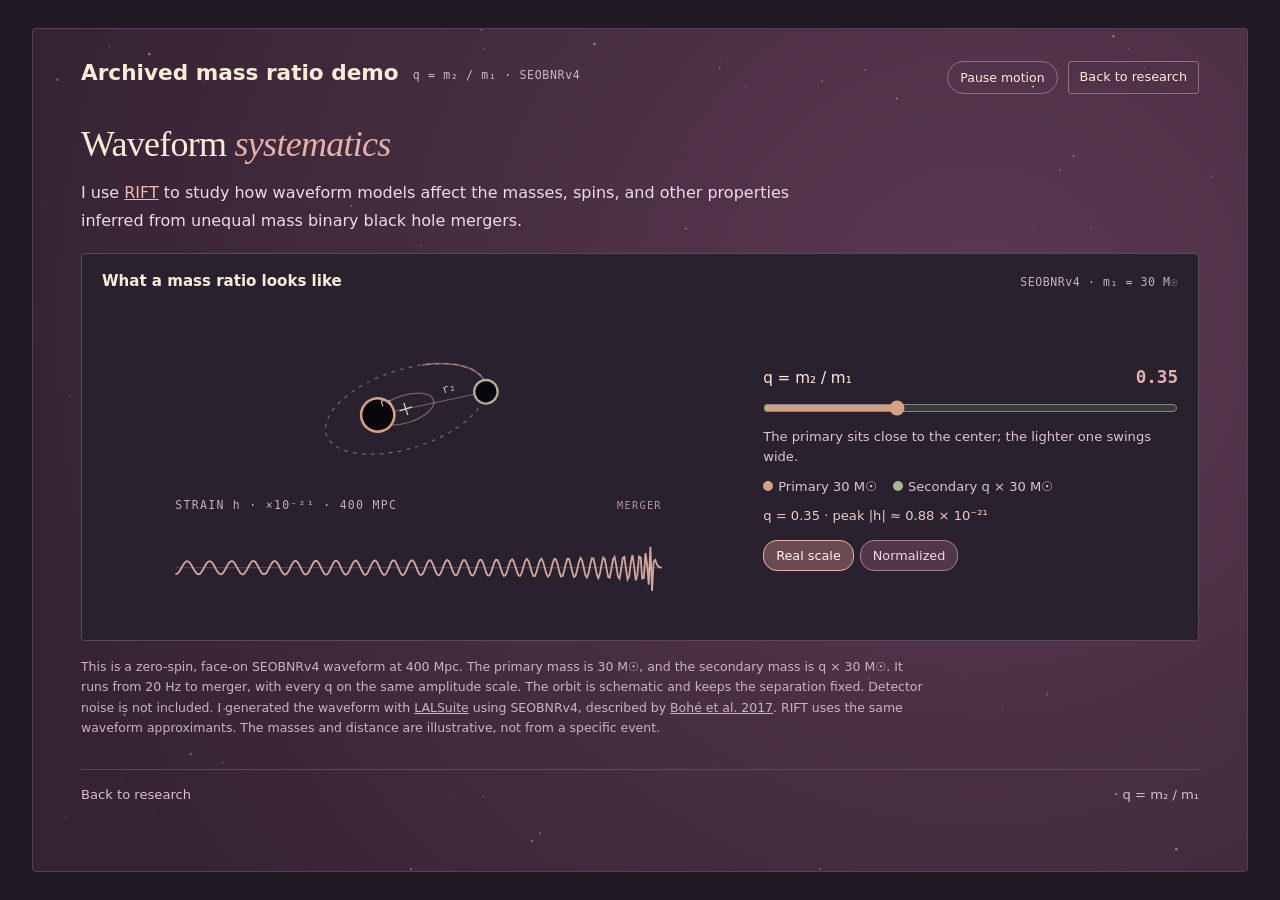
<file: preview/mass-ratio-demo/index.html>
<!doctype html>
<html lang="en">
<head>
  <meta charset="utf-8">
  <meta name="viewport" content="width=device-width, initial-scale=1">
  <meta http-equiv="refresh" content="0; url=/preview/archive/mass-ratio-demo/">
  <title>Archived mass ratio demo</title>
</head>
<body>
  <p>This demo has been archived. <a href="/preview/archive/mass-ratio-demo/">Open the archived version.</a></p>
</body>
</html>
</file>
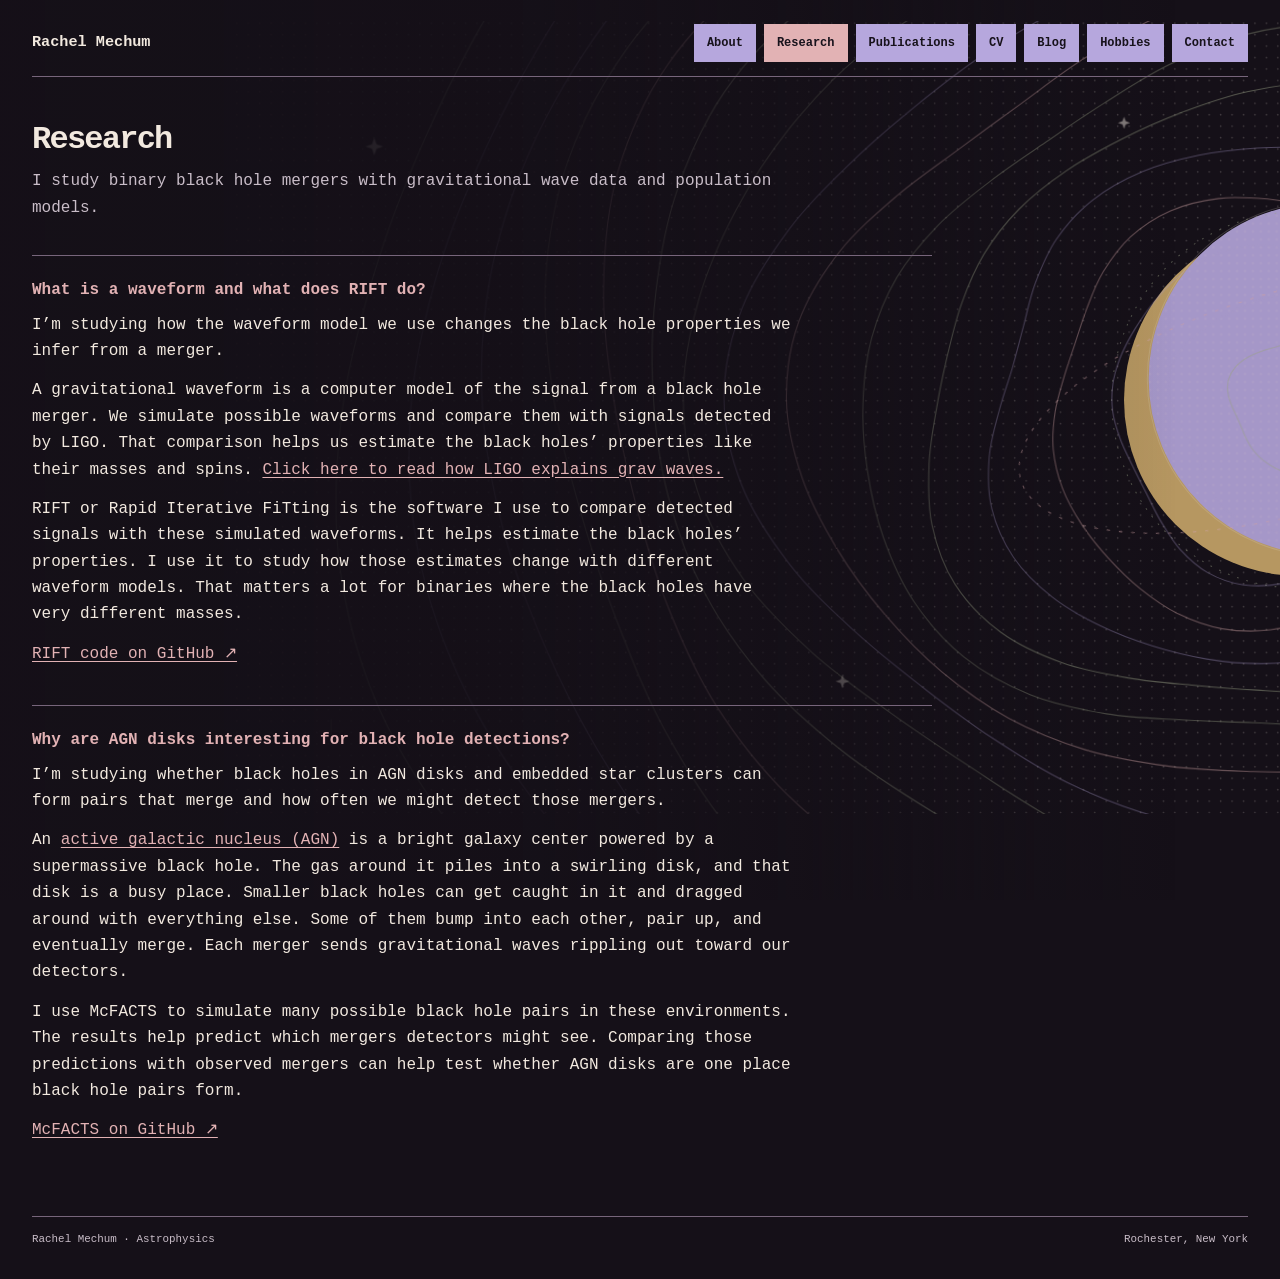
<file: preview/research/index.html>
<!doctype html>
<html lang="en">
<head>
  <meta charset="utf-8">
  <meta http-equiv="refresh" content="0;url=/preview/#research">
  <title>Research | Rachel Mechum</title>
</head>
<body>
  <p><a href="/preview/#research">Go to Rachel's research page</a></p>
</body>
</html>
</file>
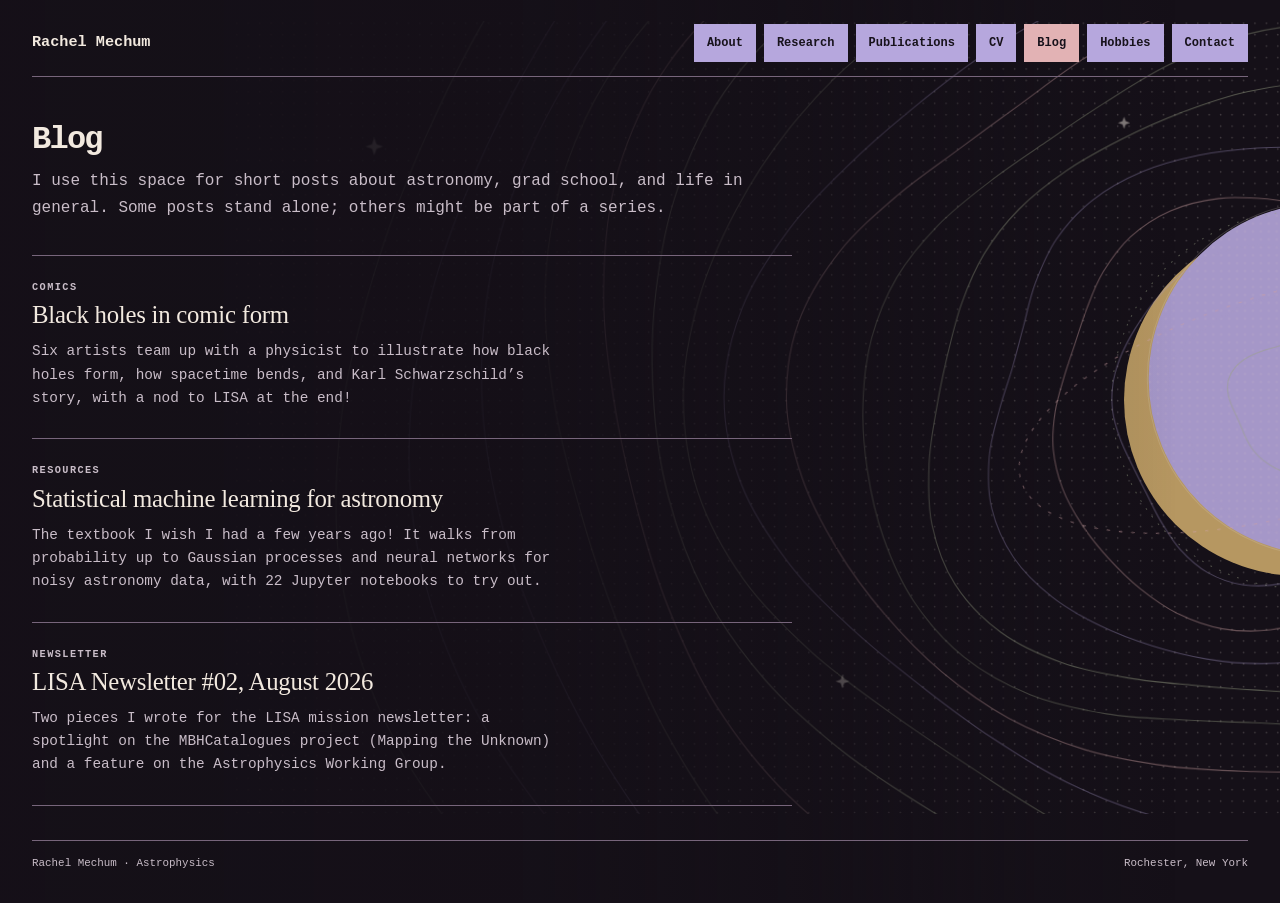
<file: preview/writing/index.html>
<!doctype html>
<html lang="en">
<head>
  <meta charset="utf-8">
  <meta http-equiv="refresh" content="0;url=/preview/#writing">
  <title>Writing | Rachel Mechum</title>
</head>
<body>
  <p><a href="/preview/#writing">Go to Rachel's writing page</a></p>
</body>
</html>
</file>
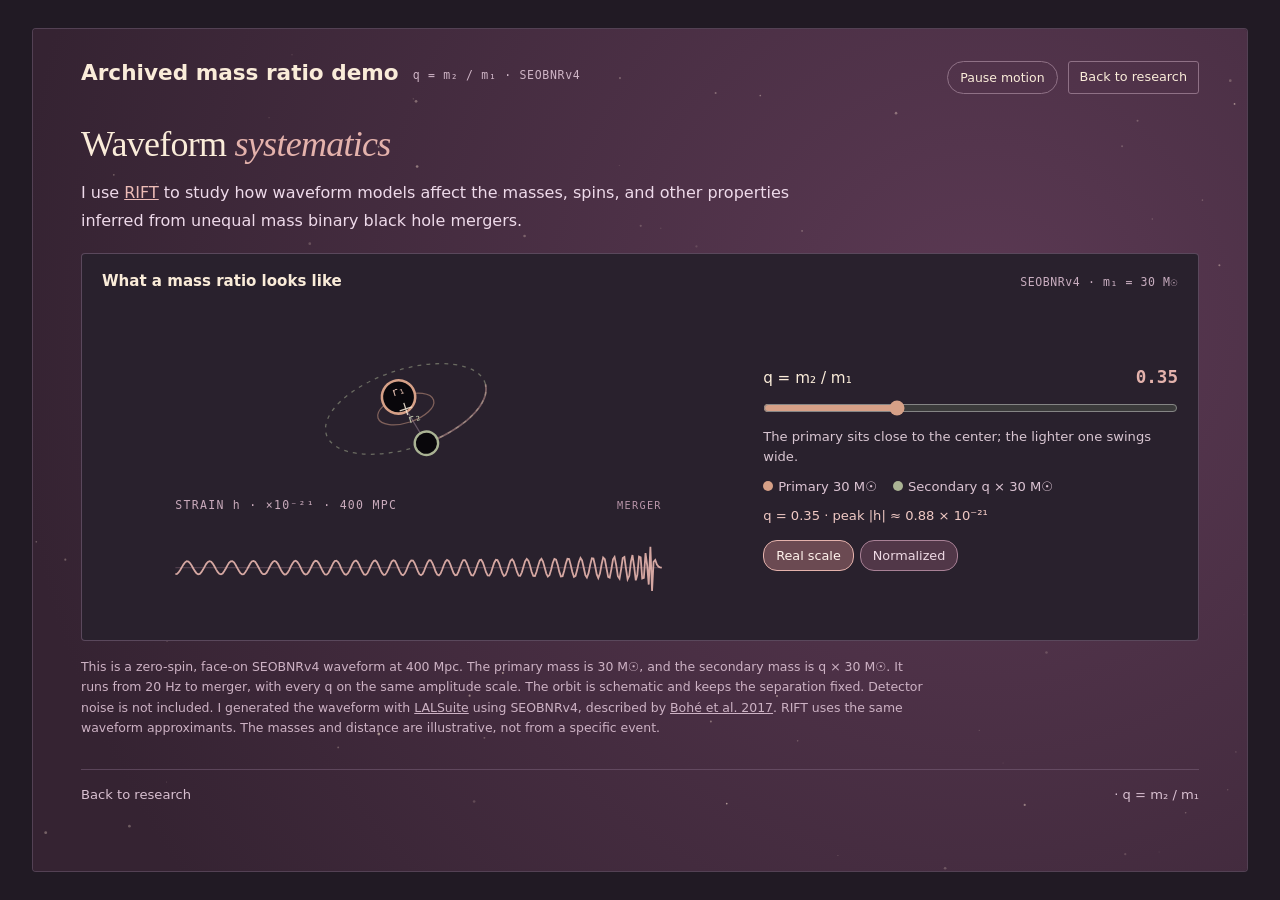
<file: preview/archive/mass-ratio-demo/index.html>
<!DOCTYPE html>

<html lang="en">
<head>
<meta charset="utf-8"/>
<meta content="width=device-width, initial-scale=1" name="viewport"/>
<title>Archived mass ratio demo | Rachel Mechum</title>
<style>
  :root{
    --plum:#352332;
    --plum-2:#4b3444;
    --plum-3:#5f4155;
    --cream:#f1ddc7;
    --ink:#3a2231;
    --ink-soft:#6b4d5f;
    --paper:#f7ead9;
    --blush:#e4b2ac;
    --rose:#d6a087;
    --sage:#aab394;
    --text:#faecd9;
    --hand:'Bradley Hand','Chalkboard SE','Segoe Print','Comic Sans MS',cursive;
  }
  html,body{margin:0}
  *{box-sizing:border-box}
  .site{
    position:relative;isolation:isolate;overflow:hidden;
    background:var(--plum);color:var(--text);
    border-radius:10px;padding:20px 22px 18px;
    font-family:Manrope,system-ui,-apple-system,sans-serif;
  }
  .site *{color:inherit}
  .sky{position:absolute;inset:0;width:100%;height:100%;z-index:-1;pointer-events:none}

  .mast{display:flex;justify-content:space-between;align-items:flex-start;gap:14px}
  .identity{display:flex;gap:11px;align-items:center}
  .frame{
    position:relative;padding:4px 4px 14px;background:var(--cream);
    transform:rotate(-4deg);border-radius:2px;box-shadow:3px 4px 0 #1e1420a8;
  }
  .frame img{display:block;width:42px;height:46px;object-fit:cover}
  .frame::before{
    content:'';position:absolute;top:-7px;left:50%;translate:-50% 0;
    width:26px;height:12px;background:#aab394c4;transform:rotate(-6deg);
  }
  .name{font:500 1.55rem/1 Georgia,serif;letter-spacing:-.035em}
  .sub{font:.6rem/1.6 ui-monospace,SFMono-Regular,monospace;letter-spacing:.09em;
       text-transform:uppercase;color:#cfb5c6!important;margin-top:3px}
  .tools{display:flex;align-items:center;gap:7px;flex-shrink:0}
  .pause{font:.68rem system-ui;border:1px solid #b08a9e;background:#4b3444;
         color:var(--text);border-radius:20px;padding:7px 10px;cursor:pointer}
  .pause:hover{background:var(--plum-3)}
  .ticket{
    display:inline-flex;gap:5px;align-items:center;text-decoration:none;
    background:var(--rose);color:#352332;font:.68rem/1 system-ui;font-weight:700;
    padding:8px 10px;border-radius:3px;transform:rotate(2deg);
    box-shadow:2px 2px 0 #1e14208c;
  }

  .tabs{
    display:flex;gap:4px;align-items:flex-end;flex-wrap:wrap;
    border-bottom:2px solid var(--rose);margin-top:20px;
  }
  .tabs button{
    font:650 .75rem system-ui;border:0;cursor:pointer;
    background:#523a4b;color:#e7cfdd;
    padding:9px 12px 10px;border-radius:7px 7px 0 0;
    transition:background .16s,color .16s,transform .16s;
  }
  .tabs button:hover{background:#63465a}
  .tabs button[aria-current=page]{
    background:var(--cream);color:var(--ink);font-weight:750;
    transform:translateY(1px) rotate(-.7deg);
  }
  .tabs .cv{margin-left:auto;background:none;color:var(--blush);padding:9px 2px 10px}
  .tabs .cv:hover{background:none;color:#f6d3cd;text-decoration:underline}
  .tabs button:focus-visible,.card:focus-visible,.filter:focus-visible,.post:focus-visible{
    outline:2px solid var(--blush);outline-offset:3px;
  }

  .page[hidden]{display:none}
  .page{padding-top:22px}
  .tiny{font:.62rem/1.5 ui-monospace,monospace;letter-spacing:.05em;color:#c8adbf!important}
  .lede{font-size:.92rem;line-height:1.75;margin:0;max-width:340px}
  .page-title{font:500 1.75rem/1.1 Georgia,serif;letter-spacing:-.03em;margin:0 0 10px}
  .page-title em{font-style:italic;color:var(--blush)}
  .body-copy{font-size:.85rem;line-height:1.75;margin:0 0 14px;max-width:430px;color:#eedaea!important}
  .body-copy a{color:#edbcb7}
  .doodle{display:block;width:100%;height:16px;margin:16px 0 2px;opacity:.85}
  .label{display:flex;align-items:center;gap:9px;margin:0 0 12px}
  .label h2{font:500 1.2rem/1 Georgia,serif;margin:0;letter-spacing:-.02em}
  .label .rule{flex:1;height:1px;background:#b58ca380}
  .spark{color:var(--blush)}

  .intro{display:grid;grid-template-columns:1.15fr .85fr;gap:10px;align-items:center}
  .hello{font:400 1rem/1.5 var(--hand);color:#f0c9c4!important;margin:0 0 6px}
  .postit{
    position:relative;margin:14px 0 0;padding:9px 12px;max-width:300px;
    background:#eec3c6;color:#4a2a35;font:.82rem/1.55 var(--hand);
    transform:rotate(-1.6deg);border-radius:2px;
    box-shadow:3px 4px 0 #1e14207a;
  }
  .postit b{font-weight:700}
  .postit::after{
    content:'';position:absolute;top:-7px;right:18px;width:30px;height:13px;
    background:#aab394cc;transform:rotate(5deg);
  }
  .sky-anchor{height:168px;position:relative}
  .scribble{position:absolute;left:0;bottom:2px;width:86px;height:30px;opacity:.9;pointer-events:none}
  .scribble-text{
    position:absolute;left:2px;bottom:-14px;
    font:.78rem/1 var(--hand);color:#efc9c3;transform:rotate(-3deg);
    pointer-events:none;white-space:nowrap;
  }

  .cards{display:grid;grid-template-columns:1fr 1fr;gap:14px;margin-top:18px}
  .card{
    position:relative;display:block;text-align:left;padding:0;border:0;
    background:var(--paper);color:var(--ink);border-radius:3px;cursor:pointer;
    font:inherit;box-shadow:4px 5px 0 #1d131f8f;
    transition:transform .18s,box-shadow .18s;
  }
  .card:nth-child(2){transform:rotate(1.1deg)}
  .card:hover{transform:translateY(-3px) rotate(-1deg);box-shadow:5px 8px 0 #1d131f8f}
  .card svg{display:block;width:100%;height:104px;background:#2c1e2c}
  .card-body{padding:11px 13px 13px}
  .card-body h3{font:650 .86rem/1.3 system-ui;margin:0 0 5px;color:var(--ink)}
  .card-body p{font-size:.72rem;line-height:1.5;margin:0;color:var(--ink-soft)}
  .tape{
    position:absolute;top:-8px;left:50%;translate:-50% 0;width:56px;height:14px;
    background:#aab394cc;transform:rotate(-3deg);
  }

  .writes{display:grid;gap:11px;margin-top:4px}
  .post{
    position:relative;display:grid;gap:2px;text-align:left;
    background:var(--paper);color:var(--ink);border:0;border-radius:2px;
    padding:11px 14px 12px;cursor:pointer;font:inherit;
    box-shadow:3px 4px 0 #1d131f80;
  }
  .post:nth-child(odd){transform:rotate(-.5deg)}
  .post:nth-child(even){transform:rotate(.6deg)}
  .post:hover{box-shadow:4px 6px 0 #1d131f80}
  .post .kicker{
    font:.58rem/1.4 ui-monospace,monospace;letter-spacing:.09em;text-transform:uppercase;
    color:#8a6577;
  }
  .post h3{font:650 .84rem/1.35 system-ui;margin:2px 0 0;color:var(--ink)}
  .post p{font-size:.7rem;line-height:1.5;margin:3px 0 0;color:var(--ink-soft)}
  .sample{
    position:absolute;top:8px;right:9px;font:.55rem ui-monospace,monospace;
    letter-spacing:.08em;text-transform:uppercase;color:#9c7c8a;
  }
  .more{display:inline-flex;align-items:center;gap:6px;margin-top:12px;
        color:#edbcb7!important;font:650 .75rem system-ui;background:none;border:0;
        padding:4px 0;cursor:pointer}
  .more:hover{text-decoration:underline}

  .strip{display:flex;flex-wrap:wrap;gap:7px;margin-top:20px;align-items:center}
  .strip .tag{
    font:.66rem/1 system-ui;padding:6px 9px;border-radius:20px;
    background:#5b4053;color:#f0dae6;border:1px solid #a17e93a8;
  }
  .strip .tag:nth-child(2n){transform:rotate(-1.5deg)}
  .strip .tag:nth-child(3n){transform:rotate(1.8deg);background:#6b4a52}
  .strip .lead{font:.6rem ui-monospace,monospace;letter-spacing:.1em;
               text-transform:uppercase;color:#c1a3b5!important}

  .demo{
    margin-top:6px;background:#2c1e2c;border:1px solid #8f6f82a8;border-radius:6px;
    padding:14px 15px 12px;
  }
  .demo-head{display:flex;justify-content:space-between;align-items:baseline;gap:10px;margin-bottom:6px}
  .demo-head h3{font:650 .8rem system-ui;margin:0}
  .demo svg{display:block;width:100%;height:250px}
  .demo-body{display:grid;gap:12px}
  @media (min-width:620px){
    .demo-body{grid-template-columns:1.45fr .95fr;gap:20px;align-items:center}
  }
  .readout{display:flex;justify-content:space-between;align-items:baseline;gap:10px;
           font-size:.76rem;margin-top:6px}
  .qval{font:700 .92rem ui-monospace,monospace;color:var(--blush)!important}
  .demo input[type=range]{width:100%;accent-color:var(--rose);margin:9px 0 4px}
  .demo .caption{font:.69rem/1.55 var(--hand);color:#e7c3bd!important;margin:4px 0 0}
  #hcap{display:block;margin-top:12px;color:#f0c9c4!important}
  .legend{display:flex;flex-wrap:wrap;gap:12px;font-size:.67rem;color:#dcc4d3!important;margin-top:8px}
  .scale{display:flex;gap:6px;margin-top:9px}
  .scale button{
    font:.63rem system-ui;border:1px solid #a88196;background:#513748;color:#eed9e4;
    border-radius:14px;padding:4px 9px;cursor:pointer;
  }
  .scale button[aria-pressed=true]{background:#6b4a52;border-color:var(--blush);color:#fff3ec}
  .dot{display:inline-block;width:8px;height:8px;border-radius:50%;margin-right:5px;background:var(--rose)}
  .fine{font-size:.71rem;line-height:1.65;color:#cdb2c4!important;margin:12px 0 0;max-width:470px}

  .disk{
    margin-top:6px;background:#2c1e2c;border:1px solid #8f6f82a8;border-radius:6px;
    padding:8px 8px 4px;
  }
  .disk canvas{display:block;width:100%;height:280px}
  .disk-foot{
    display:flex;justify-content:space-between;gap:10px;padding:4px 8px 8px;
    font:.66rem/1.5 ui-monospace,monospace;color:#c9aabb!important;
  }
  .tools-list{display:flex;flex-wrap:wrap;gap:8px;margin:12px 0 0}
  .tool{
    font:.66rem/1 system-ui;padding:6px 9px;border-radius:20px;
    background:#5b4053;border:1px solid #a17e93a8;color:#f0dae6;
  }

  .filters{display:flex;gap:7px;margin:0 0 14px;flex-wrap:wrap}
  .filter{
    font:.71rem system-ui;border:1px solid #a88196;background:#513748;
    border-radius:18px;padding:6px 11px;cursor:pointer;color:#f0dae6;
  }
  .filter[aria-pressed=true]{background:var(--rose);color:#352332;border-color:var(--rose);font-weight:700}
  .empty{font:.78rem/1.6 var(--hand);color:#e2c1cb!important;margin:6px 0 0}

  .photos{display:flex;gap:12px;flex-wrap:wrap;margin-top:16px}
  .photo{
    background:var(--cream);padding:6px 6px 20px;border-radius:2px;
    box-shadow:3px 4px 0 #1d131f8f;
  }
  .photo img{display:block;width:112px;height:124px;object-fit:cover}
  .photo:nth-child(1){transform:rotate(-3deg)}
  .photo:nth-child(2){transform:rotate(2.4deg)}
  .photo:nth-child(3){transform:rotate(-1.4deg)}
  .photo figcaption{font:.66rem/1 var(--hand);color:#5b3a4a;margin-top:6px;text-align:center}

  .cv-card{
    position:relative;background:var(--paper);color:var(--ink);
    border-radius:3px;padding:13px 15px 15px;margin-top:8px;
    box-shadow:4px 5px 0 #1d131f8f;max-width:470px;
  }
  .row{display:grid;grid-template-columns:96px 1fr;gap:10px;padding:9px 0;
       border-top:1px dashed #c9a99f}
  .row:first-child{border-top:0;padding-top:2px}
  .row .when{font:.6rem/1.5 ui-monospace,monospace;color:#8a6577;letter-spacing:.03em}
  .row h3{font:650 .78rem/1.35 system-ui;margin:0;color:var(--ink)}
  .row p{font-size:.7rem;line-height:1.5;margin:2px 0 0;color:var(--ink-soft)}

  footer{
    display:flex;justify-content:space-between;gap:10px;flex-wrap:wrap;
    font-size:.67rem;color:#d8bfd0!important;margin-top:22px;padding-top:13px;
    border-top:1px solid #a8819657;
  }
  footer a{color:inherit;text-decoration:none}
  footer a:hover{color:var(--blush)}

  @media (max-width:470px){
    .site{padding:16px 15px 14px}
    .name{font-size:1.32rem}
    .intro{grid-template-columns:1fr 92px;gap:4px}
    .sky-anchor{height:142px}
    .scribble,.scribble-text{display:none}
    .lede{font-size:.84rem;line-height:1.65}
    .cards{grid-template-columns:1fr;gap:12px}
    .card svg{height:88px}
    .tabs button{padding:8px 9px 9px;font-size:.7rem}
    .page-title{font-size:1.5rem}
    .demo svg{height:200px}
    .disk canvas{height:200px}
    .photo img{width:92px;height:100px}
    .row{grid-template-columns:78px 1fr}
    .ticket{display:none}
    .tabs .cv{display:none}
  }

  /* Desktop is the primary layout; the narrow rules above are fallbacks. */
  html,body{min-height:100%;background:#261b26}
  body{padding:30px 32px}
  .site{
    width:100%;max-width:1280px;min-height:calc(100vh - 60px);
    margin:0 auto;padding:30px 42px 26px;border:1px solid #9b789052;
    border-radius:12px;box-shadow:0 18px 60px #120d1580;
  }
  .identity{gap:16px}
  .frame{padding:5px 5px 17px}
  .frame img{width:58px;height:64px}
  .name{font-size:2.1rem}
  .sub{font-size:.78rem;margin-top:7px}
  .tools{gap:12px}
  .pause{font-size:.9rem;padding:10px 15px}
  .ticket{font-size:.9rem;padding:11px 14px}
  .tabs{margin-top:27px;gap:6px}
  .tabs button{font-size:1rem;padding:13px 19px 14px}
  .page{padding-top:32px}
  .tiny{font-size:.78rem}
  .lede{font-size:1.22rem;line-height:1.7;max-width:590px}
  .page-title{font-size:2.45rem;margin-bottom:16px}
  .body-copy{font-size:1.05rem;line-height:1.75;max-width:760px;margin-bottom:20px}
  .label{gap:12px;margin-bottom:16px}
  .label h2{font-size:1.55rem}
  .intro{grid-template-columns:1fr 1fr;gap:42px;min-height:250px}
  .hello{font-size:1.22rem;margin-bottom:9px}
  .postit{max-width:450px;margin-top:22px;padding:14px 18px;font-size:1rem}
  .sky-anchor{height:230px}
  .scribble{width:112px;height:40px}
  .scribble-text{font-size:.95rem;bottom:-17px}
  .doodle{height:22px;margin:20px 0 5px}
  .cards{gap:22px;margin-top:22px}
  .card svg{height:150px}
  .card-body{padding:16px 19px 18px}
  .card-body h3{font-size:1.08rem;margin-bottom:7px}
  .card-body p{font-size:.92rem;line-height:1.55}
  .tape{width:70px;height:17px;top:-10px}
  .writes{gap:14px;margin-top:6px}
  .post{padding:16px 20px 17px;gap:4px}
  .post .kicker{font-size:.72rem}
  .post h3{font-size:1.04rem}
  .post p{font-size:.9rem;line-height:1.5;margin-top:4px}
  .sample{font-size:.68rem;top:12px;right:14px}
  .more{font-size:.9rem;margin-top:14px}
  .strip{gap:10px;margin-top:24px}
  .strip .tag{font-size:.8rem;padding:8px 12px}
  .strip .lead{font-size:.72rem}
  .demo{padding:20px 22px 18px;margin-top:10px}
  .demo-head{margin-bottom:12px}
  .demo-head h3{font-size:1rem}
  .demo svg{height:320px}
  .demo-body{gap:28px}
  .readout{font-size:.95rem;margin-top:10px}
  .qval{font-size:1.1rem}
  .demo input[type=range]{margin:13px 0 7px}
  .demo .caption{font-size:.88rem;line-height:1.6}
  .legend{font-size:.82rem;gap:16px;margin-top:12px}
  .dot{width:10px;height:10px}
  .scale{margin-top:13px}
  .scale button{font-size:.8rem;padding:7px 12px}
  .fine{font-size:.84rem;line-height:1.7;max-width:900px;margin-top:16px}
  .disk{padding:12px 12px 6px;margin-top:10px}
  .disk canvas{height:410px}
  .disk-foot{font-size:.78rem;padding:6px 10px 10px}
  .tools-list{gap:10px;margin-top:16px}
  .tool{font-size:.8rem;padding:8px 12px}
  .filters{gap:9px;margin-bottom:20px}
  .filter{font-size:.86rem;padding:8px 14px}
  .empty{font-size:.95rem}
  .photos{gap:18px;margin-top:22px}
  .photo{padding:8px 8px 22px}
  .photo img{width:150px;height:164px}
  .photo figcaption{font-size:.82rem;margin-top:8px}
  .cv-card{max-width:850px;padding:19px 22px 21px;margin-top:12px}
  .row{grid-template-columns:130px 1fr;gap:18px;padding:13px 0}
  .row .when{font-size:.76rem}
  .row h3{font-size:.98rem}
  .row p{font-size:.88rem;line-height:1.55;margin-top:4px}
  footer{font-size:.82rem;margin-top:30px;padding-top:17px}

  @media (max-width:900px){
    body{padding:14px}
    .site{min-height:calc(100vh - 28px);padding:24px 26px 22px}
    .name{font-size:1.75rem}
    .sub{font-size:.68rem}
    .tabs button{font-size:.88rem;padding:11px 14px 12px}
    .intro{gap:20px;min-height:215px}
    .lede{font-size:1.05rem}
    .postit{font-size:.9rem}
    .sky-anchor{height:200px}
    .card svg{height:125px}
    .demo svg{height:280px}
    .disk canvas{height:340px}
  }
  @media (max-width:650px){
    body{padding:0}
    .site{min-height:100vh;margin:0;border:0;border-radius:0;box-shadow:none}
    .intro{grid-template-columns:1fr 130px;gap:12px;min-height:190px}
    .cards{grid-template-columns:1fr}
    .card svg{height:110px}
    .demo-body{grid-template-columns:1fr}
    .demo svg{height:230px}
  }
  @media (max-width:470px){
    body{padding:0}
    .site{min-height:100vh;margin:0;border:0;border-radius:0;box-shadow:none}
  }
  /* Desktop workspace styling. */
  html,body{min-height:100%;background:#211a24}
  body{padding:28px 32px}
  .site{
    width:100%;max-width:1320px;min-height:calc(100vh - 56px);margin:0 auto;
    padding:32px 48px 28px;background:#302431;border:1px solid #80678070;
    border-radius:4px;box-shadow:none;
  }
  .identity{gap:14px}
  .frame{padding:0;background:none;transform:none;border-radius:50%;box-shadow:none}
  .frame::before{display:none}
  .frame img{width:48px;height:48px;border-radius:50%;border:1px solid #b994a7;object-position:center}
  .name{font:600 1.35rem/1.15 system-ui,-apple-system,sans-serif;letter-spacing:0}
  .sub{font:.72rem/1.5 ui-monospace,SFMono-Regular,monospace;letter-spacing:.06em;margin-top:4px}
  .tools{gap:10px}
  .pause{font:.78rem system-ui;padding:8px 12px;background:transparent;border-color:#8f7186}
  .ticket{font:.8rem/1 system-ui;padding:9px 11px;background:transparent;color:var(--text);border:1px solid #8f7186;box-shadow:none;transform:none}
  .tabs{margin-top:24px;gap:20px;border-bottom:1px solid #9b7890}
  .tabs button{font:500 .9rem system-ui;background:transparent;color:#d8c5d1;padding:11px 2px 13px;border-radius:0}
  .tabs button:hover{background:transparent;color:#fff1e6}
  .tabs button[aria-current=page]{background:transparent;color:#fff1e6;font-weight:650;transform:none;border-bottom:2px solid var(--blush)}
  .tabs .cv{margin-left:auto;color:var(--blush)}
  .page{padding-top:30px}
  .tiny{font-size:.72rem}
  .lede{max-width:570px;font-size:1.3rem;line-height:1.65}
  .page-title{font:500 2.25rem/1.15 Georgia,serif;letter-spacing:-.02em;margin-bottom:14px}
  .body-copy{font-size:1rem;line-height:1.75;max-width:740px;margin-bottom:18px}
  .label{gap:10px;margin-bottom:14px}
  .label h2{font:500 1.35rem/1.1 system-ui,-apple-system,sans-serif;letter-spacing:0}
  .label .spark{display:none}
  .label .rule{background:#9b789080}
  .intro{grid-template-columns:.9fr 1.1fr;gap:34px;min-height:300px;align-items:center}
  .intro-copy{max-width:590px}
  .intro-work{margin:10px 0 0;color:#d7c5d1;font-size:.88rem;line-height:1.55}
  .home-photos{display:flex;gap:10px;margin-top:14px}
  .home-photos figure{margin:0}
  .home-photos img{display:block;width:82px;height:58px;object-fit:cover;border:1px solid #80678090;border-radius:2px}
  .home-photos figcaption{margin-top:4px;color:#c4aebe;font-size:.64rem}
  .hello,.postit,.scribble,.scribble-text,.doodle{display:none}
  .sky-anchor{height:230px}
  .cards{gap:24px;margin-top:12px}
  .card{
    display:grid;grid-template-columns:minmax(0,1fr) 150px;align-items:center;
    min-height:148px;padding:18px 16px;background:transparent;border:1px solid #80678090;
    border-radius:4px;box-shadow:none;transform:none;
  }
  .card:nth-child(2){transform:none}
  .card:hover{transform:translateY(-2px);box-shadow:none;border-color:#d6a087}
  .card .tape{display:none}
  .card svg{grid-column:2;grid-row:1;height:112px;background:transparent}
  .card-body{grid-column:1;grid-row:1;padding:6px 12px 6px 4px}
  .card-body h3{font:600 1rem/1.35 system-ui,-apple-system,sans-serif;color:var(--text);margin-bottom:7px}
  .card-body p{font-size:.82rem;line-height:1.55;color:#d7c5d1}
  .writes{gap:0;margin-top:2px}
  .post{
    display:grid;grid-template-columns:150px minmax(0,1fr);grid-template-rows:auto auto;
    gap:4px 14px;padding:14px 8px;background:transparent;border:0;
    border-top:1px solid #80678090;border-radius:0;box-shadow:none;transform:none;
  }
  .post:nth-child(odd),.post:nth-child(even){transform:none}
  .post:hover{background:#3a2d3b;box-shadow:none}
  .post .kicker{grid-column:1;grid-row:1 / span 2;align-self:center;font-size:.68rem;color:#c4aebe}
  .post h3{grid-column:2;grid-row:1;font:600 .96rem/1.35 system-ui,-apple-system,sans-serif;color:var(--text);margin:0}
  .post p{grid-column:2;grid-row:2;font-size:.82rem;line-height:1.5;color:#d4c2cf;margin:0}
  .sample{top:14px;right:10px;font-size:.58rem;color:#bba3b5}
  .more{font-size:.82rem;margin-top:12px;color:#efc1b8!important}
  .strip{display:none}
  .demo{padding:18px 20px 16px;background:#29212d;border:1px solid #80678090;border-radius:4px}
  .demo-head h3{font:600 .94rem system-ui,-apple-system,sans-serif}
  .demo .caption{font:.82rem/1.55 system-ui,-apple-system,sans-serif;color:#d8c5d1!important}
  .fine{font-size:.78rem;line-height:1.65;max-width:850px}
  .disk{background:#29212d;border:1px solid #80678090;border-radius:4px}
  .cv-card{background:transparent;border:1px solid #80678090;border-radius:4px;box-shadow:none;color:var(--text)}
  .row{border-top:1px solid #80678070}
  .row h3{color:var(--text)}
  .row p{color:#d7c5d1}
  .photos{gap:14px}
  .photo{background:transparent;padding:0 0 8px;border:1px solid #80678090;border-radius:3px;box-shadow:none;transform:none!important}
  .photo img{width:148px;height:148px}
  .photo figcaption{font:.75rem/1.4 system-ui,-apple-system,sans-serif;color:#d7c5d1;margin:7px 0 0}
  footer{border-top:1px solid #80678080}

  @media (max-width:900px){
    body{padding:14px}
    .site{min-height:calc(100vh - 28px);padding:24px 26px 22px}
    .intro{gap:20px;min-height:260px}
    .home-photos img{width:72px;height:52px}
    .cards{gap:12px}
    .card{grid-template-columns:minmax(0,1fr) 112px;padding:14px 12px;min-height:132px}
    .card svg{height:96px}
    .post{grid-template-columns:120px minmax(0,1fr)}
  }
  @media (max-width:650px){
    body{padding:0}
    .site{min-height:100vh;margin:0;padding:18px 16px;border:0;border-radius:0}
    .intro{grid-template-columns:1fr 110px;gap:8px;min-height:230px}
    .home-photos img{width:64px;height:48px}
    .cards{grid-template-columns:1fr}
    .card{grid-template-columns:minmax(0,1fr) 140px}
    .post{grid-template-columns:1fr;gap:5px;padding:13px 8px}
    .post .kicker,.post h3,.post p{grid-column:1;grid-row:auto}
    .post .kicker{align-self:auto}
  }
</style>
</head>
<body>
<main class="site" id="site">
<canvas aria-hidden="true" class="sky" id="sky"></canvas>
<header class="mast">
<div class="identity"><div class="name">Archived mass ratio demo</div><div class="sub" style="text-transform:none">q = m₂ / m₁ · SEOBNRv4</div></div>
<div class="tools">
<button aria-pressed="true" class="pause" id="pause">Pause motion</button>
<a class="ticket" href="/preview/#research">Back to research</a>
</div>
</header>

<!-- ================= HOME ================= -->

<!-- ================= RESEARCH ================= -->
<section class="page" id="research">
<p class="page-title">Waveform <em>systematics</em></p>
<p class="body-copy">I use <a href="https://arxiv.org/abs/1805.10457">RIFT</a> to study how waveform models affect the masses, spins, and other properties inferred from unequal mass binary black hole mergers.</p>
<div class="demo">
<div class="demo-head">
<h3>What a mass ratio looks like</h3>
<span class="tiny">SEOBNRv4 · m₁ = 30 M☉</span>
</div>
<div class="demo-body">
<svg aria-label="Two bodies orbiting their shared center of mass beside the gravitational wave strain their orbit would produce" id="binary" role="img" viewbox="0 0 420 250">
<g id="plane" transform="translate(200 82) rotate(-18)">
<ellipse fill="none" id="orbit2" rx="70" ry="33" stroke="#aab394" stroke-dasharray="3 4" stroke-opacity=".5"></ellipse>
<ellipse fill="none" id="orbit1" rx="30" ry="14" stroke="#d6a087" stroke-opacity=".5"></ellipse>
<line id="join" stroke="#d9bcd0" stroke-opacity=".35" x1="0" x2="0" y1="0" y2="0"></line>
<path fill="none" id="trail" stroke="#e4b2ac" stroke-opacity=".45" stroke-width="1.4"></path>
<circle fill="#09070b" id="body2" r="8" stroke="#aab394" stroke-width="1.8"></circle>
<circle fill="#09070b" id="body1" r="13" stroke="#d6a087" stroke-width="2"></circle>
<path d="M-5 0h10M0-5v10" stroke="#faecd9" stroke-opacity=".85"></path>
<text fill="#e0bcae" font-family="ui-monospace,monospace" font-size="9" id="lab1" text-anchor="middle">r₁</text>
<text fill="#c2cbae" font-family="ui-monospace,monospace" font-size="9" id="lab2" text-anchor="middle">r₂</text>
</g>
<g aria-hidden="true" id="wave" transform="translate(0 206)">
<line stroke="#a88196" stroke-opacity=".3" x1="20" x2="400" y1="0" y2="0"></line>
<path fill="none" id="wavepath" stroke="#e4b2ac" stroke-opacity=".92" stroke-width="1.4"></path>
<text fill="#c9aabb" font-family="ui-monospace,monospace" font-size="9" letter-spacing="1" x="20" y="-46">STRAIN h · ×10⁻²¹ · 400 MPC</text>
<text fill="#b894a8" font-family="ui-monospace,monospace" font-size="8" letter-spacing="1" text-anchor="end" x="400" y="-46">MERGER</text>
</g>
</svg>
<div>
<label class="readout" for="ratio"><span>q = m₂ / m₁</span><output class="qval" id="qval">0.35</output></label>
<input aria-describedby="qcap hcap" id="ratio" max="1" min="0.05" step="0.05" type="range" value="0.35"/>
<p class="caption" id="qcap">The primary sits close to the center; the lighter one swings wide.</p>
<div class="legend">
<span><i class="dot"></i>Primary 30 M☉</span>
<span><i class="dot" style="background:#aab394"></i>Secondary q × 30 M☉</span>
</div>
<p class="caption" id="hcap">peak |h|</p>
<div aria-label="Strain amplitude scale" class="scale" role="group">
<button aria-pressed="true" data-scale="abs">Real scale</button>
<button aria-pressed="false" data-scale="norm">Normalized</button>
</div>
</div>
</div>
</div>
<p class="fine">This is a zero-spin, face-on SEOBNRv4 waveform at 400 Mpc. The primary mass is 30 M☉, and the secondary mass is q × 30 M☉. It runs from 20 Hz to merger, with every q on the same amplitude scale. The orbit is schematic and keeps the separation fixed. Detector noise is not included. I generated the waveform with <a href="https://doi.org/10.7935/GT1W-FZ16">LALSuite</a> using SEOBNRv4, described by <a href="https://arxiv.org/abs/1611.03703">Bohé et al. 2017</a>. RIFT uses the same waveform approximants. The masses and distance are illustrative, not from a specific event.</p>


</section>
<!-- ================= AGN ================= -->
<section class="page" hidden="" id="agn">
<p class="page-title">Black holes in <em>AGN disks</em></p>
<p class="body-copy">I use population synthesis to study how binary black holes form in AGN disks and embedded star clusters, and whether we can detect their mergers.</p>
<div class="disk">
<canvas aria-hidden="true" id="disk"></canvas>
<div class="disk-foot">
<span>PAIRS IN THE DISK · SCHEMATIC</span>
<span>waves radiate outward</span>
</div>
</div>
<p class="fine">Pairs orbit inside the disk and tighten as they spiral in; the rings stand in for the gravitational waves they radiate. Sizes and speeds are chosen to read on a screen, not taken from a run.</p>
<div class="tools-list">
<a class="tool" href="https://github.com/mcfacts/mcfacts">McFACTS ↗</a>
<span class="tool">population synthesis</span>
</div>
</section>
<!-- ================= WRITING ================= -->

<!-- ================= ABOUT ================= -->

<!-- ================= CONTACT ================= -->

<footer><a href="/preview/#research">Back to research</a><span> · q = m₂ / m₁</span></footer>
</main>
<script>
const site = document.getElementById('site');
const canvas = document.getElementById('sky');
const ctx = canvas.getContext('2d');
const pauseBtn = document.getElementById('pause');
const reduce = matchMedia('(prefers-reduced-motion: reduce)');

let w = 0, h = 0, cx = 0, cy = 0, sc = 1;
let t = 0, last = 0, frame = null;
let running = !reduce.matches;
let page = 'research';
let showPair = true;

const stars = Array.from({length: 105}, () => ({
  x: Math.random(), y: Math.random(),
  r: .4 + Math.random() * 1.05,
  a: .18 + Math.random() * .45,
  p: Math.random() * 6.28
}));

const smooth = x => x * x * (3 - 2 * x);
const TILT_X = .878, TILT_Y = .479, SQUASH = .5;

function project(x, z) {
  const yy = z * SQUASH;
  const d = 440 / (440 - z * .8);
  return {
    x: cx + (x * TILT_X + yy * TILT_Y) * d,
    y: cy + (-x * TILT_Y + yy * TILT_X) * d,
    s: d,
    depth: z
  };
}

function blackHole(x, y, r, alpha) {
  ctx.save();
  ctx.globalAlpha = alpha;
  const g = ctx.createRadialGradient(x, y, r * .98, x, y, r * 1.7);
  g.addColorStop(0, 'rgba(236,196,120,.62)');
  g.addColorStop(.2, 'rgba(214,166,100,.2)');
  g.addColorStop(1, 'rgba(199,147,101,0)');
  ctx.fillStyle = g;
  ctx.beginPath(); ctx.arc(x, y, r * 1.7, 0, 6.283); ctx.fill();
  ctx.fillStyle = '#050407';
  ctx.beginPath(); ctx.arc(x, y, r, 0, 6.283); ctx.fill();
  ctx.strokeStyle = '#d3ab7c';
  ctx.lineWidth = 1.15;
  ctx.stroke();
  ctx.restore();
}

function drawSky() {
  ctx.clearRect(0, 0, w, h);
  const bg = ctx.createRadialGradient(cx, cy, 0, cx, cy, Math.max(w * .8, 260));
  bg.addColorStop(0, '#5b3953');
  bg.addColorStop(1, '#352332');
  ctx.fillStyle = bg;
  ctx.fillRect(0, 0, w, h);

  for (const s of stars) {
    ctx.globalAlpha = s.a * (.78 + .22 * Math.sin(t * .5 + s.p));
    ctx.fillStyle = '#f3dcca';
    ctx.beginPath();
    ctx.arc(((s.x + t * .0008) % 1) * w, s.y * h, s.r, 0, 6.283);
    ctx.fill();
  }
  ctx.globalAlpha = 1;
  if (!showPair) return;

  const cycle = t % 18;
  const u = Math.min(cycle / 10, 1);
  const merge = smooth(Math.max(0, Math.min(1, (cycle - 9.3) / 1.5)));
  const dist = 66 * sc * Math.pow(1 - u, .8);
  const ang = .8 + cycle * 1.25 + .065 * cycle * cycle;
  const fade = cycle > 16 ? 1 - smooth((cycle - 16) / 2) : 1;

  if (merge < 1) {
    ctx.save();
    ctx.globalAlpha = .16 * fade;
    ctx.strokeStyle = '#d4aec2';
    ctx.lineWidth = .9;
    ctx.beginPath();
    for (let k = 0; k <= 90; k++) {
      const a0 = k / 90 * 6.283;
      const p = project(Math.cos(a0) * dist, Math.sin(a0) * dist);
      if (k === 0) ctx.moveTo(p.x, p.y); else ctx.lineTo(p.x, p.y);
    }
    ctx.stroke();
    ctx.restore();

    const objs = [
      {...project(Math.cos(ang) * dist, Math.sin(ang) * dist), r: 17 * sc},
      {...project(-Math.cos(ang) * dist, -Math.sin(ang) * dist), r: 15 * sc}
    ].sort((a, b) => a.depth - b.depth);
    for (const o of objs) blackHole(o.x, o.y, o.r * o.s, fade * (1 - merge));
  }
  if (merge > 0) {
    for (let j = 0; j < 4; j++) {
      const age = cycle - 10.1 - j * .72;
      if (age > 0 && age < 5.6) {
        ctx.save();
        ctx.translate(cx, cy);
        ctx.rotate(-.42);
        ctx.globalAlpha = fade * .5 * (1 - age / 5.6);
        ctx.strokeStyle = j % 2 ? '#aab394' : '#e4b2ac';
        ctx.lineWidth = 1.4;
        ctx.beginPath();
        ctx.ellipse(0, 0, (20 + age * 27) * sc, (14 + age * 19) * sc, 0, 0, 6.283);
        ctx.stroke();
        ctx.restore();
      }
    }
    blackHole(cx, cy, 23 * sc, fade * merge);
  }
}

const el = id => document.getElementById(id);
const A = 88;

function drawBinary() {
  const q = Number(el('ratio').value);       // q = m2 / m1
  const r1 = A * q / (1 + q);                // primary: closer to the barycenter
  const r2 = A / (1 + q);                    // secondary: swings wide

  el('qval').textContent = q.toFixed(2);
  el('orbit1').setAttribute('rx', r1); el('orbit1').setAttribute('ry', r1 * .47);
  el('orbit2').setAttribute('rx', r2); el('orbit2').setAttribute('ry', r2 * .47);

  const a = t * (1.1 + q * .35);
  const x1 = -r1 * Math.cos(a), y1 = -r1 * Math.sin(a) * .47;
  const x2 =  r2 * Math.cos(a), y2 =  r2 * Math.sin(a) * .47;

  el('body1').setAttribute('cx', x1); el('body1').setAttribute('cy', y1);
  el('body2').setAttribute('cx', x2); el('body2').setAttribute('cy', y2);
  el('body2').setAttribute('r', Math.max(5, 13 * Math.cbrt(q)));

  el('join').setAttribute('x1', x1); el('join').setAttribute('y1', y1);
  el('join').setAttribute('x2', x2); el('join').setAttribute('y2', y2);

  el('lab1').setAttribute('x', (x1 * .58).toFixed(1));
  el('lab1').setAttribute('y', (y1 * .58 - 6).toFixed(1));
  el('lab2').setAttribute('x', (x2 * .58).toFixed(1));
  el('lab2').setAttribute('y', (y2 * .58 - 6).toFixed(1));

  let d = '';
  for (let k = 0; k <= 26; k++) {
    const aa = a - k * .055;
    d += (k ? 'L' : 'M') + (r2 * Math.cos(aa)).toFixed(1) + ' ' + (r2 * Math.sin(aa) * .47).toFixed(1);
  }
  el('trail').setAttribute('d', d);

  el('qcap').textContent = q > .9
    ? 'Equal masses: both trace the same circle around the center.'
    : q < .15
      ? 'An extreme pair. The primary barely moves; the secondary orbits a point it cannot see.'
      : 'The primary sits close to the center; the lighter one swings wide.';
}

/* ---------- real strain from LALSuite ---------- */
const WF = { qs: [0.05, 0.1, 0.15, 0.2, 0.25, 0.3, 0.35, 0.4, 0.45, 0.5, 0.55, 0.6, 0.65, 0.7, 0.75, 0.8, 0.85, 0.9, 0.95, 1.0], n: 300, peak: 1.743579304e-21,
  pk: [0.1545, 0.2938, 0.4234, 0.5511, 0.664, 0.7745, 0.8806, 0.9794, 1.0821, 1.1575, 1.241, 1.2927, 1.3874, 1.4387, 1.5049, 1.5482, 1.6247, 1.6836, 1.7301, 1.7436],
  b64: "//8WACAAFgD//+j/4P/s/wQAGgAfABEA+P/k/+H/8v8MAB4AHQAKAPD/4f/l//v/FAAgABgAAADo/+D/7P8GABwAHwAPAPT/4v/j//j/EgAgABkAAgDp/9//7P8GABwAHwANAPL/4P/k//v/FQAhABYA/P/k/+D/8v8NACAAHAAFAOr/3//r/wYAHQAfAAsA7//f/+b/AAAaACEAEADz/+D/5P/8/xgAIgATAPb/4f/i//r/FgAiABQA9//h/+L/+v8XACIAFAD2/+D/4v/8/xkAIgARAPP/3//l/wAAHAAhAA0A7v/d/+n/BwAgAB8ABQDn/93/8P8QACMAGQD7/+H/4f/7/xoAIwAPAO7/3P/p/wkAIgAdAAAA4v/f//j/GQAkAA8A7f/c/+r/DAAjABsA+v/f/+H/AAAfACEABQDk/93/9v8ZACQADgDq/9v/7/8TACUAEwDu/9v/6/8QACUAFgDx/9r/6v8PACYAFgDw/9r/6/8SACYAEwDs/9r/8P8XACYADADl/9v/+f8fACMAAQDd/+D/BgAmABsA8v/Y/+z/FwAnAAoA4f/c/wIAJgAcAPH/1//v/xwAJgABANr/4/8QACkADgDg/9z/BwApABYA5f/Y/wEAKQAYAOb/2P8CACoAFgDj/9n/CAAsAA4A2//g/xYAKwD9/9P/8P8nAB8A5P/X/w4ALgD//9H/9v8tABQA1v/l/ycAHwDb/9//JgAgANj/4/8tABUAzf/6/zYA8P/Q/ysAFADF/x8AHADA/z4A1P8wAKn/4v/7////AAAAAAAAKAA3AC8AEwDv/9L/yf/X//b/GgAzADYAIgAAAN3/yv/O/+j/DAArADgALAANAOj/zv/J/93/AQAkADcAMgAWAPH/0v/I/9f/+f8eADYANQAcAPb/1f/H/9T/9f8bADUANgAeAPj/1v/H/9P/9P8bADYANgAdAPb/0//G/9X/+P8gADgANQAYAO//z//G/9r/AQAnADoAMAAOAOX/yf/J/+X/DgAxADoAJgD//9f/xf/R//b/IAA5ADUAFQDq/8r/x//i/w0AMQA7ACYA/P/U/8T/1f/9/ycAPAAwAAkA3f/F/83/8v8fADsANgASAOT/xv/J/+v/GgA6ADgAFgDn/8b/yP/q/xoAOgA4ABUA5P/F/8n/7v8fAD0ANgANAN3/wv/N//n/KQA/AC4A///R/8H/2f8KADYAPgAeAOr/xP/G/+7/IgBAADMAAwDR/7//2f8OADkAPQAXAOD/v//M//7/MQBCACMA6//C/8b/9f8sAEMAKADv/8L/xP/z/y0ARAAnAOz/wP/G//r/MwBEAB4A4P+8/8//CgA+AD4ACwDO/7v/4/8kAEcALADr/7z/yf8HAEAAPwAFAMb/vP/x/zQARwAWAND/t//l/y4ASgAdANL/tv/l/zAASgAXAMv/t//x/z0ARgACALv/wf8PAE0AMQDb/7D/5f87AEkA/P+z/8v/KQBSAA4Atv/C/yQAVAAMALH/yf81AFEA7/+m/+7/VQAuALb/v/8/AEwAyP+v/zwATgC2/8L/YwASAI//RAAxAIL/iQBv/54AUAASAAMAAQAAAAAAFQDq/8b/tf+9/9z/BgAvAEgASQAxAAkA3f++/7T/xf/p/xYAOwBMAEMAIgD2/83/tv+4/9T///8rAEcASwA0AAsA3f+8/7P/xv/t/xsAQABOAD8AGgDr/8T/sv+9/+H/EAA6AE4ARQAjAPP/yP+y/7r/2/8LADcATgBHACUA9f/J/7L/uf/c/wwAOQBPAEYAIgDw/8T/sP+8/+L/FQA/AFAAQQAXAOT/vP+v/8T/8f8kAEkAUAA1AAQA0v+y/7P/1f8JADkAUQBHAB4A6P+8/67/wv/y/ygATQBQADAA+v/H/67/uP/j/xsARwBTADkABQDO/67/tP/d/xYARQBUADwABwDP/67/s//e/xkASABVADgAAADI/6v/t//o/yUATwBTACwA7/+7/6n/xP/+/zkAVwBIABMA1P+s/7D/3v8fAE8AVQAtAO3/tv+o/8r/CgBFAFoAPAD9/77/pf/A////QABbAEIAAgDA/6T/v/8AAEIAXQA/APr/uf+j/8f/DgBNAFwAMADl/6v/qP/e/yoAXABRABAAxP+g/73/CABOAF8ALQDb/6P/rf/y/0IAYwA7AOj/pv+n/+v/QABlADwA5P+h/6n/9v9MAGUAKwDO/5n/uv8XAGEAWAACAKn/nf/p/0sAaQAmAL//lP/Q/zwAbgA0AMX/kP/O/0AAcAApALT/kf/p/10AZwD5/5H/rf8vAHkAKgCj/5X/FwB9ADUAoP+V/ywAgwAMAH7/yP93AFQAkv+g/3MAWAB1/9X/pwC3/5r/wgAt//IA4//Q/+7/+v/+////qv+j/7b/3v8QAD0AWQBcAEUAGwDo/73/pP+m/8H/7/8iAEsAXgBXADYABQDT/67/of+w/9b/CQA6AFkAXgBHABsA5v+5/6H/pv/G//j/LABTAGEAUQAoAPL/wf+j/6L/vv/v/yUAUABiAFQALQD3/8P/o/+h/73/7/8mAFEAYwBUACkA8f++/6D/ov/D//j/MABYAGMATQAdAOP/sv+c/6j/0v8MAEIAYQBfADwABADK/6P/nf+5/+7/KgBXAGUATwAdAN//rv+a/6v/2/8ZAE4AZgBZACsA7P+1/5r/pP/S/xEASgBnAF0ALwDv/7X/mP+k/9P/FQBOAGkAWgAoAOX/rf+W/6r/4f8kAFoAagBPABMAz/+f/5f/u//9/0AAaABkADUA7/+w/5P/pv/g/ykAXwBsAEkABQC+/5X/nP/R/xwAWgBvAFEADADC/5X/mv/P/x0AXQBwAE0ABQC5/5D/nv/d/y4AaABuADwA6/+l/43/sf/+/00AdABdABUAwP+O/5n/3f80AG8AbAAtANT/k/+Q/87/KQBtAHIAMwDW/5H/j//R/zEAcwBvACUAw/+H/5j/7P9OAH0AWgD7/57/g/+8/yUAdQB0ACEAtf9//6X/DwBvAHwALQC6/3z/pP8VAHcAegAaAKP/eP+//z4AiQBeAN//fP+Q/wsAfgB7AAIAhP+A//z/fwCAAPr/eP+J/yAAlgBgALf/Y//Q/30AiwDg/1z/vP+DAIsAu/9T/wkAtgAfAEX/2v/IAPr/MP+HAF8ADf8fAdL+m/8AAAYAAwABAAEAqv/V/wsAPgBjAG8AYAA5AAQAzv+k/5H/mv+7/+//JgBVAG4AawBNABwA4/+y/5T/kv+s/9z/FQBJAGoAbwBYACkA7/+6/5f/j/+m/9T/DgBFAGkAcQBbACwA8f+6/5b/jv+m/9b/EgBJAGwAcQBXACQA5/+x/5H/kP+u/+T/IgBXAHIAbgBJABAA0v+g/4v/mP/D/wAAPQBpAHYAYAAtAO3/sv+P/43/rv/o/yoAXwB3AGsAPQD9/77/kv+J/6X/3v8hAFoAdwBuAEIAAQC//5L/iP+l/+D/JgBfAHoAbAA7APb/tP+L/4n/sP/x/zgAbAB7AGAAJADb/57/hP+U/8v/FABXAHsAcwBDAPr/s/+H/4j/tP/8/0cAdwB7AFIACgC9/4r/g/+s//X/QgB3AH4AUwAIALr/hv+D/7H///9OAH4AewBGAPT/p/9+/4v/yf8eAGgAhQBqACIAyv+K/3z/qP/7/1EAgwB7ADwA4f+U/3f/mf/r/0cAggCBAEIA5P+S/3X/m//y/1EAiAB9ADIAzv+D/3b/sf8UAG4AjwBlAAQAof9w/43/6f9SAI8AfAAjALX/cf9//9j/SQCQAIIAJQCx/2z/gv/n/10AmQBzAAMAj/9l/6L/HwCIAJUAOwC2/2T/gv/8/3oAoABNAL7/Yf9+/wQAiACfADMAmv9W/6P/RACqAHgA1v9Y/3j/HQCoAIwA3v9Q/3z/OwC8AGcAlv9A/9n/qQCfALn/Mf/V/8MAgQBj/03/hQDGAGb/Uv/xAA8AAP9SAYf+ZwB+ADAAEAAFAAIAFgDb/6n/if+D/5j/xf/+/zkAZgB+AHkAWQAlAOn/sv+M/4D/kf+8//X/MgBjAH4AfABdACkA6/+y/4v/f/+R/73/+f83AGgAgAB6AFcAHwDg/6j/hf9//5n/zP8LAEgAdACDAHIARQAHAMf/lf99/4b/rf/q/ywAYwCCAH8AXAAiAN7/o/+A/37/nf/W/xoAWAB/AIQAZwAuAOn/qv+B/3v/l//R/xcAVwCAAIYAZwAtAOX/pf9+/3r/nf/b/yMAYgCGAIQAXAAaAND/lP92/4H/sP/3/0AAeACMAHcAPgDz/6z/ff92/5j/2v8oAGoAjACDAFIABwC6/4L/cv+O/87/HgBlAIwAhgBVAAgAuP9//3D/kP/V/ykAbwCRAIIARwD0/6X/dP9z/6L/8/9IAIQAkwBuACIAyf+E/2v/h//P/yoAdQCWAIAAOgDe/47/af98/8L/IAByAJgAhAA8ANz/iv9m/3//zP8vAH8AnAB5ACQAwP91/2X/lv/0/1gAlwCVAFIA6/+M/2D/e//S/z4AjwCfAGYA/P+U/17/dP/N/0AAlAChAF4A7f+E/1j/gv/s/2IApgCTADMAt/9g/2D/t/83AJoApwBWANL/aP9V/6f/LwCcAKsAUgDE/1v/WP/C/1UAsgCaABoAh/9F/4T/HQCiALQAQgCc/0D/dv8ZAKsAtgAsAHr/N/+g/2AAzQCBALv/Mv9v/z4A0wCQALD/Iv+M/4AA4wAvADj/Q/9UAPgALAAR/3f/1wC1ACH/Xf8oAfX/3v6MAUj+iwCjAD4AFQAGAAIAdP96/5r/zv8MAEkAdgCNAIYAZQAwAPD/tP+H/3L/e/+f/9f/FwBTAH4AjwCCAFoAHwDd/6P/fP9w/4P/sf/v/zIAagCLAI8AdAA/AP3/vP+J/3D/dv+b/9b/GgBZAIUAkwCAAFEADwDK/5H/cf9x/5L/zP8SAFQAgwCUAIMAUwAQAMn/jv9u/3D/lP/S/xsAXQCKAJYAfgBHAP//t/+B/2n/dv+l/+v/NgB0AJUAkQBpACcA2v+X/27/av+M/83/GgBhAJAAmQB6ADwA7f+j/3L/Zv+C/8H/EABcAI8AnAB+AD4A7f+h/27/ZP+F/8j/HABoAJcAmwB0ACsA1v+N/2T/aP+Z/+j/PgCCAKEAkABUAP7/qf9u/17/gP/J/yMAcwCfAJsAZgARALb/cv9b/3j/wf8fAHMAogCdAGQACgCs/2r/Wf+B/9T/NgCGAKkAkgBIAOX/iv9Z/2L/pP8HAGgApAClAGoABwCh/17/V/+P//L/XACjAKsAcgAMAKD/Wv9V/5T///9sAK0AqABeAOz/gv9M/2L/vP80AJYAuACJAB0ApP9S/0//nP8YAIoAvACXACkAp/9P/0z/of8nAJoAwQCGAAYAgf89/2D/2P9nAMAAsAA+AKn/Qv9I/7j/VADAALoAQwCi/zj/S//S/3gA0gCiAAQAYP8p/4j/PwDLAMQAKgBt/x//gf9MANwAuAD2/zj/KP/d/7cA6AA3AEn/Ev/W/88A5gDv/wT/Tf+FABQBHADt/mb/7gDdABj/JP88ATIAkP7GAQr+gQCmAEQAFwAHAAIAmwCRAGwANADy/7P/gf9n/2n/h/+8//7/QAB2AJcAmwCCAFAADwDL/5H/bP9j/3n/qP/p/y4AawCTAJ4AiwBcABsA1f+W/23/Yf90/6P/5f8tAGwAlQCgAIsAWQAVAM3/j/9n/2D/ef+u//X/PgB6AJ0AnwB/AEUA+/+z/3r/Xv9l/43/zv8aAGEAkwClAJMAYAAZAMv/if9i/13/ff+6/wcAUwCNAKYAmgBqACIA0v+M/2H/Wv96/7r/CgBYAJIAqQCYAGMAFgDD/3//Wf9c/4f/0P8kAHAAoQCqAIgARQDw/57/Zf9T/23/rP8CAFcAlgCuAJoAXQAHAK//bf9R/2P/oP/3/1AAlQCxAJ0AXgAFAKr/Zv9N/2b/qv8HAGIAogC0AJIARgDl/4z/VP9P/33/0/83AIoAtQCpAGoACgCm/17/R/9q/7z/IwCAALUAsQBzABAAqP9b/0T/a//D/zAAjgC9AKwAYADz/4r/Sf9H/4b/8f9hALAAwACLACMArf9W/zz/bP/T/0wAqQDGAJcALQCw/1L/OP9u/9//XgC4AMcAhAAJAIn/O/9A/5j/HgCYANAArQA7AK7/Rf8x/33/CACQANUAtAA7AKP/OP8w/5H/LACyANwAkgD5/2L/H/9Y//D/kwDkALEAFgBr/xf/Uf/5/6gA7gCbAOD/OP8V/5T/YgDtAM8AFgBI/wT/hf9sAAABwADa/w//Gf/5/+cA+QAQAA7/B/8WABYB0QCB/8j+tv8dAeAALP/T/rkAPgHg/lP/ywEO/i8Cxf90/77/6P/5////pwCiAIEASwAHAML/iP9i/1f/af+W/9X/GwBdAI8AqACkAIMASgAEAL7/gv9e/1b/bP+d/+D/KQBrAJoArACgAHYANgDs/6b/cP9V/1n/fP+4/wIATACHAKkAqwCNAFQACwC//3//Wf9S/23/pP/u/zsAfQCnALAAlgBfABQAxf+C/1j/T/9q/6P/8P9AAIMAqwCxAJIAVQAGALb/df9Q/1D/dv+4/woAWgCXALQAqwB9ADQA3/+R/1v/Sf9f/5j/6f8/AIcAsgC1AI8ASQDy/57/YP9G/1f/j//h/zoAhwC0ALcAjwBGAOv/lf9Y/0P/XP+c//X/UQCZAL0AsgB7ACUAxv91/0b/Rv91/8j/KQCBALcAvgCUAEMA4P+F/0r/P/9n/7j/HgB7ALgAwwCYAEQA3P9+/0P/Pf9u/8n/MwCQAMQAvwCDACEAtP9d/zb/S/+W/wEAbQC4AMwAoQBDANH/bP81/z7/hf/z/2YAuQDQAKQAQQDI/2D/Lv9C/5f/EACFAMwAzQCGAA8Akv87/yv/Z//c/18AwADaAKIALACl/z//I/9d/9j/YwDIAN4AmQAVAIf/Kv8m/37/DwCbAOQAygBWALv/PP8W/1v/7v+LAOgA1gBdALT/L/8R/2z/FAC0APcAuAAUAGP/B/80/9f/kwD9ANIAKABj//z+N//0/70ADAGoAM7/E//9/qP/kgAYAccA1v8B//r+1P/aACQBYAA6/83+l//ZADgBNADl/ur+XwBkAWcAs/4c/zgB/wB1/r//zQHE/VoCEQBw/7T/5f/5/wAAtACtAIsAUwANAMX/hv9b/0r/V/9//7z/BABMAIgArQC3AKIAcgAwAOX/nv9o/0v/TP9s/6T/7P84AHsAqAC5AKsAfwA9APH/pv9s/0r/Sf9n/6D/6/85AH0ArAC8AKsAewA1AOX/mv9h/0X/Sv9x/7L/AgBRAJIAuAC8AJ0AYQASAMD/ev9M/0H/Wf+S/9//NAB+ALEAwQCsAHYAKADT/4X/UP89/1H/iP/W/y4AfACyAMQArgB1ACQAy/98/0n/O/9W/5T/6f9EAJAAvgDEAKEAWwABAKf/X/86/0D/cP+//x0AdQC0AMoAtAB2ABwAvP9r/zv/OP9j/7L/EwBwALQAzgC4AHYAGAC0/2L/Nf85/2z/xP8rAIgAxADQAKgAVwDv/4v/RP8t/0v/l////2gAtgDVAL0AcwAKAJ7/S/8p/0D/i//3/2UAuQDaAL4AbgD+/47/Pv8k/0r/pP8aAIgA0ADbAKUAPQDD/1r/I/8v/3v/8f9sAMcA4wC4AFIA0f9e/x//Kf96//j/egDTAOYAqwA1AKv/Pv8U/z3/rP85ALQA7gDRAGcA1v9T/xD/Kf+U/yoAsgD0ANYAYgDE/z7/Bv82/7v/XwDcAPsArAARAGz/CP8U/43/PgDTAAYBuwATAGD/+v4Y/63/cAD6AAEBfACx/w//8v5w/0UA9AATAYoAqP/5/vH+nP+OACQB8QAQAB7/z/5o/30ANQHyAN//4P7d/ur/FwE3ARUAz/7U/j8AbwHLAP/+lv5xAKsBwv8x/vAALwG7/YUCOf/j/qP/9P8HAAYA/v9IAIcAsQDCALUAjABPAAUAuv96/07/Pf9K/3T/s//+/0kAigC1AMQAtACIAEYA+f+t/27/Rv87/1D/gf/H/xYAYgCeAMEAxACnAG8AJQDU/4r/U/85/0D/Z/+o//j/SQCOALwAyQC1AIEANwDk/5X/WP84/zv/YP+h//P/RwCQAL8AzAC1AH4AMADZ/4n/Tv8z/z3/a/+0/wsAYQClAMoAywClAGEACgCx/2f/Of8x/1D/kf/o/0MAkgDFANIAtgB2AB8Awf9w/zv/LP9I/4n/4v9CAJQAyQDVALUAcAAUALP/Yv8x/yv/U/+f////YQCuANYA0QCeAEkA4/+E/z//JP86/3z/3P9EAJ0A1ADaAK8AXADz/43/QP8h/zX/ef/d/0oApgDbANsApwBKANr/c/8u/x3/RP+a/woAeADIAOYAygB5AAkAlf89/xj/L/9+//D/ZwDDAOsA0wCBAAwAkv82/xL/Mf+L/wYAgQDYAPAAwwBcANn/Yf8Y/xT/V//P/1YAxAD2ANsAewDz/27/F/8L/0//zf9dANAA/QDVAGUA0P9L/wT/Ff95/w8AoQD5APcAmgACAGf/Bv8D/2L/AACgAAEB/QCRAOn/Sf/z/g7/kf9FAN4AFgHTAC8AdP/3/vT+cf80AOEAIQHSABcATf/e/gb/tf+QAB8BDwFjAHr/3P7r/qT/nAA1AQgBKgAq/7n+Lf8/ACkBNgFOACD/o/5P/58AaQHhAHP/h/4p/8kAjwFmAKD+tv7RALUBev8e/h8BPgGL/b8Cgv7I/tH/GAAWAAkAvwCWAFgADgDB/33/S/80/zn/XP+W/+D/LgB2AK0AywDLAK4AdgAtAN3/kv9Y/zb/Mv9N/4P/zP8dAGoApwDLANAAtQB+ADQA4f+T/1b/M/8v/03/hv/T/ycAdgCxANEA0ACtAG8AHgDJ/3z/RP8r/zT/X/+k//n/TwCYAMkA2ADDAI4AQADo/5P/Uf8s/yv/Tv+Q/+b/QACQAMcA2wDKAJUARQDq/5L/Tf8n/yn/Uf+Y//P/UACfANIA3gDCAIIAKgDJ/3P/Nv8f/zP/bP/C/yQAgADDAOIA1QCeAEkA5v+H/z//Hf8o/17/tP8aAHsAxADlANkAoABGAN3/fP81/xj/K/9r/8v/NgCWANcA6gDLAIAAGQCs/1D/G/8Y/0j/ov8QAHwAzADvANsAlQAtALn/Vv8Z/xL/Q/+h/xYAhgDXAPQA1wCFABIAmv86/wv/Gf9h/9H/TgC4APMA8ACvAD8Av/9P/w3/C/9L/73/QQC1APcA9gCwADkAsf8+/wH/Dv9g/+L/bQDZAAYB5QB+APH/Z/8L//r+Ov+5/1AAzgALAfMAiwD0/2H/Af/2/kX/1f91AO4AFQHaAFEAqf8f/+b+Ff+d/0sA3wAeAe8AYgCs/xX/3P4a/7j/dgAFASUBxwAQAFD/3P7r/nv/SwD7ADUB2QAQADz/yP70/q3/lgAyASgBdgB+/8z+zv6J/5MARQEqAUoAMf+g/gX/JAAxAVsBcwAl/4T+Kv+aAIcB/gBo/2H+I//7ALABIwBD/gX/lQFIARL+kf9XAiD9fQLDAI3/q//o/wIAgwC4ANUA1AC3AIEAOQDp/5z/Xf80/yb/N/9k/6f/9v9HAI4AwQDaANMArwByACUA0v+F/0r/Kf8m/0P/fP/I/xwAbACtANUA3QDFAJAARQDw/53/WP8t/yH/Nv9q/7X/DABhAKcA1QDhAMsAlgBJAPD/mv9U/yj/Hv83/3H/wf8cAHIAtwDeAOIAwQCBACwAz/96/zv/G/8i/03/lv/x/04AnwDWAOkA1ACbAEgA6P+M/0P/G/8a/0H/iv/n/0kAnwDZAOwA1gCaAEEA3f9+/zf/FP8c/03/oP8EAGkAugDpAO0AxAB2ABEAqf9R/xr/D/8y/37/4/9OAKoA5gD0ANIAhgAfALH/U/8X/wr/MP+A/+v/WwC5APAA9gDIAG8A/v+N/zX/B/8P/0v/sP8mAJQA4wD/AOMAkwAiAKj/Qv8H/wX/PP+i/x4AlADoAAUB5ACMABIAk/8t//v+Cf9U/8r/TwDBAAIBAgHAAEwAw/9K///++P43/6z/OQC3AAUBCwHHAEwAuv87//P+9/5I/87/ZQDfABgB/gCXAAIAa/8B/+T+IP+j/0UA0gAdAQsBogACAGD/8v7f/i7/x/92APwAKwHvAFsApf8O/9D+BP+Z/1gA9gA2AfsAWgCS//X+xf4a/9P/ogAtATQBsADa/xL/t/74/rr/ogA9AToBlACd/9b+rf5A/0MAJAFfAcgAsv/G/p7+X/+RAGgBRQEyAPD+d/42/6UAlAEiAZv/ZP7D/n8AxAH5AN3+LP40ABUCSACw/XIAFgIK/QYDZ//m/sL/GAAXAAcA0wDjANYArQBuACAAzv+D/0f/JP8d/zT/Zv+t////UQCZAMwA5ADeALoAfAAuANn/if9J/yL/Gf8w/2T/rf8CAFcAoADTAOkA3gC0AHAAHADE/3X/OP8Z/xr/PP97/83/JwB7AL4A5QDrAM4AkwBCAOb/j/9I/xz/Ev8s/2f/uP8VAG4AuADlAO8A1QCaAEYA5/+M/0P/F/8P/y7/bv/F/yYAggDIAO8A8ADJAIIAJQDC/2n/KP8L/xb/SP+Z//z/YAC0AOoA+ADcAJsAPgDX/3b/Lf8I/w7/P/+S//n/YQC5APAA/ADbAJIALwDC/2H/HP8B/xX/VP+0/yMAjADaAAAB9QC8AF4A7f+A/yv///4F/z3/m/8OAH8A1gADAfwAwgBgAOr/eP8h//j+Bv9I/7L/LACeAO8ADQHxAKEALQCv/0L//v7z/iT/h/8FAIMA5AARAQABswA8ALb/Qf/4/u7+Jf+S/xoAnAD5ABoB9ACSAAoAfv8T/+T+/f5a/+P/dADoAB8BCgGsACAAif8S/9z+9/5d//L/jAD/ACkB/QCGAOb/Tf/o/tf+If+w/1oA6QAwARYBowD5/1D/4P7O/iP/xf98AAsBPQEAAWcApv8E/73+7v6H/1AA/ABJARUBcQCd/+/+r/79/rr/mQA4AU8BzwDu/xL/ov7Y/qD/mwBMAVcBrgCl/8j+kv4r/0IAOQF6AdIAof+l/on+bf/AAJMBPwHw/6H+aP6P/ykBvwGiAMv+Lf6p/64BlgEk/9z9UwBoAvz+Lv4OA+b8pAAwASYA0v/n////+/+q/2P/L/8V/xj/OP9x/7z/DwBiAKgA2QDuAOYAwQCCADMA3f+M/0n/Hf8P/yD/Tv+T/+f/PgCOAMsA7QDwANMAmgBNAPX/nv9U/yH/DP8Y/0T/if/f/zoAjQDNAPEA8wDUAJcARQDp/5D/Rv8X/wj/HP9R/5//+/9ZAKkA4gD6AO4AvwBzABcAt/9i/yP/Bf8N/zn/gv/f/0IAmgDcAPwA9gDKAH8AIAC8/2L/IP8B/wr/Of+J/+v/UQCrAOkAAwHyALsAZQD+/5f/Qf8K//v+GP9b/7r/JQCKANkAAwEBAdMAgQAZAKv/TP8M//b+Dv9R/7T/JACOAOAACQEDAc4AdAAEAJL/NP/8/vP+Hf9x/+D/VgC8AP8AEgHwAJ8AMAC2/0r/Av/r/gv/XP/O/0sAuQADARgB9ACdACYApv84//T+5/4W/3j/9/94AOEAGQEUAdIAYgDb/1v/AP/e/v7+Wf/b/2cA2wAeAR0B2QBgAND/S//w/tf+B/91/wYAlwADAS4BDAGlABIAev8D/8/+6/5S/+n/hwACATYBFQGlAAYAZP/t/sX++P55/yQAxgAtAToB5gBLAJb/Af+7/t3+Xv8VAMcAOQFCAd4ALABo/9j+r/7//q3/fAAgAVkBEAFdAIP/1/6g/vf+vP+hAEUBYQHjAP//F/+V/rr+ef98AEgBdQHmAN7/4f55/uT+8f8OAZMBKwEHANf+Xv74/kwAdgGaAYgAAf85/ur+mgDSAVQBcf8L/tP+IwEbAgwAtP1V/5IC1P+C/VQDEP3b//cAOQDd/+n/oQDXAPQA9ADWAKAAVQABAKz/Yf8p/wv/Cv8o/2D/q/8BAFgAowDbAPgA9gDWAJsATADz/5z/Uv8d/wT/DP8y/3P/x/8hAHgAwADvAP8A7gC+AHUAHQDA/2z/K/8G/wL/IP9c/67/DABoALYA7AADAfUAxwB9ACEAwf9p/yb/AP///iH/Y/+7/x0AfADJAPkABwHuALQAXwD8/5n/Rf8M//f+CP8+/5H/9f9bALMA8QALAf0AyAB1ABAAp/9M/w3/8v4C/zn/j//4/2IAvQD7ABEB+wC+AGEA9f+K/zH/+v7u/g//V/+8/y0AlgDnABIBDgHdAIYAFwCl/0H//v7n/gL/SP+w/yYAlgDsABgBEgHbAHsABQCO/yv/7v7k/g//Zv/c/1gAxQAMASEB/wCrADUAtf9C//X+2/78/lD/yP9NAMIAEQEoAQMBqAApAKH/Lf/k/tf+Cf9x//j/ggDwACsBJAHcAGIA0v9L/+z+zP7z/lf/5P95APIAMgEqAdoAVQC6/y//1v7H/gb/hf8jALoAIwFAAQsBjgDr/0z/3P66/vH+c/8eAMEAMAFJAQQBcwC//xz/vP68/h7/xv+CABcBVwEqAZ0A3P8k/7P+sP4e/9r/pgA7AWIBDAFTAHr/z/6U/uL+oP+GADoBdAEXAUYAVP+n/ov+Ev8GAPsAgQFWAYcAcf+d/nf+Gv87AEMBoAEWAej/wP5R/uv+OwBwAbUBygBE/zv+if4MAJcBzAFWAHT+Ev7Q/+kBtwES/539LwCzAjH/r/1tA6D8GAEYAc3/u//9/w8AGf9M/5L/5v89AI0AzQD1AAIB8QDDAH8ALADT/4D/O/8N//z+Cv80/3f/y/8lAHsAwgDzAAYB+QDPAIsANQDa/4L/Ov8K//j+B/81/3z/1P8yAIoA0AD9AAoB9QDBAHQAGAC4/2L/IP/6/vf+Fv9T/6j/CABoALoA9AAOAQMB1wCNADAAzP9v/yb/+f7x/g3/S/+i/wcAagDAAPsAEwEEAdEAgAAdALX/WP8S/+7+8f4c/2j/yv80AJgA5QARARQB7wCmAEQA1/9w/x7/7v7o/gz/Vv+6/yoAkwDmABUBGgHyAKMAOwDI/17/Dv/k/uj+Gf9w/9//VAC7AAUBIwERAdEAbgD4/4L/Iv/n/tz+A/9W/8f/QwCzAAUBKAEYAdUAbADv/3T/Ev/b/tn+Dv9w/+3/bgDbACABLgEDAaYAKQCj/y7/4v7N/vX+Uv/S/1wA1QAjATYBCgGnACEAk/8b/9L+yf4C/3L/AQCRAAIBPAEwAeEAXgDG/zr/2v68/un+V//u/4kABgFFATYB3QBNAKn/Gf/B/rn+A/+O/zcA1AA7AVABDQGBANL/Lf/A/qv+8/6I/0AA6ABOAVUB+ABRAJD/7v6e/rr+O//7/78ASQFpARQBYwCO/93+jf68/l3/OgAFAXUBXAHCANz/AP+E/pz+Qv85ABwBjAFWAYsAf/+n/mj+5P7q//8AngFxAYUAT/9v/mX+Qv+TAJcBrAG2AEL/P/5o/rX/SAHwARIBQ/8C/of+hgAbAnYBAf+h/YX/YgJGAVv9gf8aA1/8EAPU/wf/CQA6AAQA/P74/hH/RP+M/+H/OgCMAM8A/AAMAf4A1ACRAD4A5P+N/0L/Df/0/vn+HP9a/6v/BgBhALEA7AAMAQwB7QCyAGIABgCo/1X/F//z/vH+Dv9J/5v/+f9YAKwA7AAPAREB8QCzAF8A//+e/0n/C//s/u/+Ff9Z/7P/FgB3AMkAAQEZAQwB3ACPAC8Ayf9q/x7/8P7l/gH/Pv+W//3/ZAC+AP4AHQEUAeUAlwA0AMn/Zf8X/+n+4f4D/0j/p/8UAH4A1gAQASMBDAHOAHIABACW/zf/9f7a/uv+Jv+B//D/YgDGAAsBKQEZAd0AgAAOAJn/NP/v/tT+6f4q/43/BAB6AN0AHQEvAQ8BwwBWANr/ZP8I/9T+0/4F/2H/2f9ZAMkAGAE2AR4B1ABlAOL/Zf8C/83+zv4H/27/7/91AOYALQE8ARABsAAvAKT/Kf/Y/r/+5P5B/8T/VADUACoBRQEfAb4ANQCh/x//y/64/un+Vv/n/38A/QBFAUYBAAGAAOP/TP/c/q3+zP4x/8j/bQD5AEwBUAEEAXgAzv8u/8H+o/7c/l//DQC5ADYBZAE0AbIA//9K/8X+lv7K/lb/FADNAE4BbwEkAYIAt/8A/5X+mf4N/8//pABGAYABPAGNAKz/5f59/pv+Of8hAAABhAF5Ad0A6f/6/nD+hP42/0AAMwGnAWIBfQBa/37+Vf76/iYARgHEAVUBKQDd/i7+jf7R/z4B6QFUAc3/Wf4T/kv/JwEgAjoBGP++/cL+VQFsAi8AZv33/ugCFwAG/a8DXf29//QA+v/G/wIA9v7u/gP/M/95/83/JwB+AMcA+gATAQ8B7ACwAGEABwCs/1n/Gf/y/un+//4y/3v/1P8yAIoA0wAFARkBDgHjAJ8ASADp/4z/PP8D/+b+6/4Q/1H/pv8HAGcAuwD5ABoBGQH3ALcAYQD//5z/Rv8F/+T+5P4I/0r/o/8HAGsAwgACASEBHAHzAKsATgDm/4H/LP/y/tv+6f4b/2v/z/86AJ0A7AAdAScBCwHLAG8ABQCZ/zv/9/7X/t/+D/9g/8f/NwCfAPIAIwEsAQsBwwBgAO//gP8i/+T+z/7m/ib/hv/4/2wA0AAXATQBIwHnAIcAEwCc/zP/6f7J/tn+F/95//H/awDVAB4BOwElAeAAdwD7/37/Fv/U/sP+5f43/6r/LACoAAgBPAE6AQMBnwAfAJr/Jf/W/rr+2P4r/6T/LgCxABQBRgE9AfkAhwD7/2///v68/rj+8v5g/+7/gAD6AEQBTgEXAacAFQB+/wD/tv6v/u3+Zf///5kAFQFWAU4B/gB2ANT/Of/K/p/+w/4v/8z/dgAGAVoBXgEPAX4Azv8p/7b+lP7M/lH/BAC3AD0BcwFIAccAEABS/8L+hv6y/jv//f/CAFEBgQFBAaEA0P8K/43+gP7r/q7/jgBDAZEBXAGyAMn/8P5x/n3+FP8CAPMAjgGVAQEBBQAD/2L+aP4X/y0ANgG7AX0BjgBY/2r+Pf7w/jMAZQHfAVUBBQCm/g3+pP4hAJcBBAICATP/7f1K/ikAAAIDAu3/wP0i/hEBugL2/+f8oADZAib8jQOq/kL/jwAZANn/Hv9g/7P/DQBnALYA8gAWARwBBgHTAIoAMwDW/33/Mv/8/uL+5v4J/0b/l//0/1IAqADrABYBIgEOAd0AkwA5ANj/fP8t//b+3f7k/gv/Tv+l/wYAaAC9AP4AIQEkAQUBxwBzABAArP9R/wr/4P7Y/vL+Lf+B/+T/SwCpAPQAIQErAREB1gCBABsAsv9S/wf/2/7T/vD+MP+K//P/XgC+AAYBLAEtAQcBvwBeAPH/hf8o/+j+zP7Z/gz/Yf/K/zsApQD5ACwBNgEWAdAAbgD8/4r/KP/j/sb+1f4N/2n/2f9QALwADgE5ATcBCQGzAEMAyf9X//z+yP7C/uv+Pv+v/ywAowACAToBQgEYAcMATwDO/1T/9f7A/r3+7f5K/8X/SgDEAB4BSgE/AQABlgASAIv/Fv/J/rD+0P4l/6D/LQCyABkBTwFKAQoBmgANAH7/Bf+5/qn+2P4//8r/YQDmAEABXgE4AdYASQCt/yH/v/6d/sL+KP+6/1sA6wBMAWcBOAHGACoAg//2/qH+mf7f/mf/EQC5ADkBcgFXAewASQCT//b+lv6O/t/+eP80AOUAXgF/AT8BrADr/y3/pf54/rX+Tf8YAN8AaQGOAUEBlwC9//X+e/50/uf+s/+aAFMBoQFpAbkAyP/m/mL+bP4F//r/9gCbAakBFQESAAT/Vf5R/gD/HwA3AcwBlgGkAF//X/4l/tn+KgBvAfcBaQEFAJL+8/2b/jcAvwEZAuUA7f67/XH+pQBeArYBBf9O/S//kwLAARj9S/9tAzf8QAJIACP/MAAtAOn/" };

const _wfCache = {};
let wfMode = 'abs';
function wfSeries(i) {
  if (_wfCache[i]) return _wfCache[i];
  const raw = atob(WF.b64);
  const out = new Int16Array(WF.n);
  const base = i * WF.n * 2;
  for (let k = 0; k < WF.n; k++) {
    out[k] = (raw.charCodeAt(base + 2 * k) | (raw.charCodeAt(base + 2 * k + 1) << 8)) << 16 >> 16;
  }
  return (_wfCache[i] = out);
}

function nearestQ(q) {
  let best = 0, dist = 9;
  WF.qs.forEach((v, i) => { const d = Math.abs(v - q); if (d < dist) { dist = d; best = i; } });
  return best;
}

function drawStrain(q) {
  const i = nearestQ(q);
  const s = wfSeries(i);
  let peak = 0;
  for (let k = 0; k < s.length; k++) if (Math.abs(s[k]) > peak) peak = Math.abs(s[k]);

  const scale = wfMode === 'norm' ? (peak || 1) : 1000;
  let d = '';
  for (let k = 0; k < s.length; k++) {
    const x = 20 + (k / (s.length - 1)) * 380;
    const y = -(s[k] / scale) * 36;
    d += (k ? 'L' : 'M') + x.toFixed(1) + ' ' + y.toFixed(1);
  }
  el('wavepath').setAttribute('d', d);

  const h = WF.pk[i];
  el('hcap').textContent = 'q = ' + WF.qs[i].toFixed(2) + '  ·  peak |h| ≈ ' + h.toFixed(2) + ' × 10⁻²¹';
}

/* ---------- AGN disk ---------- */
const diskCv = document.getElementById('disk');
const dctx = diskCv.getContext('2d');
let dw = 0, dh = 0;

const GAS = Array.from({length: 300}, () => ({
  r: .14 + Math.pow(Math.random(), .55) * .88,
  a: Math.random() * 6.283,
  s: .5 + Math.random() * 1.5,
  alpha: .08 + Math.random() * .5,
  tone: Math.random()
}));

const PAIRS = Array.from({length: 5}, (_, i) => ({
  start: (i / 5) * 6.283 + Math.random() * .5,
  period: 24 + i * 5.5,
  offset: i * 4.4,
  spin: Math.random() * 6.283,
  tilt: (Math.random() - .5) * .5
}));

const DISK_SQUASH = .34, DISK_ROT = -.1;

function planePoint(px, py, W, H) {
  const C = {x: W * .5, y: H * .55};
  const yr = py * DISK_SQUASH;
  return {
    x: C.x + px * Math.cos(DISK_ROT) - yr * Math.sin(DISK_ROT),
    y: C.y + px * Math.sin(DISK_ROT) + yr * Math.cos(DISK_ROT)
  };
}

function sizeDisk() {
  const ww = diskCv.clientWidth, hh = diskCv.clientHeight;
  if (!ww || !hh) return;
  const dpr = Math.min(devicePixelRatio || 1, 2);
  diskCv.width = ww * dpr;
  diskCv.height = hh * dpr;
  dctx.setTransform(dpr, 0, 0, dpr, 0, 0);
  dw = ww; dh = hh;
}

function drawDisk() {
  if (!dw) return;
  const W = dw, H = dh;
  const R = Math.min(W * .46, H * 1.35);
  dctx.clearRect(0, 0, W, H);

  for (let i = 0; i < 6; i++) {
    const rr = R * (.3 + i * .125);
    dctx.beginPath();
    dctx.ellipse(W * .5, H * .55, rr, rr * DISK_SQUASH, DISK_ROT, 0, 6.283);
    dctx.strokeStyle = i % 2 ? 'rgba(170,179,148,.12)' : 'rgba(228,178,172,.10)';
    dctx.lineWidth = R * .12;
    dctx.stroke();
  }

  // dusty spiral arms
  dctx.save();
  for (let s = 0; s < 5; s++) {
    const a0 = s * 1.3 + t * .04;
    dctx.beginPath();
    for (let k = 0; k <= 60; k++) {
      const f = k / 60;
      const rr = R * (.28 + f * .64);
      const aa = a0 + f * 2.2;
      const p = planePoint(Math.cos(aa) * rr, Math.sin(aa) * rr, W, H);
      if (k) dctx.lineTo(p.x, p.y); else dctx.moveTo(p.x, p.y);
    }
    dctx.strokeStyle = 'rgba(240,210,180,.07)';
    dctx.lineWidth = 7;
    dctx.lineCap = 'round';
    dctx.stroke();
  }
  dctx.restore();

  for (const g of GAS) {
    const om = .55 / Math.pow(g.r, 1.5);
    const ang = g.a + t * om * .35;
    const p = planePoint(Math.cos(ang) * g.r * R, Math.sin(ang) * g.r * R, W, H);
    dctx.globalAlpha = g.alpha * (.55 + .45 * Math.sin(t * .7 + g.a));
    dctx.fillStyle = g.tone > .55 ? '#e8c3bb' : '#b3bd9a';
    dctx.beginPath();
    dctx.arc(p.x, p.y, g.s, 0, 6.283);
    dctx.fill();
  }
  dctx.globalAlpha = 1;

  // the supermassive black hole at the center
  const core = planePoint(0, 0, W, H);
  const glow = dctx.createRadialGradient(core.x, core.y, 0, core.x, core.y, R * .3);
  glow.addColorStop(0, 'rgba(240,205,150,.55)');
  glow.addColorStop(.35, 'rgba(214,166,100,.16)');
  glow.addColorStop(1, 'rgba(199,147,101,0)');
  dctx.fillStyle = glow;
  dctx.beginPath(); dctx.arc(core.x, core.y, R * .3, 0, 6.283); dctx.fill();

  for (const p of PAIRS) {
    const u = ((t + p.offset) % p.period) / p.period;
    const rr = R * (.92 - .8 * Math.pow(u, .85));
    const om = .9 / Math.pow(Math.max(rr / R, .09), 1.5);
    const ang = p.start + u * om * .55;
    const sep = 3 + 11 * Math.pow(1 - u, 1.4);
    const spin = p.spin + t * (2.2 + 5 * u);

    const base = {x: Math.cos(ang) * rr, y: Math.sin(ang) * rr};
    const dx = Math.cos(spin) * sep * .5, dy = Math.sin(spin) * sep * .5;

    const b1 = planePoint(base.x + dx, base.y + dy, W, H);
    const b2 = planePoint(base.x - dx, base.y - dy, W, H);
    const mid = planePoint(base.x, base.y, W, H);

    const edge = Math.min(1, u * 8, (1 - u) * 8);
    const alpha = Math.max(0, edge);

    // waves leaving the pair
    for (let k = 0; k < 2; k++) {
      const age = ((t * .4 + k / 2 + p.spin) % 1);
      const ringR = 6 + age * 24;
      dctx.beginPath();
      dctx.ellipse(mid.x, mid.y, ringR, ringR * DISK_SQUASH, DISK_ROT + p.tilt, 0, 6.283);
      dctx.setLineDash([2.5, 5]);
      dctx.strokeStyle = k % 2 ? 'rgba(228,178,172,' : 'rgba(170,179,148,';
      dctx.strokeStyle += (1 - age) * .5 * alpha + ')';
      dctx.lineWidth = 1.2;
      dctx.stroke();
      dctx.setLineDash([]);
    }

    dctx.globalAlpha = alpha;
    const r1 = 4.6, r2 = Math.max(2.2, 4.6 * .55);
    for (const [b, rad, col] of [[b1, r1, '#e6c193'], [b2, r2, '#b9c3a0']]) {
      const g2 = dctx.createRadialGradient(b.x, b.y, 0, b.x, b.y, rad * 4);
      g2.addColorStop(0, 'rgba(240,205,150,.35)');
      g2.addColorStop(1, 'rgba(240,205,150,0)');
      dctx.fillStyle = g2;
      dctx.beginPath(); dctx.arc(b.x, b.y, rad * 4, 0, 6.283); dctx.fill();
      dctx.fillStyle = '#07050a';
      dctx.beginPath(); dctx.arc(b.x, b.y, rad, 0, 6.283); dctx.fill();
      dctx.strokeStyle = col;
      dctx.lineWidth = 1;
      dctx.stroke();
    }
    dctx.globalAlpha = 1;
  }

  // the supermassive black hole, drawn over the disk so it sits in the plane
  dctx.fillStyle = '#050407';
  dctx.beginPath(); dctx.arc(core.x, core.y, 12, 0, 6.283); dctx.fill();
  dctx.strokeStyle = '#d3ab7c';
  dctx.lineWidth = 1.2;
  dctx.stroke();
}

function size() {
  w = site.clientWidth;
  h = site.clientHeight;
  const dpr = Math.min(devicePixelRatio || 1, 2);
  canvas.width = w * dpr;
  canvas.height = h * dpr;
  ctx.setTransform(dpr, 0, 0, dpr, 0, 0);

  const anchor = site.querySelector('.page:not([hidden]) [data-anchor]');
  const box = site.getBoundingClientRect();
  if (anchor) {
    const b = anchor.getBoundingClientRect();
    cx = b.left - box.left + b.width * .5;
    cy = b.top - box.top + b.height * .5;
    sc = Math.min(1.05, b.width / 220, b.height / 180);
    showPair = true;
  } else {
    cx = w * .78; cy = Math.min(h * .35, 390); sc = Math.min(.85, w / 520);
    showPair = true;
  }
  drawSky();
  drawBinary();
  drawStrain(Number(el('ratio').value));
  if (page === 'agn') { sizeDisk(); drawDisk(); }
}

function tick(now) {
  frame = null;
  if (!running) return;
  if (last) t += Math.min((now - last) / 1000, .06);
  last = now;
  drawSky();
  if (page === 'research') drawBinary();
  if (page === 'agn') drawDisk();
  frame = requestAnimationFrame(tick);
}

function syncMotion() {
  pauseBtn.textContent = running ? 'Pause motion' : 'Play motion';
  pauseBtn.setAttribute('aria-pressed', String(running));
  if (frame !== null) cancelAnimationFrame(frame);
  frame = null; last = 0;
  if (running) frame = requestAnimationFrame(tick);
  else { drawSky(); drawBinary(); if (dw) drawDisk(); }
}

function go(id) {
  page = id;
  document.querySelectorAll('.page').forEach(p => { p.hidden = p.id !== id; });
  document.querySelectorAll('[data-page]').forEach(b => {
    if (b.dataset.page === id) b.setAttribute('aria-current', 'page');
    else b.removeAttribute('aria-current');
  });
  size();
}

document.querySelectorAll('[data-page]').forEach(b => b.addEventListener('click', () => go(b.dataset.page)));
document.querySelectorAll('[data-go]').forEach(b => b.addEventListener('click', () => go(b.dataset.go)));

el('ratio').addEventListener('input', () => { drawBinary(); drawStrain(Number(el('ratio').value)); });
document.querySelectorAll('.scale button').forEach(b => b.addEventListener('click', () => {
  document.querySelectorAll('.scale button').forEach(x => x.setAttribute('aria-pressed', String(x === b)));
  wfMode = b.dataset.scale;
  drawStrain(Number(el('ratio').value));
}));
pauseBtn.addEventListener('click', () => { running = !running; syncMotion(); });
reduce.addEventListener('change', e => { running = !e.matches; syncMotion(); });

document.querySelectorAll('.filter').forEach(b => b.addEventListener('click', () => {
  document.querySelectorAll('.filter').forEach(x => x.setAttribute('aria-pressed', String(x === b)));
  const kind = b.dataset.filter;
  let shown = 0;
  document.querySelectorAll('#posts .post').forEach(p => {
    const on = kind === 'all' || p.dataset.kind === kind;
    p.hidden = !on;
    if (on) shown++;
  });
  el('empty').hidden = shown > 0;
}));

new ResizeObserver(() => { size(); if (page === 'agn') { sizeDisk(); drawDisk(); } }).observe(site);
size();
syncMotion();
</script>
</body>
</html>
</file>
<file: styles.css>
:root {
  --ink: #17152c;
  --muted: #65637a;
  --paper: #fbfaff;
  --surface: #f1effd;
  --line: #dedcf0;
  --blue: #303c9e;
  --blue-deep: #212966;
  --lavender: #b9a9f8;
  --lavender-pale: #e7e1ff;
  --yellow: #f4d274;
  --shadow: 0 22px 70px rgba(44, 41, 102, .13);
}

[data-theme="dusk"] { --ink: #291827; --muted: #796371; --paper: #fffafc; --surface: #f8eaf2; --line: #ead4e0; --blue: #8c3d70; --blue-deep: #532444; --lavender: #e9a7c9; --lavender-pale: #f7d9e9; --yellow: #f3c978; }
[data-theme="forest"] { --ink: #132621; --muted: #60766e; --paper: #fbfcf7; --surface: #e7f1e9; --line: #d0e1d5; --blue: #176257; --blue-deep: #0f413b; --lavender: #a5d1b9; --lavender-pale: #d9ecde; --yellow: #e8c866; }

* { box-sizing: border-box; }
html { scroll-behavior: smooth; }
body { margin: 0; background: var(--paper); color: var(--ink); font-family: Manrope, system-ui, sans-serif; line-height: 1.65; }
a { color: inherit; text-decoration: none; }
button { font: inherit; }
.site-shell { max-width: 1440px; margin: 0 auto; padding: 0 5.5vw; overflow: hidden; }
.site-header { align-items: center; display: flex; justify-content: space-between; min-height: 96px; position: relative; z-index: 5; }
.wordmark { align-items: center; display: flex; font-size: .84rem; font-weight: 800; gap: .65rem; letter-spacing: -.02em; }
.wordmark-mark { align-items: center; background: var(--blue); border-radius: 50%; color: #fff; display: inline-flex; font-family: Newsreader, Georgia, serif; font-size: 1.2rem; height: 31px; justify-content: center; width: 31px; }
.site-nav { align-items: center; display: flex; gap: 2rem; font-size: .72rem; font-weight: 700; letter-spacing: .08em; text-transform: uppercase; }
.site-nav a:not(.nav-button) { color: var(--muted); transition: color .2s ease; }
.site-nav a:not(.nav-button):hover, .text-link:hover, .card-link:hover { color: var(--blue); }
.nav-button { background: var(--ink); border-radius: 999px; color: var(--paper); padding: .72rem 1rem; }
.nav-button span, .button span, .email-link span, .card-link span { color: var(--lavender); margin-left: .35rem; }
.menu-toggle { display: none; }
.section-grid { display: grid; gap: clamp(3rem, 8vw, 10rem); grid-template-columns: minmax(240px, .8fr) minmax(0, 1.2fr); }
.hero { min-height: 690px; padding: 5rem 0 7rem; }
.hero-copy { align-self: center; max-width: 610px; padding-bottom: 3rem; }
.eyebrow { align-items: center; color: var(--blue); display: flex; font-family: "DM Mono", monospace; font-size: .66rem; font-weight: 500; gap: .55rem; letter-spacing: .12em; margin: 0 0 1.7rem; text-transform: uppercase; }
.eyebrow-dot { background: var(--yellow); border-radius: 50%; height: 8px; width: 8px; }
h1, h2 { font-family: Newsreader, Georgia, serif; font-weight: 500; letter-spacing: -.045em; line-height: .98; margin: 0; }
h1 { font-size: clamp(3.5rem, 6.7vw, 6.9rem); max-width: 700px; }
h2 { font-size: clamp(2.6rem, 4.4vw, 5rem); }
em { color: var(--blue); font-style: italic; }
.hero-intro { color: var(--muted); font-size: 1.02rem; margin: 2.1rem 0; max-width: 520px; }
.hero-actions { align-items: center; display: flex; gap: 1.5rem; margin-bottom: 3.4rem; }
.button { border-radius: 999px; display: inline-block; font-size: .72rem; font-weight: 800; letter-spacing: .06em; padding: 1rem 1.3rem; text-transform: uppercase; }
.button-primary { background: var(--blue); color: #fff; box-shadow: 0 12px 25px rgba(48, 60, 158, .22); }
.button-primary:hover { background: var(--blue-deep); }
.text-link { border-bottom: 1px solid var(--line); color: var(--muted); font-size: .75rem; font-weight: 700; padding-bottom: .2rem; }
.hero-meta { color: var(--muted); display: flex; flex-wrap: wrap; font-family: "DM Mono", monospace; font-size: .62rem; gap: 1.2rem; letter-spacing: .04em; text-transform: uppercase; }
.hero-meta span + span::before { color: var(--lavender); content: "•"; margin-right: 1.2rem; }
.hero-visual { align-self: center; height: 530px; justify-self: end; max-width: 500px; position: relative; width: 100%; }
.portrait-frame { background: var(--lavender-pale); border-radius: 47% 47% 10px 10px; bottom: 0; box-shadow: var(--shadow); height: 89%; overflow: hidden; position: absolute; right: 6%; width: 79%; z-index: 2; }
.portrait-frame::after { background: linear-gradient(180deg, transparent 68%, rgba(33, 41, 102, .2)); content: ""; inset: 0; position: absolute; }
.portrait-frame img { height: 100%; object-fit: cover; object-position: center top; width: 100%; }
.orbit { border: 1px solid var(--lavender); border-radius: 50%; height: 76%; left: 2%; opacity: .7; position: absolute; top: 4%; transform: rotate(-34deg); width: 90%; z-index: 1; }
.orbit-two { height: 88%; left: 15%; top: -1%; transform: rotate(52deg); width: 70%; }
.orbit-three { border-color: var(--yellow); height: 40%; left: 54%; top: 16%; transform: rotate(47deg); width: 40%; }
.star { color: var(--yellow); font-size: 1.8rem; position: absolute; z-index: 3; }
.star-one { left: 3%; top: 24%; }.star-two { bottom: 5%; right: 2%; font-size: 1rem; }.star-three { color: var(--blue); right: 5%; top: 7%; font-size: 3rem; }
.research, .experience, .about { border-top: 1px solid var(--line); padding: 8rem 0; }
.section-intro { max-width: 380px; }
.section-intro > p:not(.eyebrow) { color: var(--muted); font-size: .9rem; margin: 2rem 0 0; }
.section-intro > p + p { margin-top: 1rem; }
.down-arrow { color: var(--blue); display: block; font-size: 2.4rem; line-height: 1; padding: .6rem 0; }
.research-cards { border-top: 1px solid var(--line); }
.research-card { border-bottom: 1px solid var(--line); }
.research-card summary { align-items: center; cursor: pointer; display: grid; gap: 1rem; grid-template-columns: 1fr 25px; list-style: none; padding: 1.35rem 0; }
.research-card summary::-webkit-details-marker { display: none; }
.card-title { font-family: Newsreader, Georgia, serif; font-size: 1.6rem; }.card-icon { color: var(--blue); font-size: 1.3rem; transition: transform .2s; }.research-card[open] .card-icon { transform: rotate(90deg); }
.card-content { padding: .2rem 0 1.7rem; }.card-content p { color: var(--muted); font-size: .86rem; margin: 0 0 1rem; max-width: 560px; }.tag-list { display: flex; flex-wrap: wrap; gap: .45rem; margin-bottom: 1.1rem; }.tag-list span { background: var(--surface); border-radius: 999px; color: var(--blue-deep); font-family: "DM Mono", monospace; font-size: .59rem; padding: .35rem .6rem; }.card-link, .social-links a { color: var(--blue); font-size: .7rem; font-weight: 800; letter-spacing: .05em; text-transform: uppercase; }
.scattered-photo { border-radius: 8px; margin: 1.6rem 0 0; overflow: hidden; position: relative; }.scattered-photo img { display: block; height: 100%; object-fit: cover; width: 100%; }.scattered-photo figcaption { background: rgba(23, 21, 44, .55); bottom: 0; color: #fff; font-family: "DM Mono", monospace; font-size: .6rem; left: 0; letter-spacing: .12em; padding: 1.4rem 1rem .7rem; position: absolute; right: 0; text-transform: uppercase; }
.section-intro .scattered-photo { aspect-ratio: 4 / 3; max-width: 300px; }
.card-photo { aspect-ratio: 16 / 9; margin-top: 1.2rem; max-width: 420px; }
.timeline { border-top: 1px solid var(--line); }.timeline-item { border-bottom: 1px solid var(--line); display: grid; gap: 2rem; grid-template-columns: 140px 1fr; padding: 1.7rem 0; }.timeline-date { color: var(--blue); font-family: "DM Mono", monospace; font-size: .62rem; letter-spacing: .02em; padding-top: .25rem; text-transform: uppercase; }.timeline h3 { font-size: .98rem; margin: 0; }.place { color: var(--blue); font-family: "DM Mono", monospace; font-size: .62rem; margin: .2rem 0 .7rem !important; text-transform: uppercase; }.timeline p:last-child { color: var(--muted); font-size: .82rem; margin: 0; }
.about { background: var(--surface); margin: 0 calc(50% - 50vw); padding-left: max(5.5vw, calc((100vw - 1280px) / 2)); padding-right: max(5.5vw, calc((100vw - 1280px) / 2)); }.about-card { max-width: 500px; }.about-card > p:not(.eyebrow) { color: var(--muted); font-size: .9rem; margin: 2rem 0; }
.photo-gallery { display: grid; gap: .6rem; grid-template-columns: repeat(3, 1fr); justify-self: end; max-width: 460px; }.gallery-photo { aspect-ratio: 3 / 4; border-radius: 8px; display: block; margin: 0; object-fit: cover; width: 100%; }
.contact { align-items: end; display: grid; gap: 3rem; grid-template-columns: 1fr 1fr; padding: 8rem 0; }.contact-right { max-width: 440px; }.contact-right > p { color: var(--muted); font-size: .9rem; margin: 0 0 2rem; }.email-link { border-bottom: 1px solid var(--lavender); display: inline-block; font-family: Newsreader, Georgia, serif; font-size: clamp(1.6rem, 3vw, 2.7rem); }.social-links { display: flex; flex-wrap: wrap; gap: 1.2rem; margin-top: 2rem; }
.site-footer { align-items: center; border-top: 1px solid var(--line); color: var(--muted); display: flex; font-family: "DM Mono", monospace; font-size: .58rem; justify-content: space-between; letter-spacing: .03em; padding: 1.5rem 0; text-transform: uppercase; }.theme-picker { align-items: center; display: flex; gap: .45rem; }.theme-picker > span { margin-right: .35rem; }.swatch { border: 2px solid transparent; border-radius: 50%; cursor: pointer; height: 17px; padding: 0; width: 17px; }.swatch.active { border-color: var(--ink); outline: 2px solid var(--paper); outline-offset: 1px; }.swatch-cosmic { background: linear-gradient(135deg, #303c9e 50%, #b9a9f8 50%); }.swatch-dusk { background: linear-gradient(135deg, #8c3d70 50%, #e9a7c9 50%); }.swatch-forest { background: linear-gradient(135deg, #176257 50%, #a5d1b9 50%); }
@media (max-width: 800px) { .site-shell { padding: 0 7vw; }.site-header { min-height: 78px; }.menu-toggle { background: none; border: 0; color: var(--muted); display: block; font-size: .7rem; font-weight: 800; letter-spacing: .08em; text-transform: uppercase; }.site-nav { background: var(--paper); border-bottom: 1px solid var(--line); display: none; flex-direction: column; gap: 1.2rem; left: -7vw; padding: 1.5rem 7vw 2rem; position: absolute; right: -7vw; top: 78px; }.site-nav.open { display: flex; }.hero { display: flex; flex-direction: column; min-height: 0; padding: 4rem 0 6rem; }.hero-copy { padding-bottom: 0; }.hero-visual { align-self: center; height: 430px; margin-top: 3rem; width: min(100%, 430px); }.section-grid { display: block; }.research, .experience, .about { padding: 5.5rem 0; }.section-intro { margin-bottom: 3rem; max-width: 520px; }.section-intro .scattered-photo { max-width: 340px; }.timeline-item { gap: .7rem; grid-template-columns: 1fr; }.timeline-date { padding-top: 0; }.about { padding-left: 7vw; padding-right: 7vw; }.photo-gallery { margin-top: 3rem; max-width: none; }.contact { display: block; padding: 5.5rem 0; }.contact-right { margin-top: 3rem; }.site-footer { align-items: flex-start; flex-direction: column; gap: 1rem; }.theme-picker { order: 3; } }
@media (max-width: 480px) { h1 { font-size: 3.35rem; }.hero-actions { align-items: flex-start; flex-direction: column; gap: 1rem; }.hero-visual { height: 360px; }.photo-gallery { grid-template-columns: 1fr; }.hero-meta { display: block; }.hero-meta span { display: block; margin-bottom: .5rem; }.hero-meta span + span::before { display: none; } }
</file>
